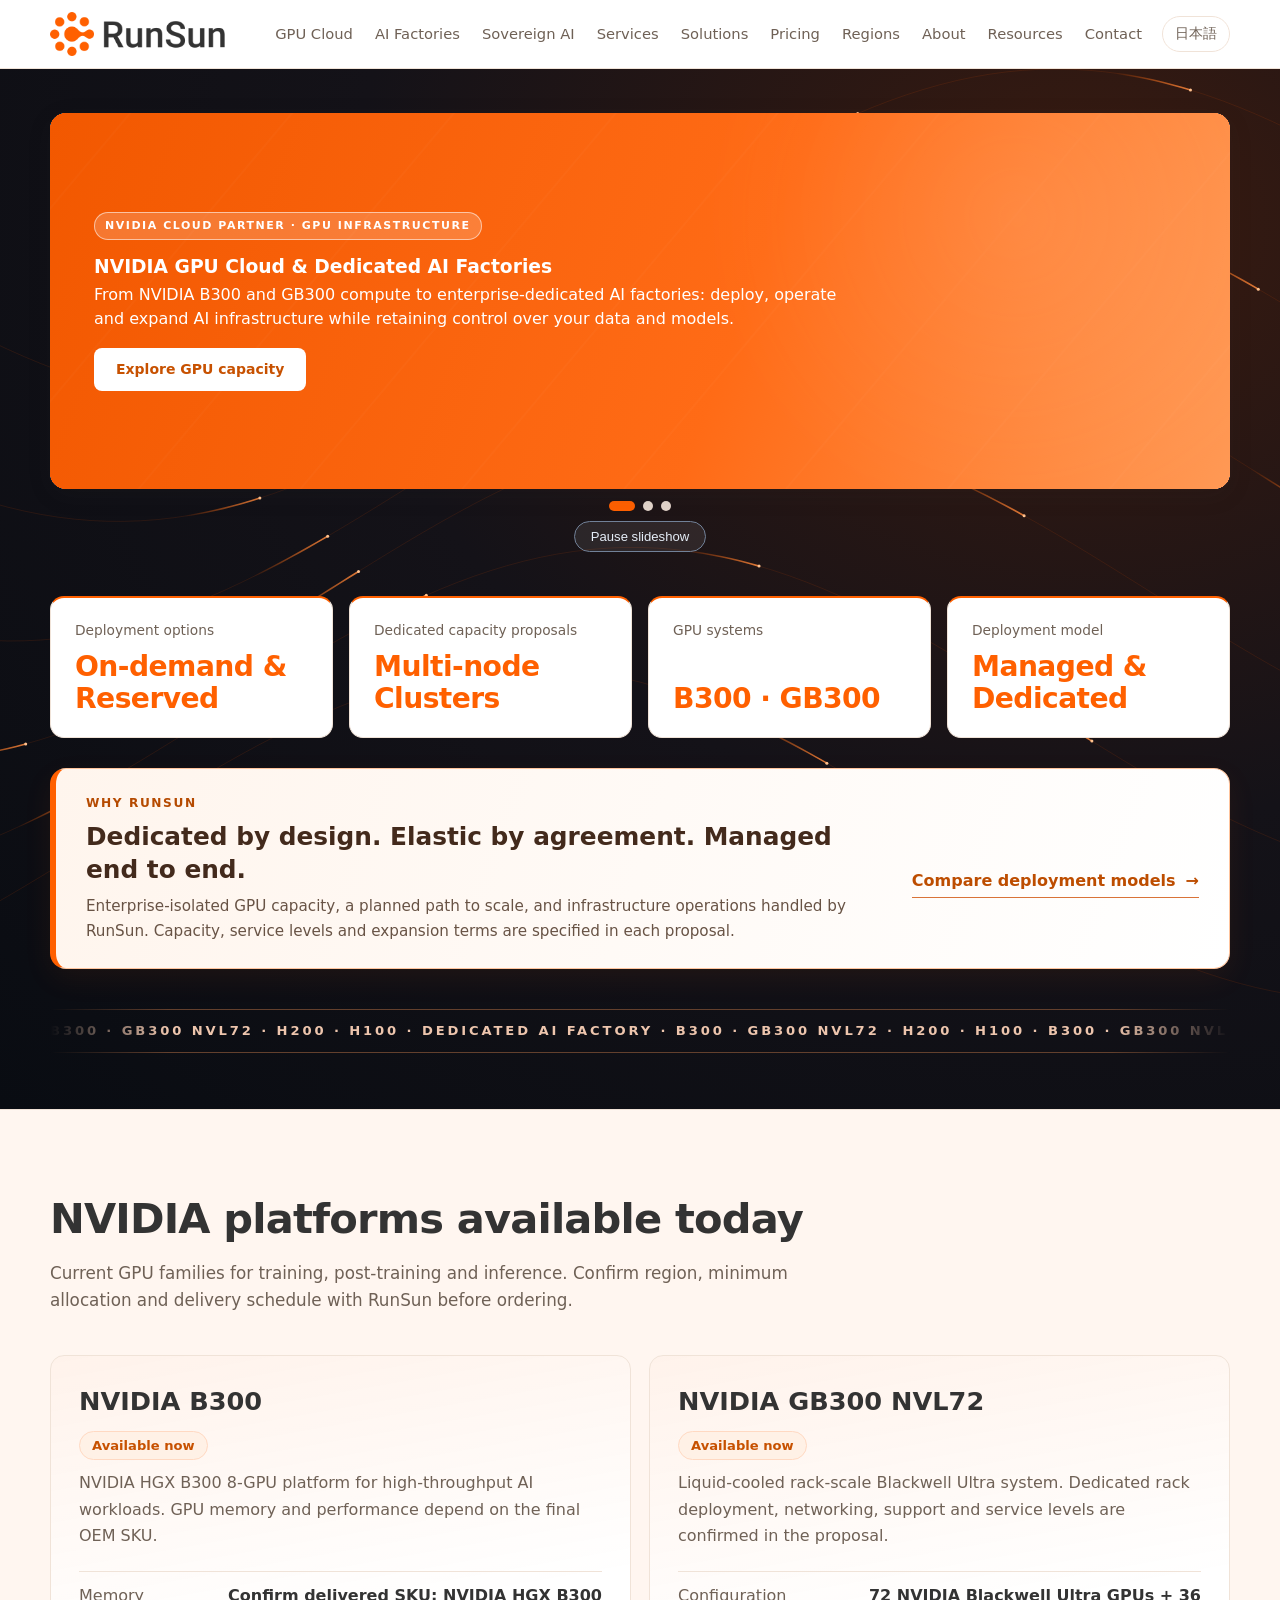
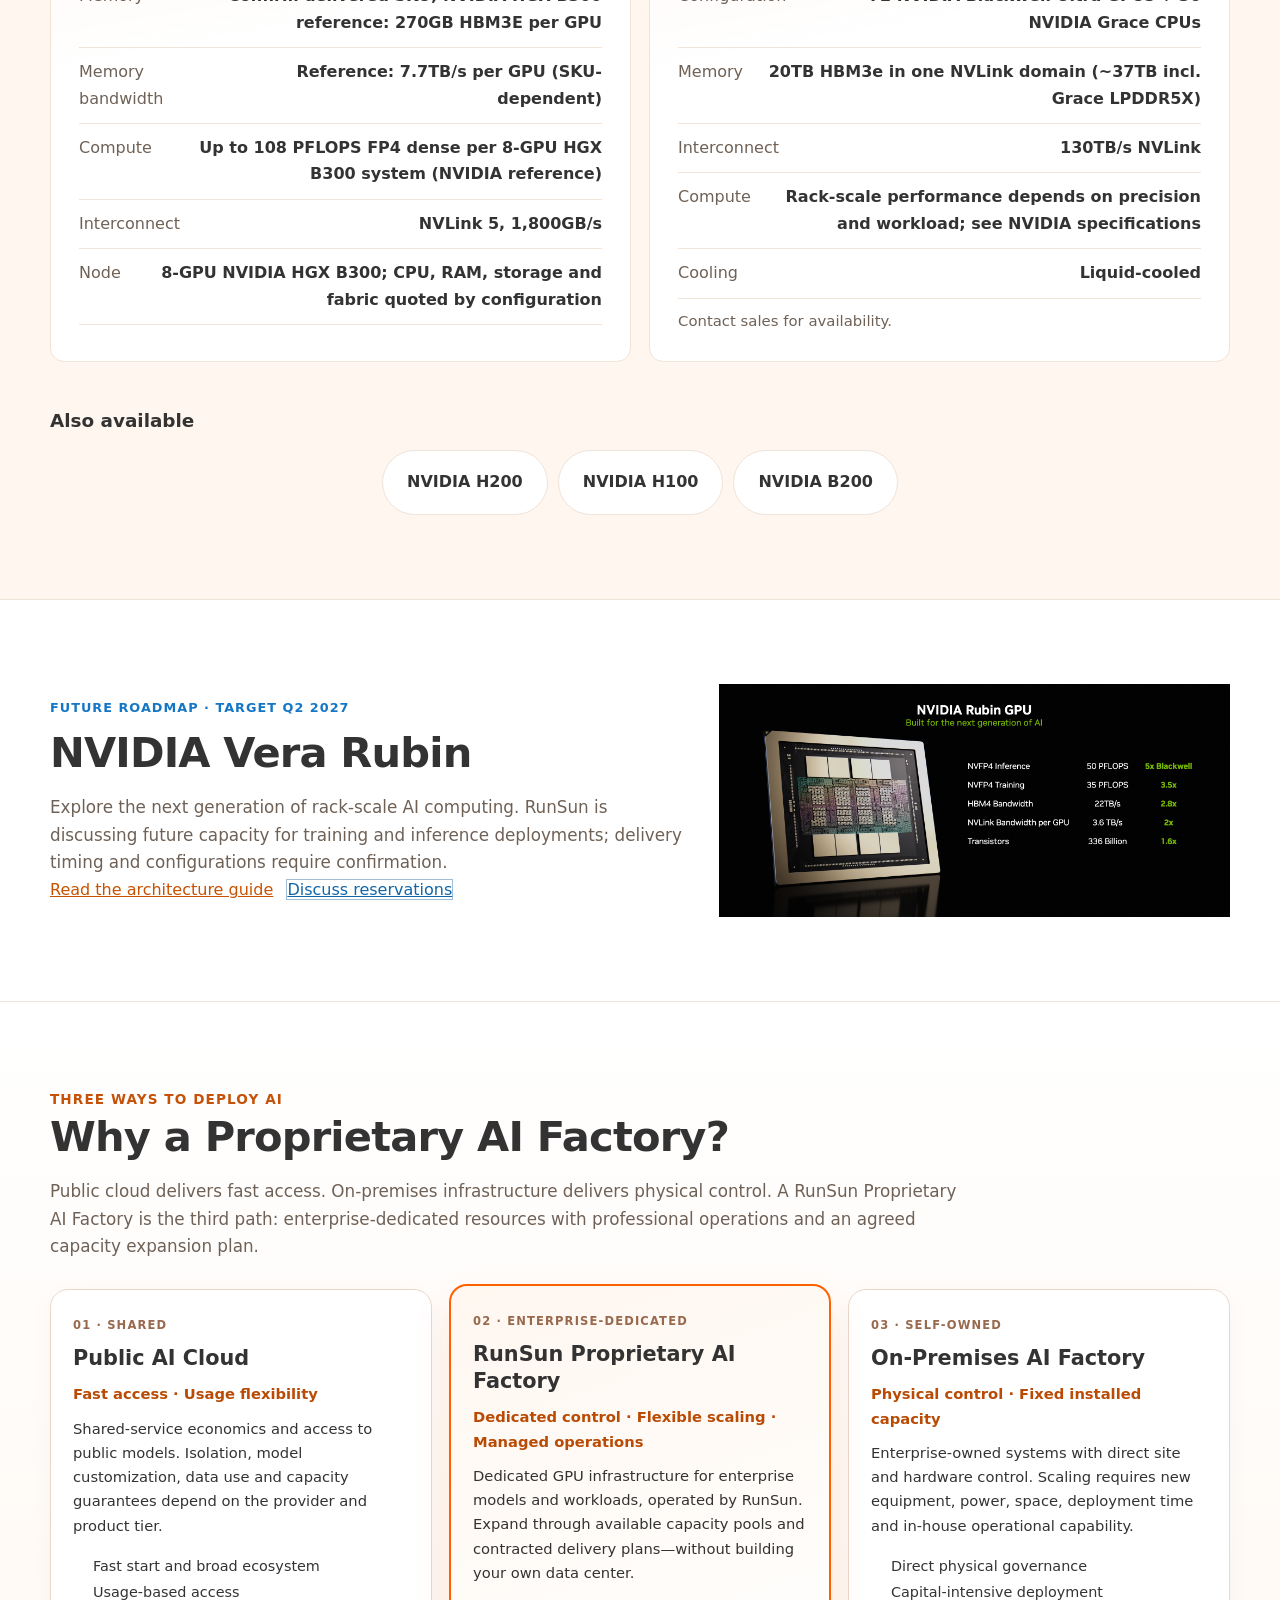
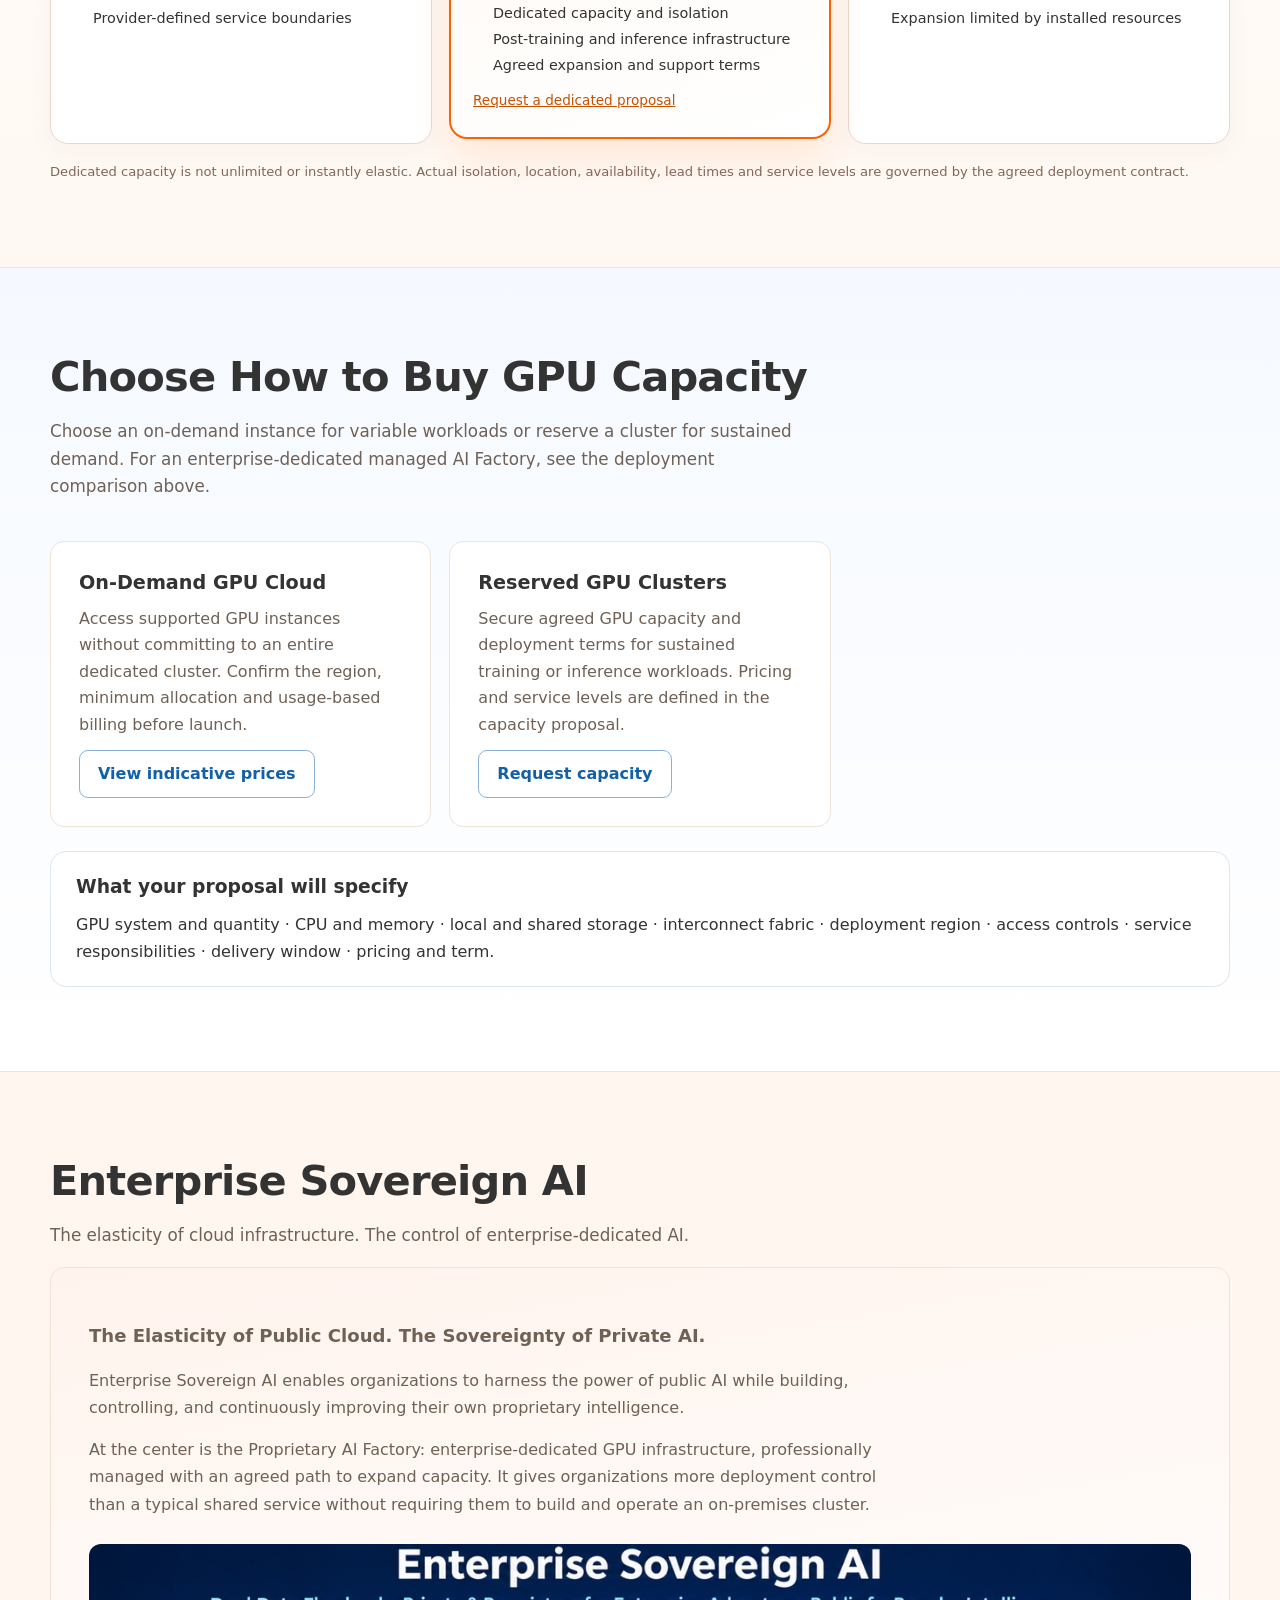
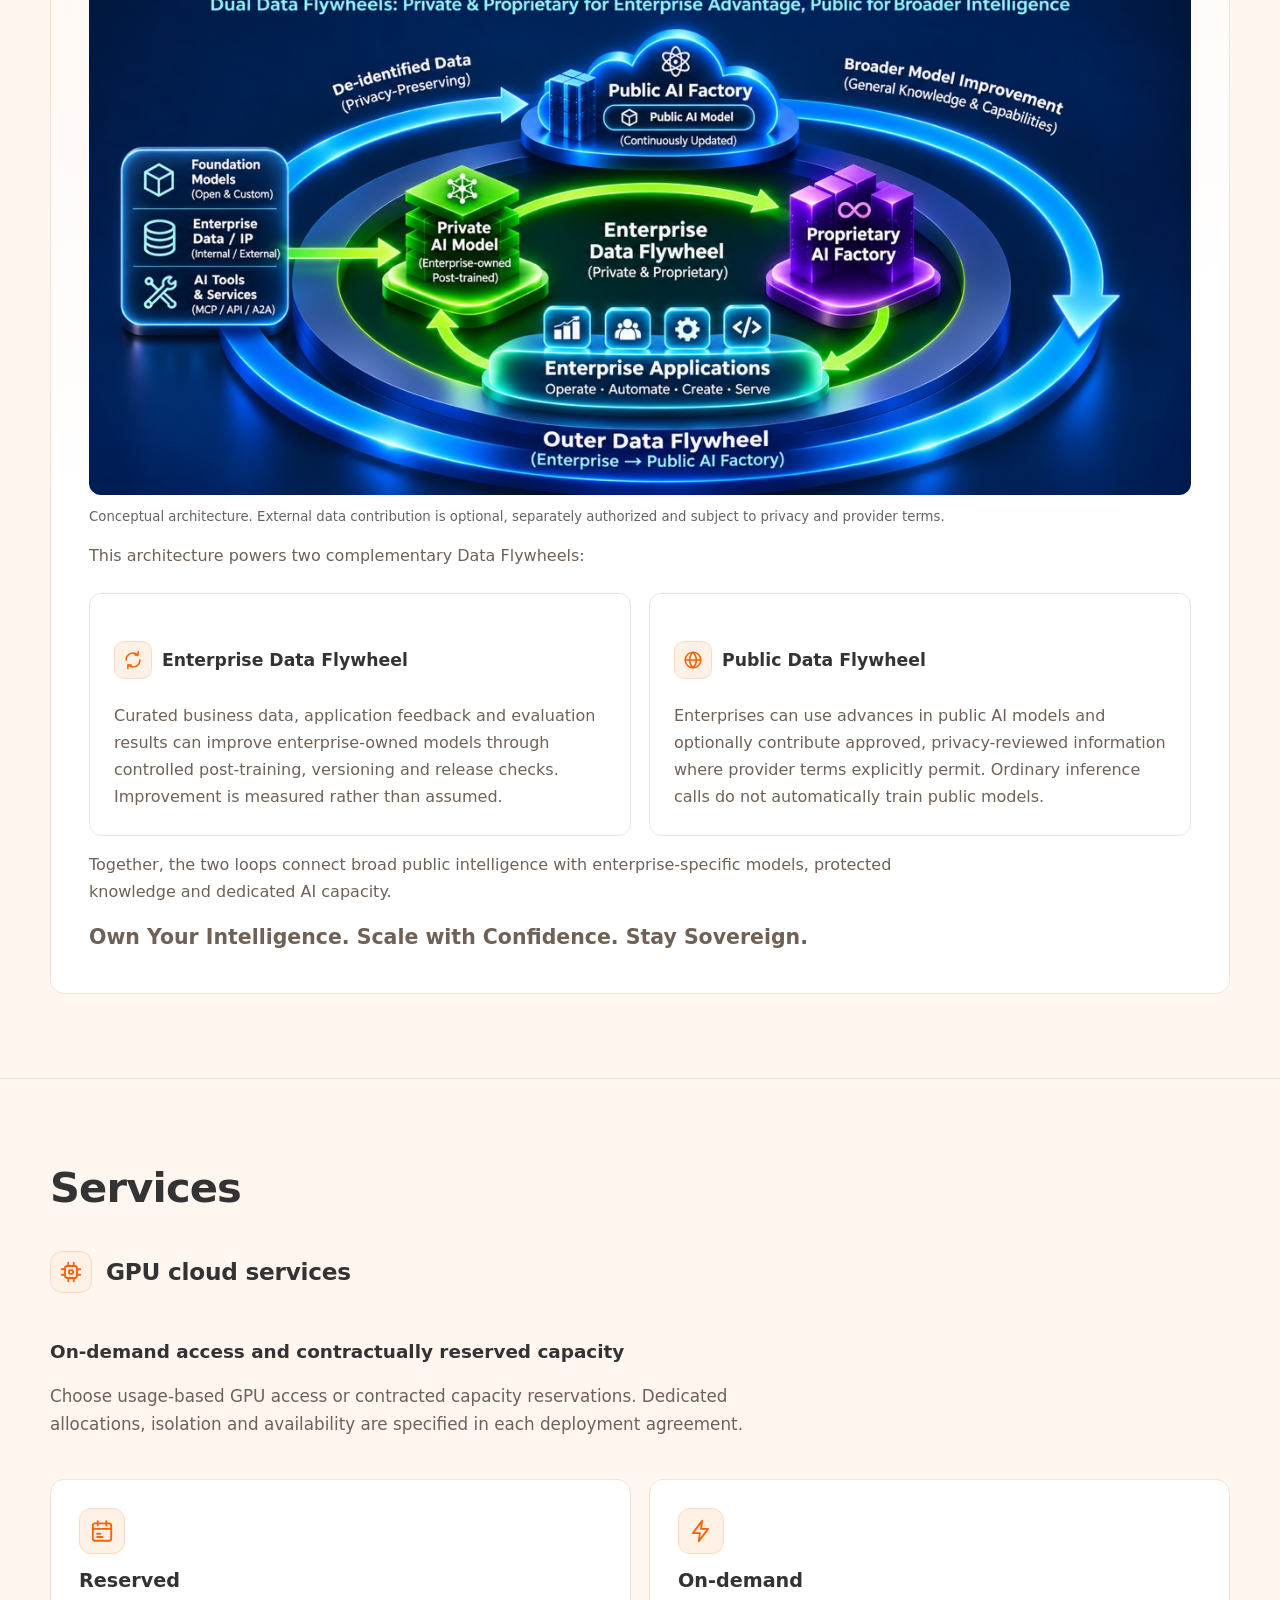
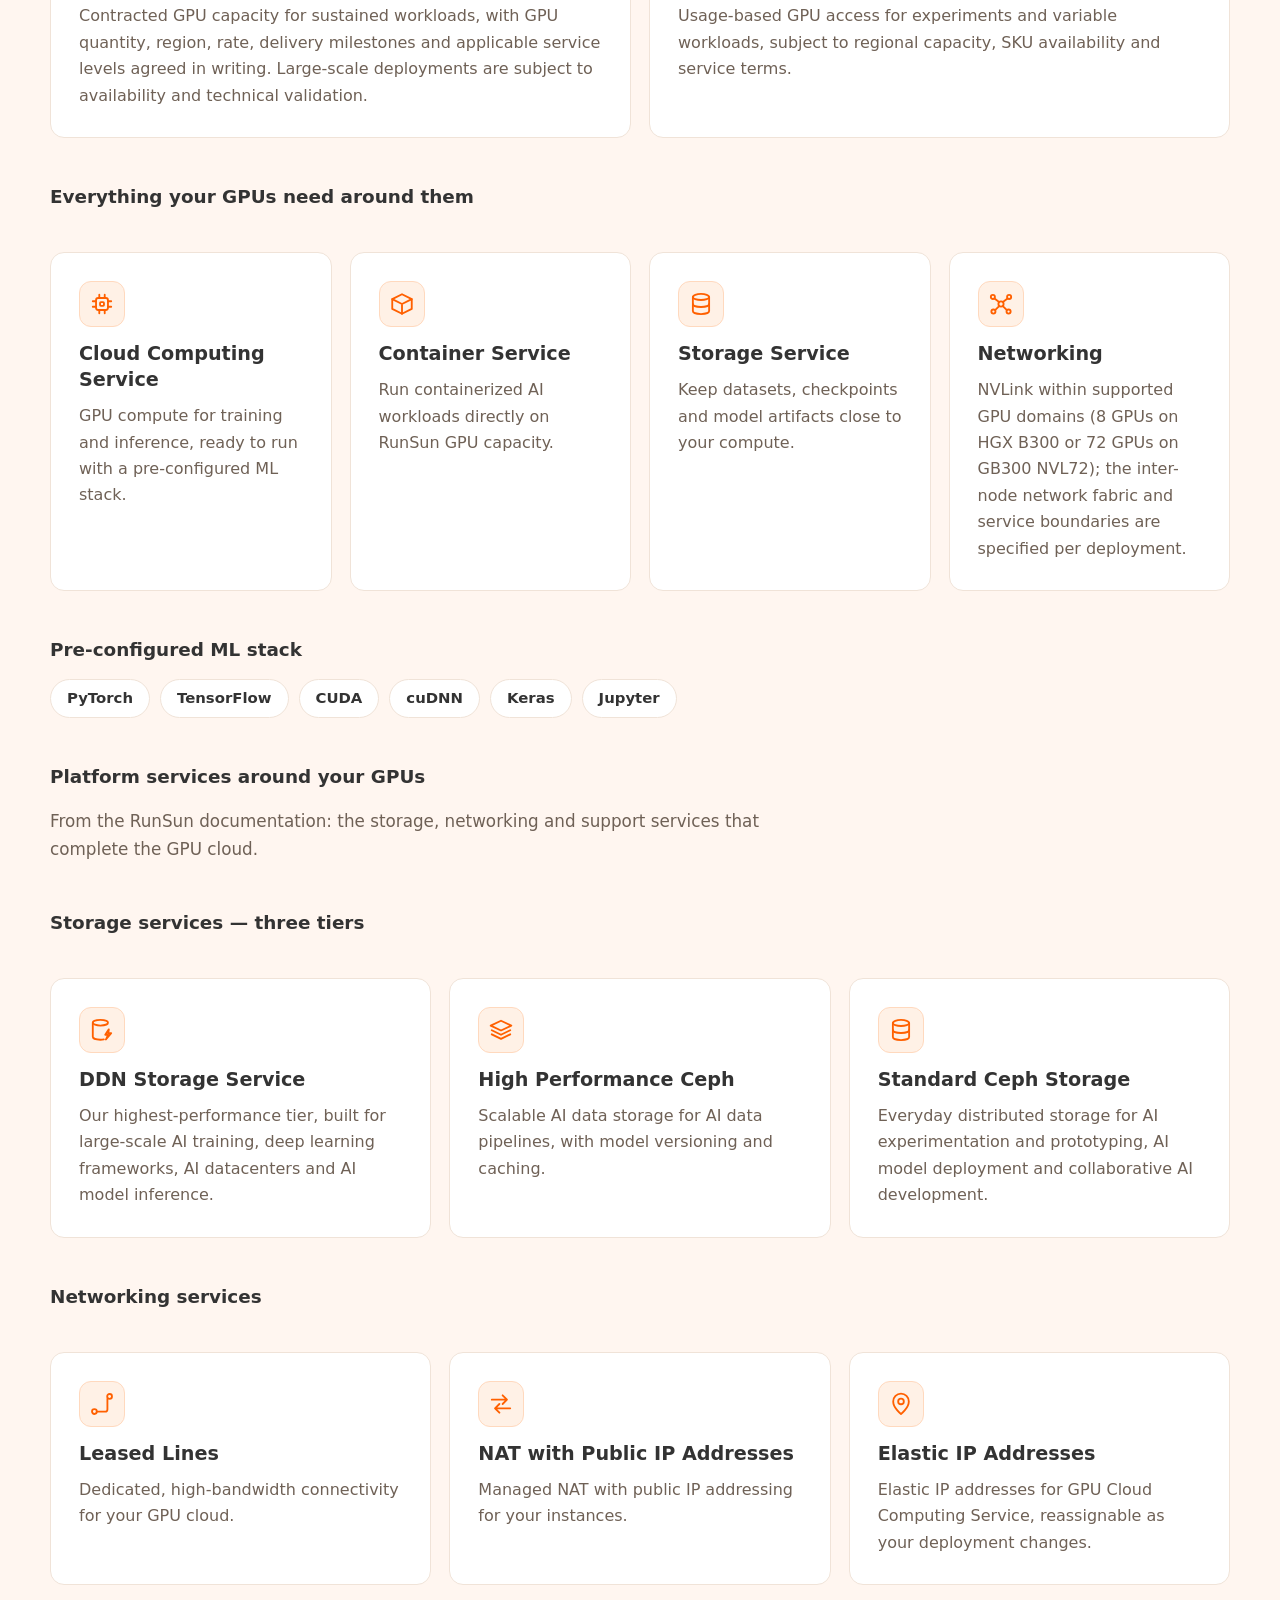
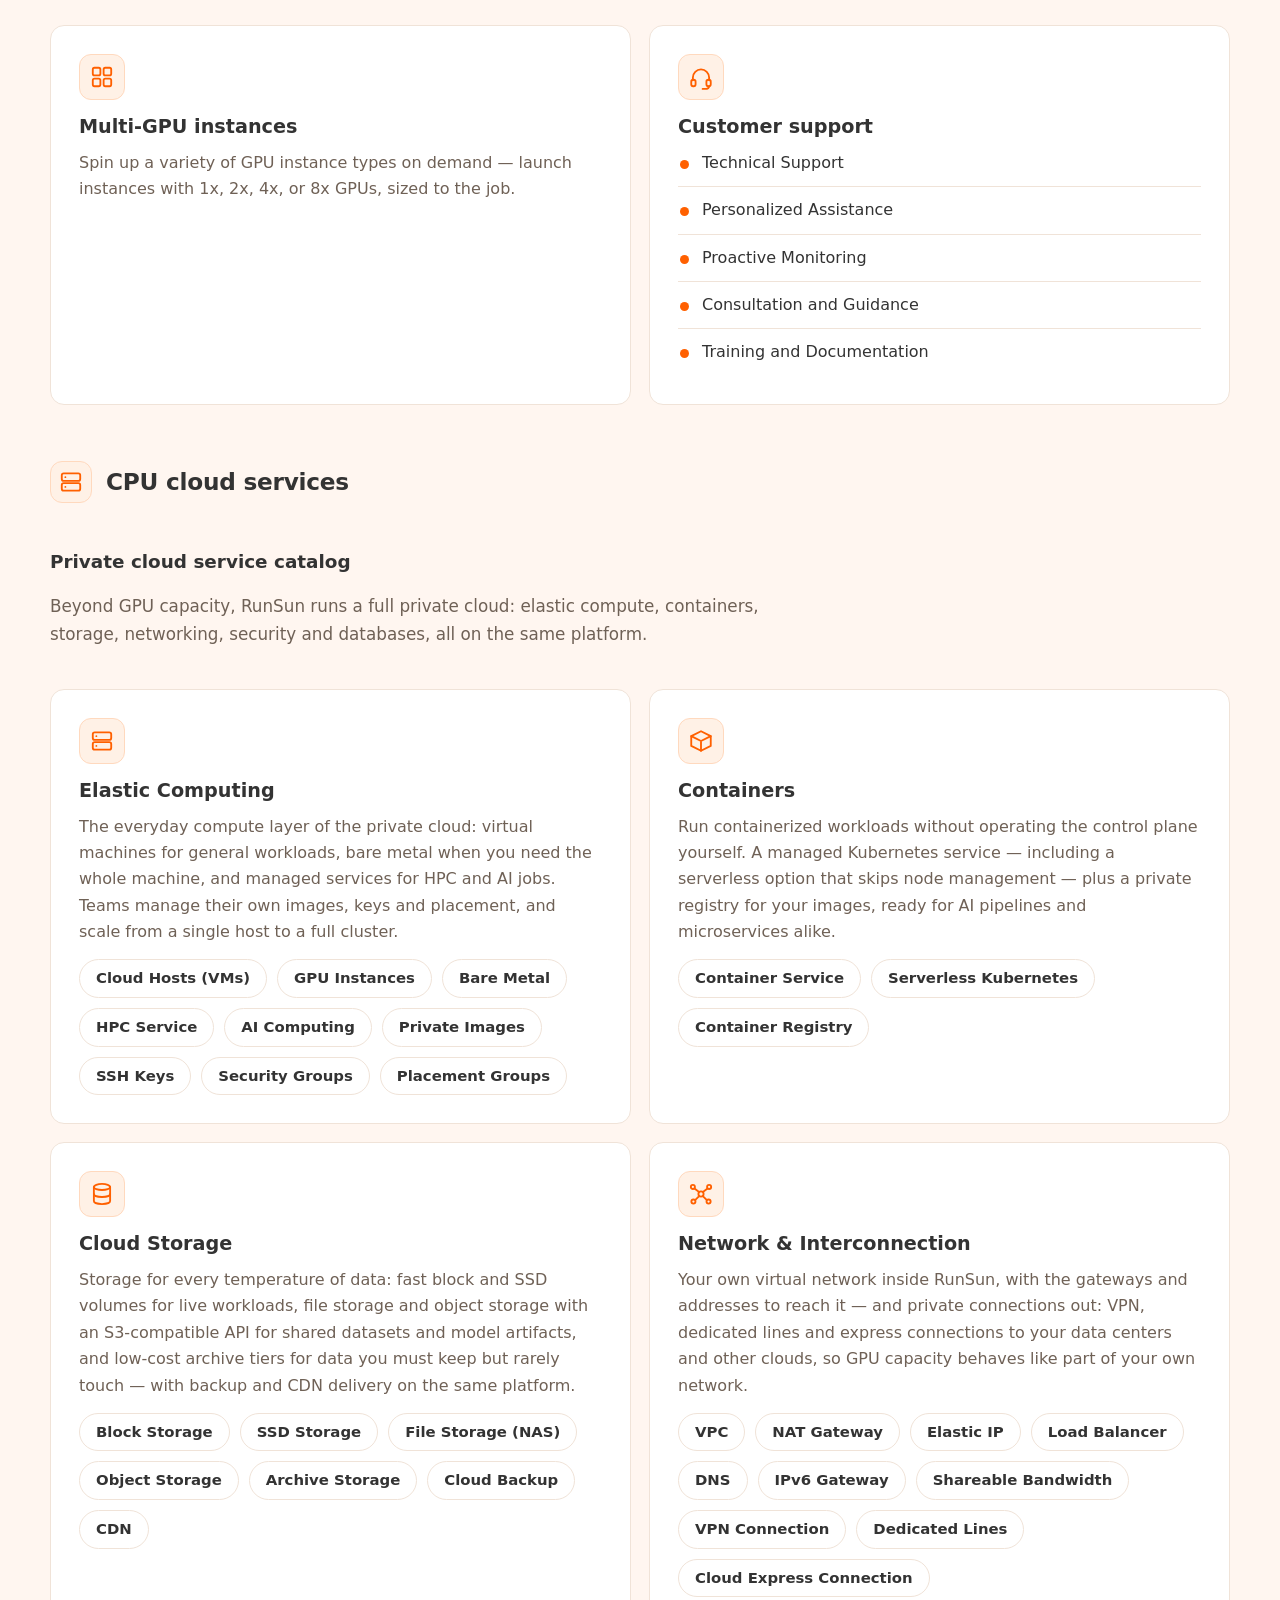
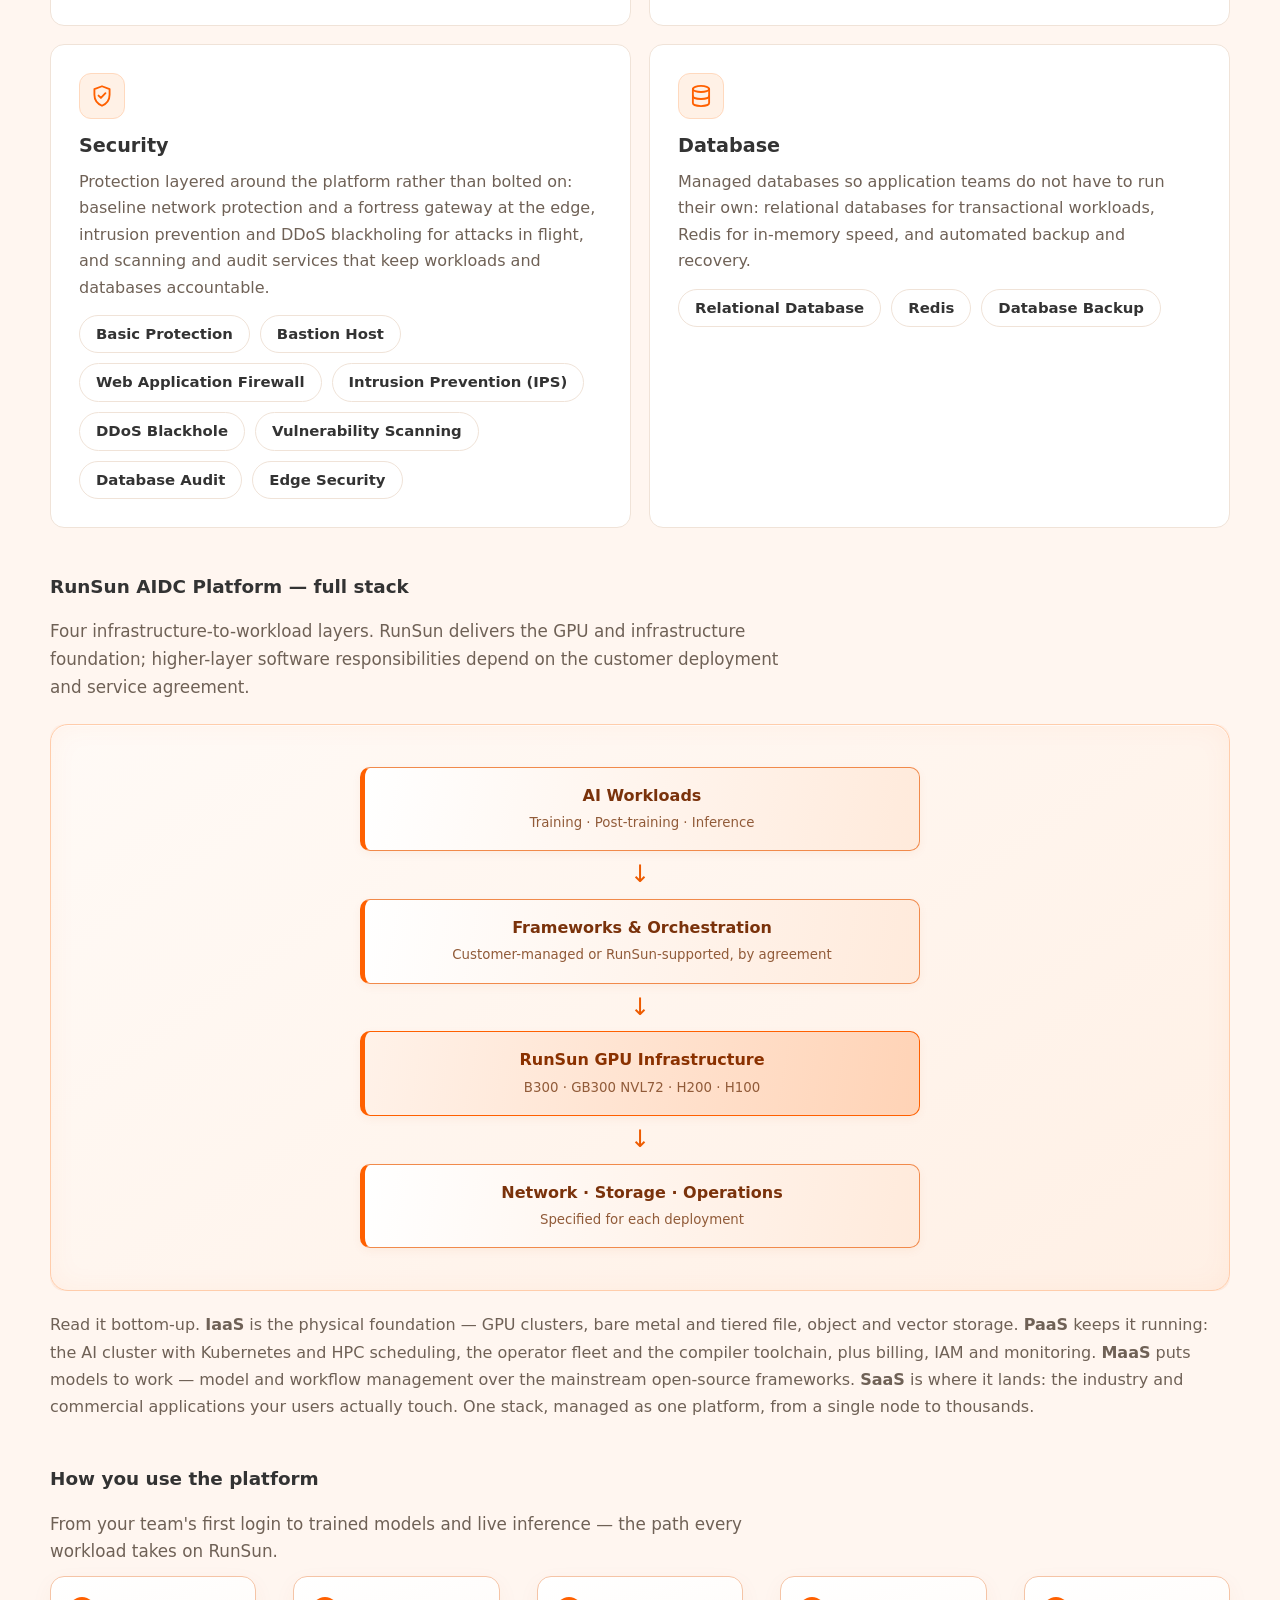
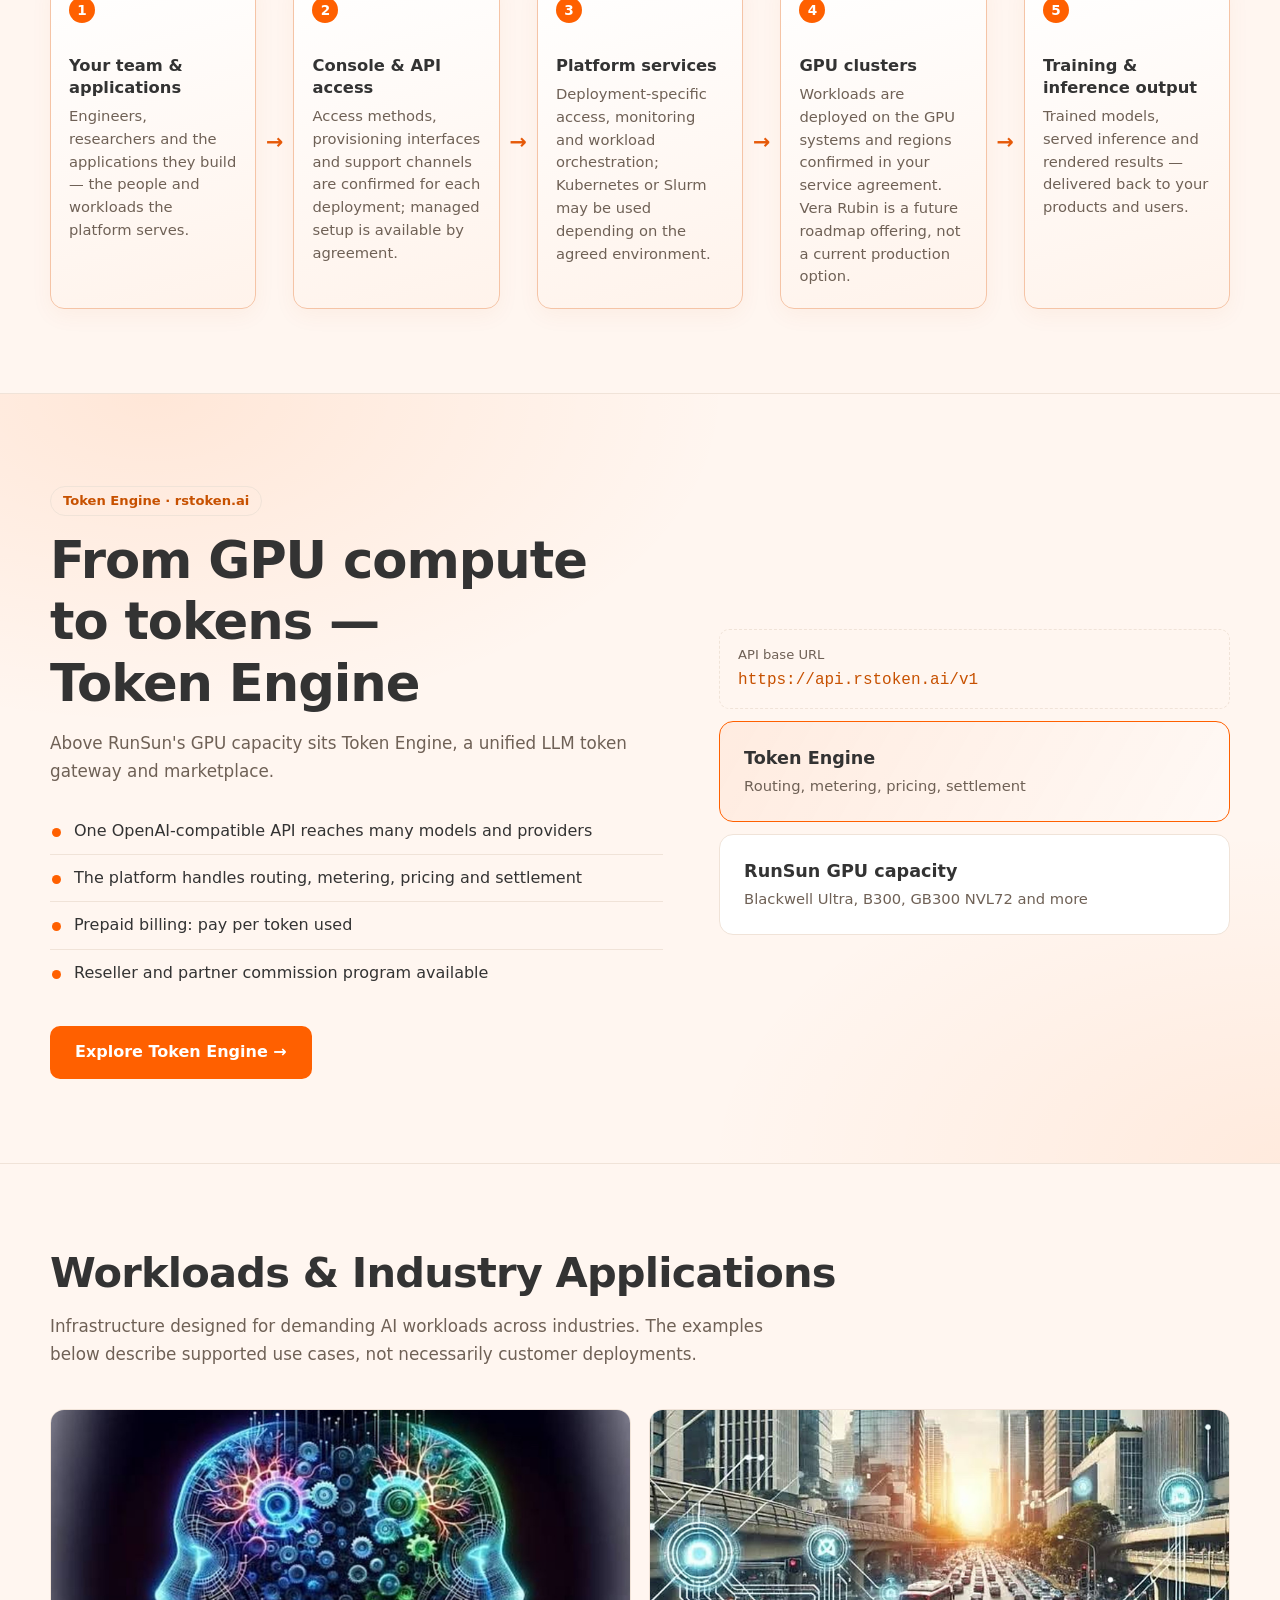
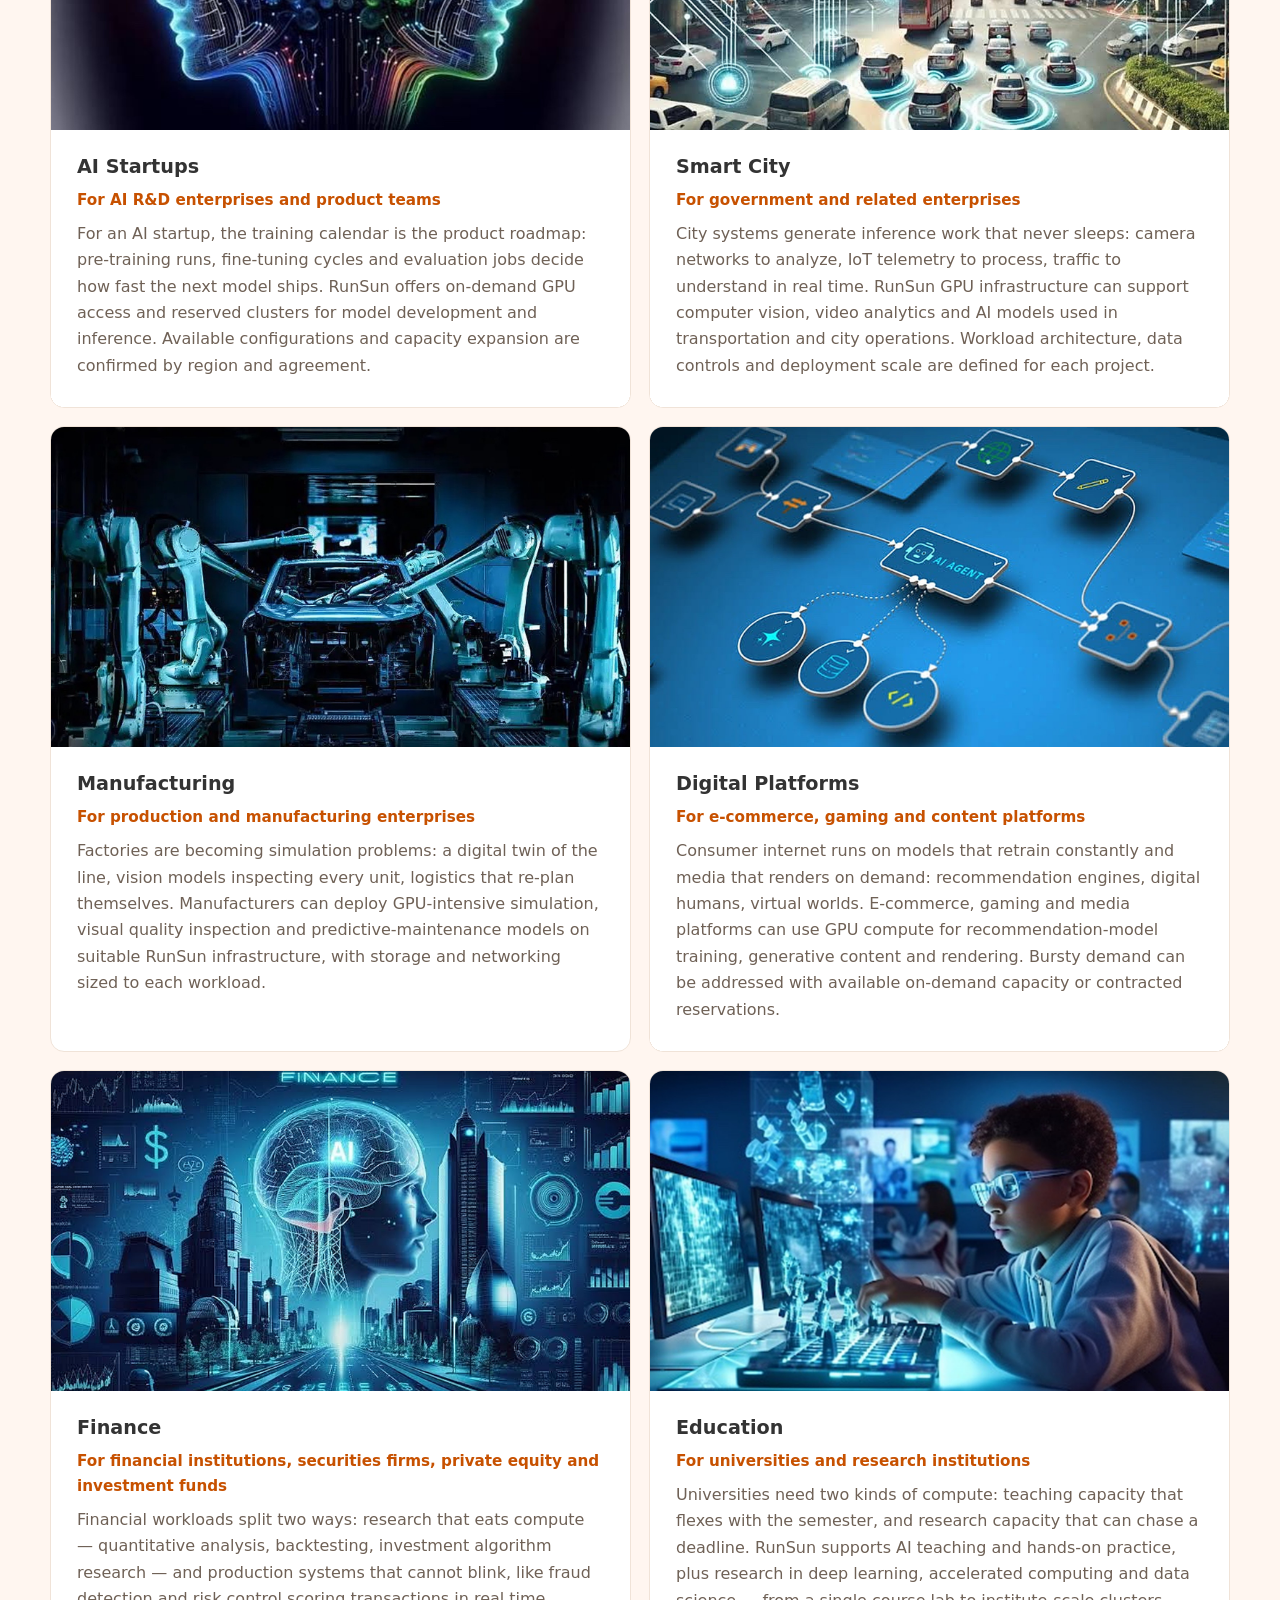
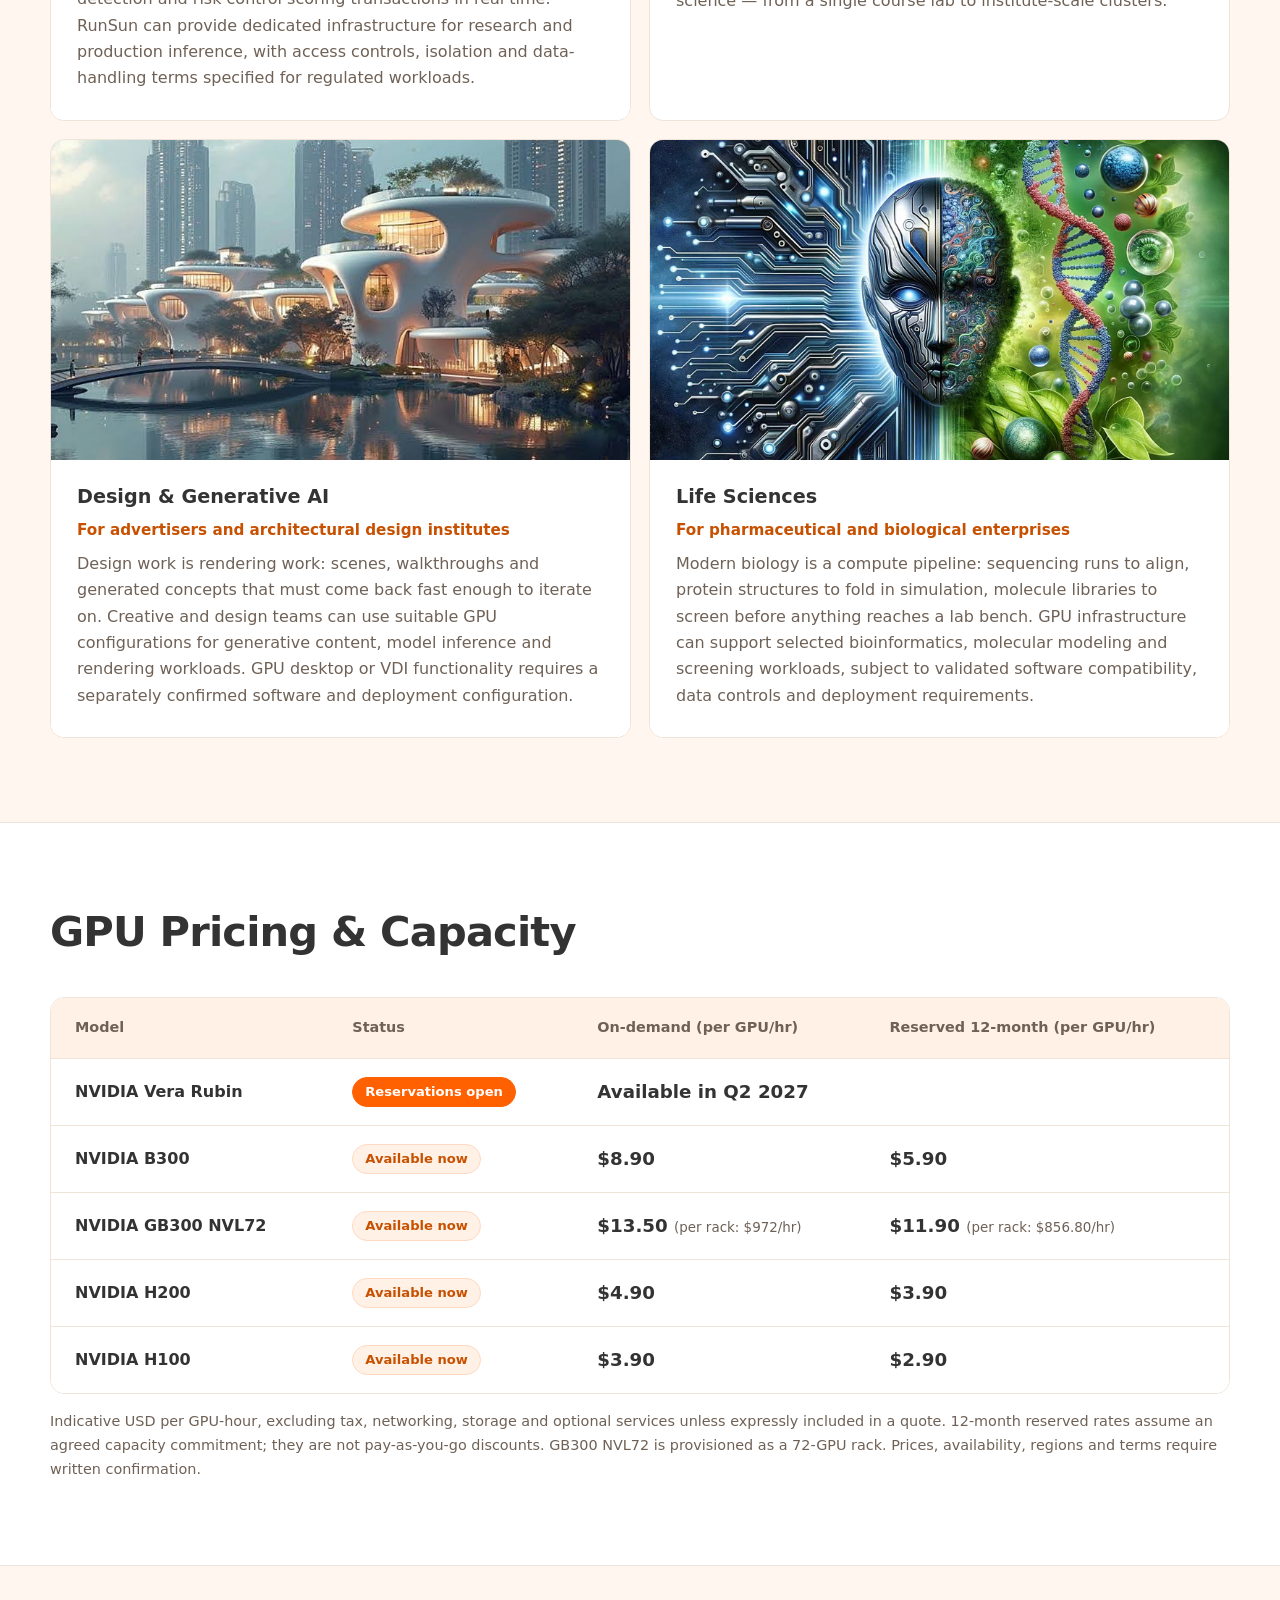
<file: site-en/index.html>
<!DOCTYPE html>

<html lang="en">
<head>
<meta charset="utf-8"/>
<meta content="width=device-width, initial-scale=1" name="viewport"/>
<title>RunSun Cloud | NVIDIA GPU Cloud. Dedicated AI Factories.</title>
<meta content="RunSun Cloud is a Singapore-headquartered NVIDIA Cloud Partner providing B300 and GB300 GPU cloud, reserved clusters and dedicated AI factories for training, post-training and inference." name="description"/>
<link href="style.css" rel="stylesheet"/>
<script>
    /* Enable the motion layer only when the visitor has not asked for
       reduced motion; script.js reveals the elements this class hides. */
    if (window.matchMedia && !window.matchMedia('(prefers-reduced-motion: reduce)').matches) {
      document.documentElement.classList.add('motion-ok');
    }
  </script>
<script defer="" src="script.js"></script>
<meta content="RunSun Cloud | NVIDIA GPU Cloud &amp; Dedicated AI Factories" property="og:title"/><meta content="Dedicated NVIDIA GPU infrastructure for training, post-training and inference." property="og:description"/><meta content="website" property="og:type"/><meta content="#081a37" name="theme-color"/></head>
<body><!-- Editorial redesign: November 2026. Commercial terms, partner marks and GPU configurations require internal validation before publication. -->
<a class="skip-link" href="#main">Skip to content</a>
<svg aria-hidden="true" focusable="false" height="0" style="position:absolute" width="0">
<defs>
<symbol id="ic-gpu" viewbox="0 0 24 24"><rect height="11" rx="2" width="11" x="6.5" y="6.5"></rect><rect height="3.6" rx="0.8" width="3.6" x="10.2" y="10.2"></rect><path d="M9.5 6.5V3.5M14.5 6.5V3.5M9.5 20.5v-3M14.5 20.5v-3M6.5 9.5H3.5M6.5 14.5H3.5M20.5 9.5h-3M20.5 14.5h-3"></path></symbol>
<symbol id="ic-calendar" viewbox="0 0 24 24"><rect height="16" rx="2" width="17" x="3.5" y="5"></rect><path d="M3.5 10h17M8 3v4M16 3v4M7.5 14.5h3M7.5 17.5h5"></path></symbol>
<symbol id="ic-bolt" viewbox="0 0 24 24"><path d="M13 2.5 4.5 14H11l-1 7.5L18.5 10H12z"></path></symbol>
<symbol id="ic-cloud" viewbox="0 0 24 24"><path d="M7 18.5h9.5a4.5 4.5 0 0 0 .9-8.85A6 6 0 0 0 5.7 11.1 3.8 3.8 0 0 0 7 18.5z"></path></symbol>
<symbol id="ic-box" viewbox="0 0 24 24"><path d="M12 3 21 7.5v9L12 21l-9-4.5v-9z"></path><path d="M3 7.5 12 12l9-4.5M12 12v9"></path></symbol>
<symbol id="ic-db" viewbox="0 0 24 24"><ellipse cx="12" cy="5.5" rx="7.5" ry="2.8"></ellipse><path d="M4.5 5.5v13c0 1.55 3.36 2.8 7.5 2.8s7.5-1.25 7.5-2.8v-13"></path><path d="M4.5 12c0 1.55 3.36 2.8 7.5 2.8s7.5-1.25 7.5-2.8"></path></symbol>
<symbol id="ic-db-fast" viewbox="0 0 24 24"><ellipse cx="10.5" cy="5.3" rx="7" ry="2.6"></ellipse><path d="M3.5 5.3v13c0 1.5 3.13 2.7 7 2.7 1.15 0 2.24-.1 3.2-.3"></path><path d="M18.3 11.4 15 16.4h2.6l-2 4.4 4.9-5.9h-2.7z"></path></symbol>
<symbol id="ic-layers" viewbox="0 0 24 24"><path d="M12 3.5 21.5 8 12 12.5 2.5 8z"></path><path d="M3.5 12.2 12 16.4l8.5-4.2"></path><path d="M3.5 16 12 20.2 20.5 16"></path></symbol>
<symbol id="ic-nodes" viewbox="0 0 24 24"><circle cx="12" cy="12" r="2.4"></circle><circle cx="4.5" cy="5.5" r="1.9"></circle><circle cx="19.5" cy="5.5" r="1.9"></circle><circle cx="5" cy="19" r="1.9"></circle><circle cx="19" cy="19" r="1.9"></circle><path d="M10.2 10.2 6 7M13.8 10.2 18 7M10.3 13.9l-3.5 3.5M13.7 13.9l3.5 3.5"></path></symbol>
<symbol id="ic-route" viewbox="0 0 24 24"><circle cx="5" cy="19" r="2.2"></circle><circle cx="19" cy="5" r="2.2"></circle><path d="M7.2 19H15a2 2 0 0 0 2-2V7.2"></path></symbol>
<symbol id="ic-swap" viewbox="0 0 24 24"><path d="M3.5 8h13M13.5 4l4 4-4 4"></path><path d="M20.5 16h-13M10.5 12l-4 4 4 4"></path></symbol>
<symbol id="ic-pin" viewbox="0 0 24 24"><path d="M12 21.2S4.8 15.6 4.8 9.6a7.2 7.2 0 1 1 14.4 0c0 6-7.2 11.6-7.2 11.6z"></path><circle cx="12" cy="9.6" r="2.6"></circle></symbol>
<symbol id="ic-grid" viewbox="0 0 24 24"><rect height="7" rx="1.5" width="7" x="3.5" y="3.5"></rect><rect height="7" rx="1.5" width="7" x="13.5" y="3.5"></rect><rect height="7" rx="1.5" width="7" x="3.5" y="13.5"></rect><rect height="7" rx="1.5" width="7" x="13.5" y="13.5"></rect></symbol>
<symbol id="ic-headset" viewbox="0 0 24 24"><path d="M4.5 15v-2.5a7.5 7.5 0 0 1 15 0V15"></path><rect height="6" rx="1.8" width="4" x="3" y="14.5"></rect><rect height="6" rx="1.8" width="4" x="17" y="14.5"></rect><path d="M19.5 20.5c0 1.7-1.8 2.5-4 2.5h-2"></path></symbol>
<symbol id="ic-server" viewbox="0 0 24 24"><rect height="7" rx="1.8" width="17" x="3.5" y="4"></rect><rect height="7" rx="1.8" width="17" x="3.5" y="13"></rect><path d="M6.8 7.5h.01M6.8 16.5h.01"></path></symbol>
<symbol id="ic-shield" viewbox="0 0 24 24"><path d="M12 3 5 5.6v5.2c0 4.6 3 8.4 7 10.2 4-1.8 7-5.6 7-10.2V5.6z"></path><path d="M8.8 11.6 11 13.8l4.2-4.4"></path></symbol>
<symbol id="ic-cycle" viewbox="0 0 24 24"><path d="M19.5 12a7.5 7.5 0 0 1-12.6 5.6M4.5 12a7.5 7.5 0 0 1 12.6-5.6"></path><path d="M17.6 2.8v3.6h-3.6M6.4 21.2v-3.6h3.6"></path></symbol>
<symbol id="ic-globe" viewbox="0 0 24 24"><circle cx="12" cy="12" r="8.5"></circle><path d="M3.5 12h17M12 3.5c2.5 2.4 3.7 5.2 3.7 8.5s-1.2 6.1-3.7 8.5c-2.5-2.4-3.7-5.2-3.7-8.5s1.2-6.1 3.7-8.5"></path></symbol>
<symbol id="ic-factory" viewbox="0 0 24 24"><path d="M3 21V10.5l6 4v-4l6 4V6.5h6V21"></path><path d="M2.5 21h19M6.8 17.8h.01M11 17.8h.01M15.2 17.8h.01"></path></symbol>
</defs>
</svg>
<header class="site-header">
<div class="wrap header-inner">
<a class="logo" href="#top"><img alt="RunSun" class="brand-logo" decoding="async" height="128" src="assets/runsun-logo.png" width="508"/></a>
<button aria-controls="site-nav" aria-expanded="false" class="menu-toggle" type="button">Menu</button>
<nav aria-label="Main" class="site-nav" id="site-nav">
<ul><li><a href="#flagship">GPU Cloud</a></li><li><a href="#factory-advantage">AI Factories</a></li><li><a href="#sovereign">Sovereign AI</a></li><li><a href="#services">Services</a></li><li><a href="#industries">Solutions</a></li><li><a href="#pricing">Pricing</a></li><li><a href="#regions">Regions</a></li><li><a href="#about">About</a></li><li><a href="rubin-guide.html">Resources</a></li><li><a href="#contact">Contact</a></li></ul>
</nav>
<a class="locale-link" href="../site-jp/" hreflang="ja" lang="ja">日本語</a>
</div>
</header>
<main id="main">
<!-- Hero: rotating banners -->
<section class="hero" id="top">
<div class="wrap">
<div class="carousel" id="hero-carousel">
<div class="stage">
<section class="slide s-en1 active">
<div class="inner">
<span class="badge">NVIDIA CLOUD PARTNER · GPU INFRASTRUCTURE</span>
<h1>NVIDIA GPU Cloud &amp; Dedicated AI Factories</h1>
<p>From NVIDIA B300 and GB300 compute to enterprise-dedicated AI factories: deploy, operate and expand AI infrastructure while retaining control over your data and models.</p>
<a class="cta" href="#flagship">Explore GPU capacity</a>
</div>
</section>
<section class="slide s-en2">
<div class="inner">
<span class="badge">AVAILABLE NOW</span>
<h2><span>B300</span> &amp; <span>GB300 NVL72</span> — Available Now</h2>
<p>Blackwell Ultra compute for training, post-training and inference. Choose on-demand access or request a dedicated capacity proposal.</p>
<div class="chips"><span>B300</span><span>GB300 NVL72</span><span>On-demand / Reserved</span></div>
<a class="cta" data-product="NVIDIA B300" href="#contact">Request a quote</a>
</div>
</section>
<section class="slide s-en3">
<div class="inner">
<span class="badge">REGIONS</span>
<h2>Global Presence — Singapore · United States · Thailand · Japan</h2>
<p>Four regional business and support hubs. GPU deployment locations, configurations and delivery schedules are confirmed in each proposal.</p>
<div class="regions">
<div><b>Singapore</b>Headquarters</div>
<div><b>United States</b>Regional presence</div>
<div><b>Thailand</b>Regional presence</div>
<div><b>Japan</b>Japanese-language support</div>
</div>
<a class="cta" href="#contact">Request a quote</a>
</div>
</section>
</div>
<div class="dots"></div><button aria-pressed="false" class="carousel-pause" id="carousel-pause" type="button">Pause slideshow</button>
</div>
<ul class="stats">
<li class="stat"><span class="stat-note">Deployment options</span><strong>On-demand &amp; Reserved</strong></li>
<li class="stat stat-fit"><span class="stat-note">Dedicated capacity proposals</span><strong>Multi-node Clusters</strong></li>
<li class="stat"><span class="stat-note">GPU systems</span><strong>B300 · GB300</strong></li>
<li class="stat"><span class="stat-note">Deployment model</span><strong>Managed &amp; Dedicated</strong></li>
</ul>
<div class="v3-factory-promise" aria-label="RunSun AI Factory value proposition"><span class="v3-promise-kicker">WHY RUNSUN</span><strong>Dedicated by design. Elastic by agreement. Managed end to end.</strong><p>Enterprise-isolated GPU capacity, a planned path to scale, and infrastructure operations handled by RunSun. Capacity, service levels and expansion terms are specified in each proposal.</p><a href="#factory-advantage">Compare deployment models <span aria-hidden="true">→</span></a></div>
<div aria-hidden="true" class="marquee reveal">
<div class="marquee-track">
<span>B300 · GB300 NVL72 · H200 · H100 · Dedicated AI Factory · B300 · GB300 NVL72 · H200 · H100 ·</span>
<span>B300 · GB300 NVL72 · H200 · H100 · Dedicated AI Factory · B300 · GB300 NVL72 · H200 · H100 ·</span>
</div>
</div>
</div>
</section>
<!-- About (formerly Why RunSun) -->
<section class="section section-alt" id="flagship">
<div class="wrap">
<h2>NVIDIA platforms available today</h2>
<p class="section-intro">Current GPU families for training, post-training and inference. Confirm region, minimum allocation and delivery schedule with RunSun before ordering.</p>
<div class="card-grid cols-2">
<article class="card card-flagship">
<h3>NVIDIA B300</h3>
<p class="status-line"><span class="status-tag status-available">Available now</span></p>
<p>NVIDIA HGX B300 8-GPU platform for high-throughput AI workloads. GPU memory and performance depend on the final OEM SKU.</p>
<dl class="specs">
<div><dt>Memory</dt><dd>Confirm delivered SKU; NVIDIA HGX B300 reference: 270GB HBM3E per GPU</dd></div>
<div><dt>Memory bandwidth</dt><dd>Reference: 7.7TB/s per GPU (SKU-dependent)</dd></div>
<div><dt>Compute</dt><dd>Up to 108 PFLOPS FP4 dense per 8-GPU HGX B300 system (NVIDIA reference)</dd></div>
<div><dt>Interconnect</dt><dd>NVLink 5, 1,800GB/s</dd></div>
<div><dt>Node</dt><dd>8-GPU NVIDIA HGX B300; CPU, RAM, storage and fabric quoted by configuration</dd></div>
</dl>
</article>
<article class="card card-flagship">
<h3>NVIDIA GB300 NVL72</h3>
<p class="status-line"><span class="status-tag status-available">Available now</span></p>
<p>Liquid-cooled rack-scale Blackwell Ultra system. Dedicated rack deployment, networking, support and service levels are confirmed in the proposal.</p>
<dl class="specs">
<div><dt>Configuration</dt><dd>72 NVIDIA Blackwell Ultra GPUs + 36 NVIDIA Grace CPUs</dd></div>
<div><dt>Memory</dt><dd>20TB HBM3e in one NVLink domain (~37TB incl. Grace LPDDR5X)</dd></div>
<div><dt>Interconnect</dt><dd>130TB/s NVLink</dd></div>
<div><dt>Compute</dt><dd>Rack-scale performance depends on precision and workload; see NVIDIA specifications</dd></div>
<div><dt>Cooling</dt><dd>Liquid-cooled</dd></div>
</dl>
<p class="note">Contact sales for availability.</p>
</article>
</div>
<h3 class="subhead">Also available</h3>
<ul class="chips">
<li>NVIDIA H200</li>
<li>NVIDIA H100</li>
<li>NVIDIA B200</li>
</ul>
</div>
</section>
<section class="section rubin-preview" id="gpus"><div class="wrap"><div class="roadmap-grid"><div><span class="eyebrow">FUTURE ROADMAP · TARGET Q2 2027</span><h2>NVIDIA Vera Rubin</h2><p class="section-intro">Explore the next generation of rack-scale AI computing. RunSun is discussing future capacity for training and inference deployments; delivery timing and configurations require confirmation.</p><a class="cta" href="rubin-guide.html">Read the architecture guide</a> <a class="cta cta-secondary" data-product="NVIDIA Vera Rubin (reservation)" href="#contact">Discuss reservations</a></div><img alt="NVIDIA Vera Rubin system concept image" decoding="async" height="856" loading="lazy" src="assets/rubin-gpu.png" width="1878"/></div></div></section>
<section class="section v3-advantage-section" id="factory-advantage"><div class="wrap"><span class="eyebrow">THREE WAYS TO DEPLOY AI</span><h2>Why a Proprietary AI Factory?</h2><p class="section-intro">Public cloud delivers fast access. On-premises infrastructure delivers physical control. A RunSun Proprietary AI Factory is the third path: enterprise-dedicated resources with professional operations and an agreed capacity expansion plan.</p><div class="v3-deployment-grid"><article class="v3-deployment-card"><span class="v3-card-type">01 · SHARED</span><h3>Public AI Cloud</h3><p class="v3-card-tag">Fast access · Usage flexibility</p><p>Shared-service economics and access to public models. Isolation, model customization, data use and capacity guarantees depend on the provider and product tier.</p><ul><li>Fast start and broad ecosystem</li><li>Usage-based access</li><li>Provider-defined service boundaries</li></ul></article><article class="v3-deployment-card v3-featured"><span class="v3-card-type">02 · ENTERPRISE-DEDICATED</span><h3>RunSun Proprietary AI Factory</h3><p class="v3-card-tag">Dedicated control · Flexible scaling · Managed operations</p><p>Dedicated GPU infrastructure for enterprise models and workloads, operated by RunSun. Expand through available capacity pools and contracted delivery plans—without building your own data center.</p><ul><li>Dedicated capacity and isolation</li><li>Post-training and inference infrastructure</li><li>Agreed expansion and support terms</li></ul><a class="cta" data-product="Proprietary AI Factory" href="#contact">Request a dedicated proposal</a></article><article class="v3-deployment-card"><span class="v3-card-type">03 · SELF-OWNED</span><h3>On-Premises AI Factory</h3><p class="v3-card-tag">Physical control · Fixed installed capacity</p><p>Enterprise-owned systems with direct site and hardware control. Scaling requires new equipment, power, space, deployment time and in-house operational capability.</p><ul><li>Direct physical governance</li><li>Capital-intensive deployment</li><li>Expansion limited by installed resources</li></ul></article></div><p class="v3-advantage-note">Dedicated capacity is not unlimited or instantly elastic. Actual isolation, location, availability, lead times and service levels are governed by the agreed deployment contract.</p></div></section>

<section class="section buying-section" id="deployment"><div class="wrap"><h2>Choose How to Buy GPU Capacity</h2><p class="section-intro">Choose an on-demand instance for variable workloads or reserve a cluster for sustained demand. For an enterprise-dedicated managed AI Factory, see the deployment comparison above.</p><div class="card-grid cols-3"><article class="card"><h3>On-Demand GPU Cloud</h3><p>Access supported GPU instances without committing to an entire dedicated cluster. Confirm the region, minimum allocation and usage-based billing before launch.</p><a class="cta cta-secondary" href="#pricing">View indicative prices</a></article><article class="card"><h3>Reserved GPU Clusters</h3><p>Secure agreed GPU capacity and deployment terms for sustained training or inference workloads. Pricing and service levels are defined in the capacity proposal.</p><a class="cta cta-secondary" data-product="Reserved GPU Cluster" href="#contact">Request capacity</a></article></div><div class="deployment-notes"><h3>What your proposal will specify</h3><p>GPU system and quantity · CPU and memory · local and shared storage · interconnect fabric · deployment region · access controls · service responsibilities · delivery window · pricing and term.</p></div></div></section>
<section class="section section-alt sovereign-section" id="sovereign"><div class="wrap"><h2>Enterprise Sovereign AI</h2><p class="section-intro">The elasticity of cloud infrastructure. The control of enterprise-dedicated AI.</p><div class="sovereign">
<p class="sovereign-tag">The Elasticity of Public Cloud. The Sovereignty of Private AI.</p>
<p>Enterprise Sovereign AI enables organizations to harness the power of public AI while building, controlling, and continuously improving their own proprietary intelligence.</p>
<p>At the center is the Proprietary AI Factory: enterprise-dedicated GPU infrastructure, professionally managed with an agreed path to expand capacity. It gives organizations more deployment control than a typical shared service without requiring them to build and operate an on-premises cluster.</p>
<figure class="sovereign-figure">
<img alt="Enterprise Sovereign AI diagram: two data flywheels — the Enterprise Data Flywheel (private and proprietary) and the outer Public Data Flywheel — turning around the Proprietary AI Factory" decoding="async" height="630" loading="lazy" src="assets/sovereign-ai-flywheels.jpg" width="1260"/>
<figcaption>Conceptual architecture. External data contribution is optional, separately authorized and subject to privacy and provider terms.</figcaption></figure><p>This architecture powers two complementary Data Flywheels:</p>
<div class="sovereign-grid">
<div class="sovereign-card">
<h4><span aria-hidden="true" class="card-icon"><svg viewbox="0 0 24 24"><use href="#ic-cycle"></use></svg></span> Enterprise Data Flywheel</h4>
<p>Curated business data, application feedback and evaluation results can improve enterprise-owned models through controlled post-training, versioning and release checks. Improvement is measured rather than assumed.</p>
</div>
<div class="sovereign-card">
<h4><span aria-hidden="true" class="card-icon"><svg viewbox="0 0 24 24"><use href="#ic-globe"></use></svg></span> Public Data Flywheel</h4>
<p>Enterprises can use advances in public AI models and optionally contribute approved, privacy-reviewed information where provider terms explicitly permit. Ordinary inference calls do not automatically train public models.</p>
</div>
</div>
<p>Together, the two loops connect broad public intelligence with enterprise-specific models, protected knowledge and dedicated AI capacity.</p>
<p class="sovereign-close">Own Your Intelligence. Scale with Confidence. Stay Sovereign.</p>
</div></div></section>
<section class="section section-alt" id="services">
<div class="wrap">
<h2>Services</h2>
<h3 class="services-part first"><span aria-hidden="true" class="card-icon"><svg viewbox="0 0 24 24"><use href="#ic-gpu"></use></svg></span>GPU cloud services</h3>
<h3 class="subhead">On-demand access and contractually reserved capacity</h3>
<p class="section-intro">Choose usage-based GPU access or contracted capacity reservations. Dedicated allocations, isolation and availability are specified in each deployment agreement.</p>
<div class="card-grid cols-2">
<article class="card">
<span aria-hidden="true" class="card-icon"><svg viewbox="0 0 24 24"><use href="#ic-calendar"></use></svg></span>
<h3>Reserved</h3>
<p>Contracted GPU capacity for sustained workloads, with GPU quantity, region, rate, delivery milestones and applicable service levels agreed in writing. Large-scale deployments are subject to availability and technical validation.</p>
</article>
<article class="card">
<span aria-hidden="true" class="card-icon"><svg viewbox="0 0 24 24"><use href="#ic-bolt"></use></svg></span>
<h3>On-demand</h3>
<p>Usage-based GPU access for experiments and variable workloads, subject to regional capacity, SKU availability and service terms.</p>
</article>
</div>
<h3 class="subhead">Everything your GPUs need around them</h3>
<div class="card-grid cols-4">
<article class="card">
<span aria-hidden="true" class="card-icon"><svg viewbox="0 0 24 24"><use href="#ic-gpu"></use></svg></span>
<h3>Cloud Computing Service</h3>
<p>GPU compute for training and inference, ready to run with a pre-configured ML stack.</p>
</article>
<article class="card">
<span aria-hidden="true" class="card-icon"><svg viewbox="0 0 24 24"><use href="#ic-box"></use></svg></span>
<h3>Container Service</h3>
<p>Run containerized AI workloads directly on RunSun GPU capacity.</p>
</article>
<article class="card">
<span aria-hidden="true" class="card-icon"><svg viewbox="0 0 24 24"><use href="#ic-db"></use></svg></span>
<h3>Storage Service</h3>
<p>Keep datasets, checkpoints and model artifacts close to your compute.</p>
</article>
<article class="card">
<span aria-hidden="true" class="card-icon"><svg viewbox="0 0 24 24"><use href="#ic-nodes"></use></svg></span>
<h3>Networking</h3>
<p>NVLink within supported GPU domains (8 GPUs on HGX B300 or 72 GPUs on GB300 NVL72); the inter-node network fabric and service boundaries are specified per deployment.</p>
</article>
</div>
<h3 class="subhead">Pre-configured ML stack</h3>
<ul class="chips">
<li>PyTorch</li>
<li>TensorFlow</li>
<li>CUDA</li>
<li>cuDNN</li>
<li>Keras</li>
<li>Jupyter</li>
</ul>
<h3 class="subhead">Platform services around your GPUs</h3>
<p class="section-intro">From the RunSun documentation: the storage, networking and support services that complete the GPU cloud.</p>
<h3 class="subhead">Storage services — three tiers</h3>
<div class="card-grid cols-3">
<article class="card">
<span aria-hidden="true" class="card-icon"><svg viewbox="0 0 24 24"><use href="#ic-db-fast"></use></svg></span>
<h3>DDN Storage Service</h3>
<p>Our highest-performance tier, built for large-scale AI training, deep learning frameworks, AI datacenters and AI model inference.</p>
</article>
<article class="card">
<span aria-hidden="true" class="card-icon"><svg viewbox="0 0 24 24"><use href="#ic-layers"></use></svg></span>
<h3>High Performance Ceph</h3>
<p>Scalable AI data storage for AI data pipelines, with model versioning and caching.</p>
</article>
<article class="card">
<span aria-hidden="true" class="card-icon"><svg viewbox="0 0 24 24"><use href="#ic-db"></use></svg></span>
<h3>Standard Ceph Storage</h3>
<p>Everyday distributed storage for AI experimentation and prototyping, AI model deployment and collaborative AI development.</p>
</article>
</div>
<h3 class="subhead">Networking services</h3>
<div class="card-grid cols-3">
<article class="card">
<span aria-hidden="true" class="card-icon"><svg viewbox="0 0 24 24"><use href="#ic-route"></use></svg></span>
<h3>Leased Lines</h3>
<p>Dedicated, high-bandwidth connectivity for your GPU cloud.</p>
</article>
<article class="card">
<span aria-hidden="true" class="card-icon"><svg viewbox="0 0 24 24"><use href="#ic-swap"></use></svg></span>
<h3>NAT with Public IP Addresses</h3>
<p>Managed NAT with public IP addressing for your instances.</p>
</article>
<article class="card">
<span aria-hidden="true" class="card-icon"><svg viewbox="0 0 24 24"><use href="#ic-pin"></use></svg></span>
<h3>Elastic IP Addresses</h3>
<p>Elastic IP addresses for GPU Cloud Computing Service, reassignable as your deployment changes.</p>
</article>
</div>
<div class="card-grid cols-2">
<article class="card">
<span aria-hidden="true" class="card-icon"><svg viewbox="0 0 24 24"><use href="#ic-grid"></use></svg></span>
<h3>Multi-GPU instances</h3>
<p>Spin up a variety of GPU instance types on demand — launch instances with 1x, 2x, 4x, or 8x GPUs, sized to the job.</p>
</article>
<article class="card">
<span aria-hidden="true" class="card-icon"><svg viewbox="0 0 24 24"><use href="#ic-headset"></use></svg></span>
<h3>Customer support</h3>
<ul class="tick-list">
<li>Technical Support</li>
<li>Personalized Assistance</li>
<li>Proactive Monitoring</li>
<li>Consultation and Guidance</li>
<li>Training and Documentation</li>
</ul>
</article>
</div>
<h3 class="services-part"><span aria-hidden="true" class="card-icon"><svg viewbox="0 0 24 24"><use href="#ic-server"></use></svg></span>CPU cloud services</h3><h3 class="subhead">Private cloud service catalog</h3>
<p class="section-intro">Beyond GPU capacity, RunSun runs a full private cloud: elastic compute, containers, storage, networking, security and databases, all on the same platform.</p>
<div class="card-grid cols-2">
<article class="card">
<span aria-hidden="true" class="card-icon"><svg viewbox="0 0 24 24"><use href="#ic-server"></use></svg></span>
<h3>Elastic Computing</h3>
<p>The everyday compute layer of the private cloud: virtual machines for general workloads, bare metal when you need the whole machine, and managed services for HPC and AI jobs. Teams manage their own images, keys and placement, and scale from a single host to a full cluster.</p>
<ul class="chips">
<li>Cloud Hosts (VMs)</li>
<li>GPU Instances</li>
<li>Bare Metal</li>
<li>HPC Service</li>
<li>AI Computing</li>
<li>Private Images</li>
<li>SSH Keys</li>
<li>Security Groups</li>
<li>Placement Groups</li>
</ul>
</article>
<article class="card">
<span aria-hidden="true" class="card-icon"><svg viewbox="0 0 24 24"><use href="#ic-box"></use></svg></span>
<h3>Containers</h3>
<p>Run containerized workloads without operating the control plane yourself. A managed Kubernetes service — including a serverless option that skips node management — plus a private registry for your images, ready for AI pipelines and microservices alike.</p>
<ul class="chips">
<li>Container Service</li>
<li>Serverless Kubernetes</li>
<li>Container Registry</li>
</ul>
</article>
<article class="card">
<span aria-hidden="true" class="card-icon"><svg viewbox="0 0 24 24"><use href="#ic-db"></use></svg></span>
<h3>Cloud Storage</h3>
<p>Storage for every temperature of data: fast block and SSD volumes for live workloads, file storage and object storage with an S3-compatible API for shared datasets and model artifacts, and low-cost archive tiers for data you must keep but rarely touch — with backup and CDN delivery on the same platform.</p>
<ul class="chips">
<li>Block Storage</li>
<li>SSD Storage</li>
<li>File Storage (NAS)</li>
<li>Object Storage</li>
<li>Archive Storage</li>
<li>Cloud Backup</li>
<li>CDN</li>
</ul>
</article>
<article class="card">
<span aria-hidden="true" class="card-icon"><svg viewbox="0 0 24 24"><use href="#ic-nodes"></use></svg></span>
<h3>Network &amp; Interconnection</h3>
<p>Your own virtual network inside RunSun, with the gateways and addresses to reach it — and private connections out: VPN, dedicated lines and express connections to your data centers and other clouds, so GPU capacity behaves like part of your own network.</p>
<ul class="chips">
<li>VPC</li>
<li>NAT Gateway</li>
<li>Elastic IP</li>
<li>Load Balancer</li>
<li>DNS</li>
<li>IPv6 Gateway</li>
<li>Shareable Bandwidth</li>
<li>VPN Connection</li>
<li>Dedicated Lines</li>
<li>Cloud Express Connection</li>
</ul>
</article>
<article class="card">
<span aria-hidden="true" class="card-icon"><svg viewbox="0 0 24 24"><use href="#ic-shield"></use></svg></span>
<h3>Security</h3>
<p>Protection layered around the platform rather than bolted on: baseline network protection and a fortress gateway at the edge, intrusion prevention and DDoS blackholing for attacks in flight, and scanning and audit services that keep workloads and databases accountable.</p>
<ul class="chips">
<li>Basic Protection</li>
<li>Bastion Host</li>
<li>Web Application Firewall</li>
<li>Intrusion Prevention (IPS)</li>
<li>DDoS Blackhole</li>
<li>Vulnerability Scanning</li>
<li>Database Audit</li>
<li>Edge Security</li>
</ul>
</article>
<article class="card">
<span aria-hidden="true" class="card-icon"><svg viewbox="0 0 24 24"><use href="#ic-db"></use></svg></span>
<h3>Database</h3>
<p>Managed databases so application teams do not have to run their own: relational databases for transactional workloads, Redis for in-memory speed, and automated backup and recovery.</p>
<ul class="chips">
<li>Relational Database</li>
<li>Redis</li>
<li>Database Backup</li>
</ul>
</article>
</div>
<h3 class="subhead">RunSun AIDC Platform — full stack</h3>
<p class="section-intro">Four infrastructure-to-workload layers. RunSun delivers the GPU and infrastructure foundation; higher-layer software responsibilities depend on the customer deployment and service agreement.</p>
<figure class="stack-figure">
<div aria-label="RunSun infrastructure: AI workloads and frameworks use managed GPU infrastructure, networking and storage, with deployment-specific service boundaries" class="architecture-diagram" role="img"><div>AI Workloads<br/><small>Training · Post-training · Inference</small></div><span>↓</span><div>Frameworks &amp; Orchestration<br/><small>Customer-managed or RunSun-supported, by agreement</small></div><span>↓</span><div>RunSun GPU Infrastructure<br/><small>B300 · GB300 NVL72 · H200 · H100</small></div><span>↓</span><div>Network · Storage · Operations<br/><small>Specified for each deployment</small></div></div>
</figure>
<p class="stack-guide">Read it bottom-up. <strong>IaaS</strong> is the physical foundation — GPU clusters, bare metal and tiered file, object and vector storage. <strong>PaaS</strong> keeps it running: the AI cluster with Kubernetes and HPC scheduling, the operator fleet and the compiler toolchain, plus billing, IAM and monitoring. <strong>MaaS</strong> puts models to work — model and workflow management over the mainstream open-source frameworks. <strong>SaaS</strong> is where it lands: the industry and commercial applications your users actually touch. One stack, managed as one platform, from a single node to thousands.</p>
<h3 class="subhead">How you use the platform</h3>
<p class="section-intro">From your team's first login to trained models and live inference — the path every workload takes on RunSun.</p>
<div class="flow-diagram">
<div class="flow-step">
<span class="flow-num">1</span>
<h4>Your team &amp; applications</h4>
<p>Engineers, researchers and the applications they build — the people and workloads the platform serves.</p>
</div>
<div aria-hidden="true" class="flow-arrow">→</div>
<div class="flow-step">
<span class="flow-num">2</span>
<h4>Console &amp; API access</h4>
<p>Access methods, provisioning interfaces and support channels are confirmed for each deployment; managed setup is available by agreement.</p>
</div>
<div aria-hidden="true" class="flow-arrow">→</div>
<div class="flow-step">
<span class="flow-num">3</span>
<h4>Platform services</h4>
<p>Deployment-specific access, monitoring and workload orchestration; Kubernetes or Slurm may be used depending on the agreed environment.</p>
</div>
<div aria-hidden="true" class="flow-arrow">→</div>
<div class="flow-step">
<span class="flow-num">4</span>
<h4>GPU clusters</h4>
<p>Workloads are deployed on the GPU systems and regions confirmed in your service agreement. Vera Rubin is a future roadmap offering, not a current production option.</p>
</div>
<div aria-hidden="true" class="flow-arrow">→</div>
<div class="flow-step">
<span class="flow-num">5</span>
<h4>Training &amp; inference output</h4>
<p>Trained models, served inference and rendered results — delivered back to your products and users.</p>
</div>
</div>
</div>
</section>
<!-- How it works -->

<section class="section token-section" id="token">
<div class="wrap">
<div class="token-grid">
<div>
<span class="badge">Token Engine · rstoken.ai</span>
<h2>From GPU compute to tokens — Token Engine</h2>
<p class="section-intro">Above RunSun's GPU capacity sits Token Engine, a unified LLM token gateway and marketplace.</p>
<ul class="tick-list">
<li>One OpenAI-compatible API reaches many models and providers</li>
<li>The platform handles routing, metering, pricing and settlement</li>
<li>Prepaid billing: pay per token used</li>
<li>Reseller and partner commission program available</li>
</ul>
<div class="btn-group">
<a class="btn btn-primary" href="https://www.rstoken.ai" rel="noopener" target="_blank">Explore Token Engine →</a>
</div>
</div>
<div class="layer-stack">
<div class="api-base"><span>API base URL</span><code>https://api.rstoken.ai/v1</code></div>
<div class="layer layer-token"><strong>Token Engine</strong><span>Routing, metering, pricing, settlement</span></div>
<div class="layer"><strong>RunSun GPU capacity</strong><span>Blackwell Ultra, B300, GB300 NVL72 and more</span></div>
</div>
</div>
</div>
</section>
<!-- Pricing -->

<section class="section section-alt" id="industries">
<div class="wrap">
<h2>Workloads &amp; Industry Applications</h2>
<p class="section-intro">Infrastructure designed for demanding AI workloads across industries. The examples below describe supported use cases, not necessarily customer deployments.</p>
<div class="card-grid cols-2">
<article class="card media-card">
<img alt="Two human head profiles filled with gears, circuits and glowing neural branches — artificial intelligence" decoding="async" height="1000" loading="lazy" src="assets/industry-ai-startups.jpg" width="1600"/>
<div class="card-body">
<h3>AI Startups</h3>
<p class="card-kicker">For AI R&amp;D enterprises and product teams</p>
<p>For an AI startup, the training calendar is the product roadmap: pre-training runs, fine-tuning cycles and evaluation jobs decide how fast the next model ships. RunSun offers on-demand GPU access and reserved clusters for model development and inference. Available configurations and capacity expansion are confirmed by region and agreement.</p>
</div>
</article>
<article class="card media-card">
<img alt="Smart city avenue at dusk with connected cars ringed by sensor halos and a data network overlay" decoding="async" height="1000" loading="lazy" src="assets/industry-smart-city.jpg" width="1600"/>
<div class="card-body">
<h3>Smart City</h3>
<p class="card-kicker">For government and related enterprises</p>
<p>City systems generate inference work that never sleeps: camera networks to analyze, IoT telemetry to process, traffic to understand in real time. RunSun GPU infrastructure can support computer vision, video analytics and AI models used in transportation and city operations. Workload architecture, data controls and deployment scale are defined for each project.</p>
</div>
</article>
<article class="card media-card">
<img alt="Robotic arms assembling a car body on an automotive factory line" decoding="async" height="1000" loading="lazy" src="assets/industry-manufacturing.jpg" width="1600"/>
<div class="card-body">
<h3>Manufacturing</h3>
<p class="card-kicker">For production and manufacturing enterprises</p>
<p>Factories are becoming simulation problems: a digital twin of the line, vision models inspecting every unit, logistics that re-plan themselves. Manufacturers can deploy GPU-intensive simulation, visual quality inspection and predictive-maintenance models on suitable RunSun infrastructure, with storage and networking sized to each workload.</p>
</div>
</article>
<article class="card media-card">
<img alt="AI agent workflow diagram connecting tool nodes for image generation, code and databases" decoding="async" height="1000" loading="lazy" src="assets/industry-internet.jpg" width="1600"/>
<div class="card-body">
<h3>Digital Platforms</h3>
<p class="card-kicker">For e-commerce, gaming and content platforms</p>
<p>Consumer internet runs on models that retrain constantly and media that renders on demand: recommendation engines, digital humans, virtual worlds. E-commerce, gaming and media platforms can use GPU compute for recommendation-model training, generative content and rendering. Bursty demand can be addressed with available on-demand capacity or contracted reservations.</p>
</div>
</article>
<article class="card media-card">
<img alt="AI brain over a financial district skyline with market charts and a dollar sign" decoding="async" height="1000" loading="lazy" src="assets/industry-finance.jpg" width="1600"/>
<div class="card-body">
<h3>Finance</h3>
<p class="card-kicker">For financial institutions, securities firms, private equity and investment funds</p>
<p>Financial workloads split two ways: research that eats compute — quantitative analysis, backtesting, investment algorithm research — and production systems that cannot blink, like fraud detection and risk control scoring transactions in real time. RunSun can provide dedicated infrastructure for research and production inference, with access controls, isolation and data-handling terms specified for regulated workloads.</p>
</div>
</article>
<article class="card media-card">
<img alt="Student wearing futuristic glasses at a computer, holographic robots rising from the keyboard in a high-tech classroom" decoding="async" height="1000" loading="lazy" src="assets/industry-education.jpg" width="1600"/>
<div class="card-body">
<h3>Education</h3>
<p class="card-kicker">For universities and research institutions</p>
<p>Universities need two kinds of compute: teaching capacity that flexes with the semester, and research capacity that can chase a deadline. RunSun supports AI teaching and hands-on practice, plus research in deep learning, accelerated computing and data science — from a single course lab to institute-scale clusters.</p>
</div>
</article>
<article class="card media-card">
<img alt="Futuristic organic architecture by a lake at dusk — parametric, AI-assisted design" decoding="async" height="1000" loading="lazy" src="assets/industry-design.jpg" width="1600"/>
<div class="card-body">
<h3>Design &amp; Generative AI</h3>
<p class="card-kicker">For advertisers and architectural design institutes</p>
<p>Design work is rendering work: scenes, walkthroughs and generated concepts that must come back fast enough to iterate on. Creative and design teams can use suitable GPU configurations for generative content, model inference and rendering workloads. GPU desktop or VDI functionality requires a separately confirmed software and deployment configuration.</p>
</div>
</article>
<article class="card media-card">
<img alt="A face half circuit board, half DNA double helix and living cells — AI meets biotechnology" decoding="async" height="1000" loading="lazy" src="assets/industry-biotech.jpg" width="1600"/>
<div class="card-body">
<h3>Life Sciences</h3>
<p class="card-kicker">For pharmaceutical and biological enterprises</p>
<p>Modern biology is a compute pipeline: sequencing runs to align, protein structures to fold in simulation, molecule libraries to screen before anything reaches a lab bench. GPU infrastructure can support selected bioinformatics, molecular modeling and screening workloads, subject to validated software compatibility, data controls and deployment requirements.</p>
</div>
</article>
</div>
</div>
</section>
<!-- Vera Rubin -->
<!-- Flagship GPUs -->
<!-- Platform comparison -->
<!-- Services (Service Models + Products + Platform, merged) -->

<section class="section" id="pricing">
<div class="wrap">
<h2>GPU Pricing &amp; Capacity</h2>
<div aria-label="GPU pricing" class="table-scroll" role="region" tabindex="0">
<table class="price-table">
<thead>
<tr>
<th scope="col">Model</th>
<th scope="col">Status</th>
<th scope="col">On-demand (per GPU/hr)</th>
<th scope="col">Reserved 12-month (per GPU/hr)</th>
</tr>
</thead>
<tbody>
<tr><th scope="row">NVIDIA Vera Rubin</th><td class="status-cell"><span class="status-tag status-reserve">Reservations open</span></td><td colspan="2">Available in Q2 2027</td></tr>
<tr><th scope="row">NVIDIA B300</th><td class="status-cell"><span class="status-tag status-available">Available now</span></td><td>$8.90</td><td>$5.90</td></tr>
<tr><th scope="row">NVIDIA GB300 NVL72</th><td class="status-cell"><span class="status-tag status-available">Available now</span></td><td>$13.50 <small>(per rack: $972/hr)</small></td><td>$11.90 <small>(per rack: $856.80/hr)</small></td></tr>
<tr><th scope="row">NVIDIA H200</th><td class="status-cell"><span class="status-tag status-available">Available now</span></td><td>$4.90</td><td>$3.90</td></tr>
<tr><th scope="row">NVIDIA H100</th><td class="status-cell"><span class="status-tag status-available">Available now</span></td><td>$3.90</td><td>$2.90</td></tr>
</tbody>
</table>
</div><div aria-label="Mobile GPU price summary" class="pricing-cards"><article><strong>NVIDIA B300</strong><span>On-demand $8.90 / GPU-hr</span><span>12-month reserved $5.90 / GPU-hr</span></article><article><strong>NVIDIA GB300 NVL72</strong><span>On-demand $972 / rack-hr</span><span>12-month reserved $856.80 / rack-hr</span><small>72 GPUs per rack; minimum allocation and term confirmed by quote</small></article><article><strong>NVIDIA H200</strong><span>On-demand $4.90 / GPU-hr</span><span>12-month reserved $3.90 / GPU-hr</span></article><article><strong>NVIDIA H100</strong><span>On-demand $3.90 / GPU-hr</span><span>12-month reserved $2.90 / GPU-hr</span></article></div>
<p class="footnote">Indicative USD per GPU-hour, excluding tax, networking, storage and optional services unless expressly included in a quote. 12-month reserved rates assume an agreed capacity commitment; they are not pay-as-you-go discounts. GB300 NVL72 is provisioned as a 72-GPU rack. Prices, availability, regions and terms require written confirmation.</p>
</div>
</section>
<!-- Regions -->

<section class="section section-alt" id="regions">
<div class="wrap">
<h2>Regional Presence &amp; Deployment Planning</h2>
<p class="section-intro">The locations below describe RunSun’s business presence and customer support—not four interchangeable data center sites. GPU deployment regions, inventory, data residency and delivery windows are confirmed separately in each capacity proposal.</p>
<div class="card-grid cols-2 region-presence-grid">
<article class="card has-map">
<span aria-hidden="true" class="region-map map-wide" style="background-image:url(assets/map-singapore.png)"></span>
<h3>Singapore <span class="status">Headquarters</span></h3>
<p>Our Southeast Asia hub and head office, serving customers across the region.</p>
<p class="addr">RUNSUN CLOUD PTE. LTD.<br/>6 Temasek Boulevard, #10-05, Suntec City Tower 4, Singapore 038986</p>
</article>
<article class="card has-map">
<span aria-hidden="true" class="region-map map-wide" style="background-image:url(assets/map-usa.png)"></span>
<h3>United States <span class="status">Business presence</span></h3>
<p>US business presence supporting capacity enquiries for the Americas. Specific data center locations and GPU availability are confirmed per proposal.</p>
<p class="addr">RUNSUN AI FACTORY INC.<br/>410 Commerce Boulevard, Carlstadt, NJ 07072<br/>Phone: +1 (425) 499-5830</p>
</article>
<article class="card has-map">
<span aria-hidden="true" class="region-map map-tall" style="background-image:url(assets/map-thailand.png)"></span>
<h3>Thailand <span class="status">Business presence</span></h3>
<p>Thailand business presence supporting AI Factory planning and regional customer engagement. Data center readiness and GPU availability are confirmed separately.</p>
<p class="addr">RUNSUN AI FACTORY (THAILAND) CO., LTD.<br/>Floor 1-3, No. 95, Soi Lat Phrao 1, Khwaeng Chomphon, Khet Chatuchak, Bangkok, Thailand</p>
</article>

<article class="card has-map">
<span aria-hidden="true" class="region-map map-tall invert" style="background-image:url(assets/map-japan.png)"></span>
<h3>Japan <span class="status">Sales &amp; support</span></h3>
<p>Japanese-language sales and support are available through our Japan website. Deployment location, GPU configuration and availability are confirmed per customer proposal.</p>
<p class="addr"><a href="https://www.runsuncloud.jp/">runsuncloud.jp →</a></p>
</article>
</div>
</div>
</section>
<!-- Contact -->

<section class="section" id="how-it-works">
<div class="wrap">
<h2>How it works</h2>
<p class="section-intro">From first enquiry to running workloads in three steps.</p>
<div class="card-grid cols-3 steps">
<article class="card">
<span class="step-no">1</span>
<h3>Tell us what you need</h3>
<p>Email our team with the GPU model, target scale, preferred region and a few lines about your workload.</p>
</article>
<article class="card">
<span class="step-no">2</span>
<h3>Confirm configuration &amp; quote</h3>
<p>We come back with a configuration and a quote matched to your workload — reserved for steady demand, on-demand for flexibility.</p>
</article>
<article class="card">
<span class="step-no">3</span>
<h3>Sign, deploy, go live</h3>
<p>Once the agreement is signed, your capacity is provisioned and deployed, and your workloads go live on RunSun.</p>
</article>
</div>
</div>
</section>
<!-- Token Engine -->

<section class="section" id="about">
<div class="wrap">
<h2>Why RunSun</h2>
<p class="section-intro">RunSun is a Singapore-headquartered NVIDIA Cloud Partner focused on GPU cloud and dedicated AI infrastructure. We help AI teams deploy training, post-training and inference workloads through managed GPU systems, networking, storage and deployment services.</p>
<!-- About row images (rows 1, 2, 4, 5): supplied by John / RunSun (client-provided material, swapped in 2026-11-10, processed to a uniform 1600x900). Row 3 is the redrawn full-stack diagram (also used in Services). -->
<div class="about-rows">
<article class="about-row">
<figure>
<img alt="Three rack-scale GPU systems — gold, silver and green — in a glass display case in a data center" decoding="async" height="900" loading="lazy" src="assets/about-latest-gpu.jpg" width="1600"/>
<figcaption>Three rack-scale GPU systems — gold, silver and green — in a glass display case.</figcaption>
</figure>
<div>
<h3>Latest GPU Models</h3>
<p>NVIDIA B300 and GB300 NVL72 anchor our current Blackwell Ultra offering, with H200 and H100 options for established workloads. Vera Rubin is part of our forward roadmap; RunSun targets Q2 2027 for customer delivery, subject to confirmation.</p>
</div>
</article>
<article class="about-row flip">
<figure>
<img alt="Split view: a close-up of NVIDIA rack networking hardware on the left, and a layered software stack — API Server, GPU Planner, Smart Router, Cache Manager, Communication Library — on the right" decoding="async" height="900" loading="lazy" src="assets/about-reference-arch.jpg" width="1600"/>
<figcaption>Rack networking hardware (left) and the layered platform stack — API Server, GPU Planner, Smart Router, Cache Manager, Communication Library (right).</figcaption>
</figure>
<div>
<h3>NVIDIA Reference Architecture</h3>
<p>Our GPU infrastructure combines compute, high-speed interconnects, storage and operations practices informed by NVIDIA platform guidance. The actual fabric, redundancy and service boundaries are defined for each deployment.</p>
</div>
</article>

<article class="about-row flip">
<figure>
<img alt="A golden padlock inside a digital vault ring, over binary code and a network of glowing nodes" decoding="async" height="900" loading="lazy" src="assets/about-proprietary-cloud.jpg" width="1600"/>
<figcaption>A golden padlock in a digital vault ring — security and sovereignty for proprietary AI.</figcaption>
</figure>
<div>
<h3>Dedicated AI Infrastructure</h3>
<p>Reserve an isolated GPU environment for your enterprise models and data, with managed operations and deployment-specific access controls. Dedicated capacity, data residency, networking and scaling commitments are specified in your proposal.</p>
</div>
</article>
<article class="about-row">
<figure>
<img alt="A finger tapping a customization hologram with gear icons and a row of service shortcuts" decoding="async" height="900" loading="lazy" src="assets/about-tailored-services.jpg" width="1600"/>
<figcaption>Customization — services fitted to the workload, down to the last setting.</figcaption>
</figure>
<div>
<h3>Tailored Services</h3>
<p>Select GPU configuration, network, storage, region and term to fit the workload. Our team scopes deployment, integration and operational responsibilities before the capacity is committed.</p>
</div>
</article>
</div>
<div class="partner-strip">
<div class="partner-panel">
<div class="partner-logo">
<img alt="NVIDIA Preferred Partner" decoding="async" height="240" loading="lazy" src="assets/nvidia-preferred-partner.png" width="598"/>
</div>
<div>
<h2>NVIDIA Cloud Partner</h2>
<p class="section-intro">RunSun works within the NVIDIA accelerated-computing ecosystem to deliver GPU cloud and dedicated AI infrastructure. Partner designations and product availability are subject to NVIDIA authorization and regional offerings.</p>
</div>
</div>
</div>
</div>
</section>
<!-- Industries -->
<!-- Industry photos: all eight images supplied by John / RunSun (client-provided material, swapped in 2026-11-10, processed to a uniform 1600x1000). Region map watermarks: Singapore — "Singapore map" by Marcuz Martillo (CC BY-SA 3.0); United States — "National-atlas-blank-state-outlines" (public domain, US National Atlas); Thailand — "BlankMap Thailand" by Ahoerstemeier (CC BY-SA 3.0); Japan — "JapanGrey borders" (public domain). -->

<section class="section" id="contact">
<div class="wrap">
<div class="contact-panel">
<h2>Talk to RunSun</h2>
<p class="section-intro">Tell us about your workload for reserved capacity, B300 and GB300 NVL72 availability, or reserving Vera Rubin.</p>
<form action="mailto:sales@runsuncloud.com" class="enquiry-form" data-subject="Website enquiry" data-to="sales@runsuncloud.com" enctype="text/plain" id="enquiry-form" method="post">
<div class="form-grid">
<label>Your name <span aria-hidden="true" class="req">*</span>
<input autocomplete="name" name="name" required="" type="text"/>
</label>
<label>Company
                <input autocomplete="organization" name="company" type="text"/>
</label>
<label>Email <span aria-hidden="true" class="req">*</span>
<input autocomplete="email" name="email" required="" type="email"/>
</label>
<label>Product of interest
                <select id="enquiry-product" name="product"><option disabled="disabled" selected="selected" value="Other / not sure yet">Select a product</option>
<option value="NVIDIA Vera Rubin (reservation)">NVIDIA Vera Rubin (reservation)</option>
<option value="NVIDIA B300">NVIDIA B300</option>
<option value="NVIDIA GB300 NVL72">NVIDIA GB300 NVL72</option>
<option value="NVIDIA H200">NVIDIA H200</option>
<option value="NVIDIA H100">NVIDIA H100</option>
<option value="Token Engine">Token Engine</option>
<option value="Other / not sure yet">Other / not sure yet</option>
</select>
</label>
<label>Estimated scale
                <input name="scale" placeholder="e.g. 64 GPUs, or one GB300 NVL72 rack" type="text"/>
</label>
<label class="form-wide">Your requirements
                <textarea name="message" placeholder="Workload, timeline, preferred region — anything that helps us size the configuration." rows="5"></textarea>
</label>
</div>
<button class="btn btn-primary" type="submit">Prepare email enquiry</button>
<p class="form-note">Submitting opens your email app with this enquiry pre-filled and addressed to sales@runsuncloud.com — nothing is sent until you press send there. You can also email us directly at <a href="mailto:sales@runsuncloud.com">sales@runsuncloud.com</a> or call <a href="tel:+6568718999">+65 6871 8999</a>.</p>
</form>
<p class="footnote">RUNSUN CLOUD PTE. LTD. · 6 Temasek Boulevard, #10-05, Suntec City Tower 4, Singapore 038986</p>
<article class="company-block card-grid">
<div>
<h3>RUNSUN CLOUD PTE. LTD.</h3>
<p class="company-label">COMPANY</p>
<table class="company-table">
<tbody>
<tr><th scope="row">Company</th><td>RUNSUN CLOUD PTE. LTD.</td></tr>
<tr><th scope="row">Head office</th><td>6 Temasek Boulevard, #10-05, Suntec City Tower 4, Singapore 038986</td></tr>
<tr><th scope="row">Phone</th><td>+65 6871 8999</td></tr>
<tr><th scope="row">Email</th><td><a href="mailto:sales@runsuncloud.com">sales@runsuncloud.com</a></td></tr>
</tbody>
</table>
</div>
</article>
</div>
</div>
</section>
</main>
<footer class="site-footer">
<div class="wrap">
<div class="footer-grid">
<div>
<a class="logo" href="#top"><img alt="RunSun" class="brand-logo" decoding="async" height="128" src="assets/runsun-logo.png" width="508"/></a>
<p class="footer-tag">NVIDIA GPU Cloud · Dedicated AI Factories · B300 &amp; GB300 · Future Vera Rubin Roadmap</p>
</div>
<nav aria-label="Footer" class="footer-nav">
<ul>
<li><a href="#about">About</a></li>
<li><a href="#industries">Industries</a></li>
<li><a href="#flagship">GPUs</a></li>
<li><a href="#services">Services</a></li>
<li><a href="#token">Token</a></li>
<li><a href="#pricing">Pricing</a></li>
<li><a href="#regions">Regions</a></li>
<li><a href="#contact">Contact</a></li>
<li><a href="rubin-guide.html">Rubin Architecture Guide</a></li></ul>
</nav>
<div class="footer-side">
<a class="btn btn-primary" href="https://www.rstoken.ai" rel="noopener" target="_blank">Explore Token Engine →</a>
<div class="social-row">
<a aria-label="RunSun Cloud on LinkedIn" class="social-link" href="https://www.linkedin.com/company/runsuncloud" rel="noopener" target="_blank">in</a>
<a class="locale-link" href="https://www.runsuncloud.jp/" hreflang="ja" lang="ja">日本語サイト</a>
</div>
</div>
<p class="footer-trust">For security controls, service levels, data-processing terms and regional availability, <a href="#contact">request the applicable service documentation</a>.</p></div>
<p class="footer-legal">© 2026 RunSun. RUNSUN CLOUD PTE. LTD.</p>
</div>
</footer>
</body>
</html>
</file>
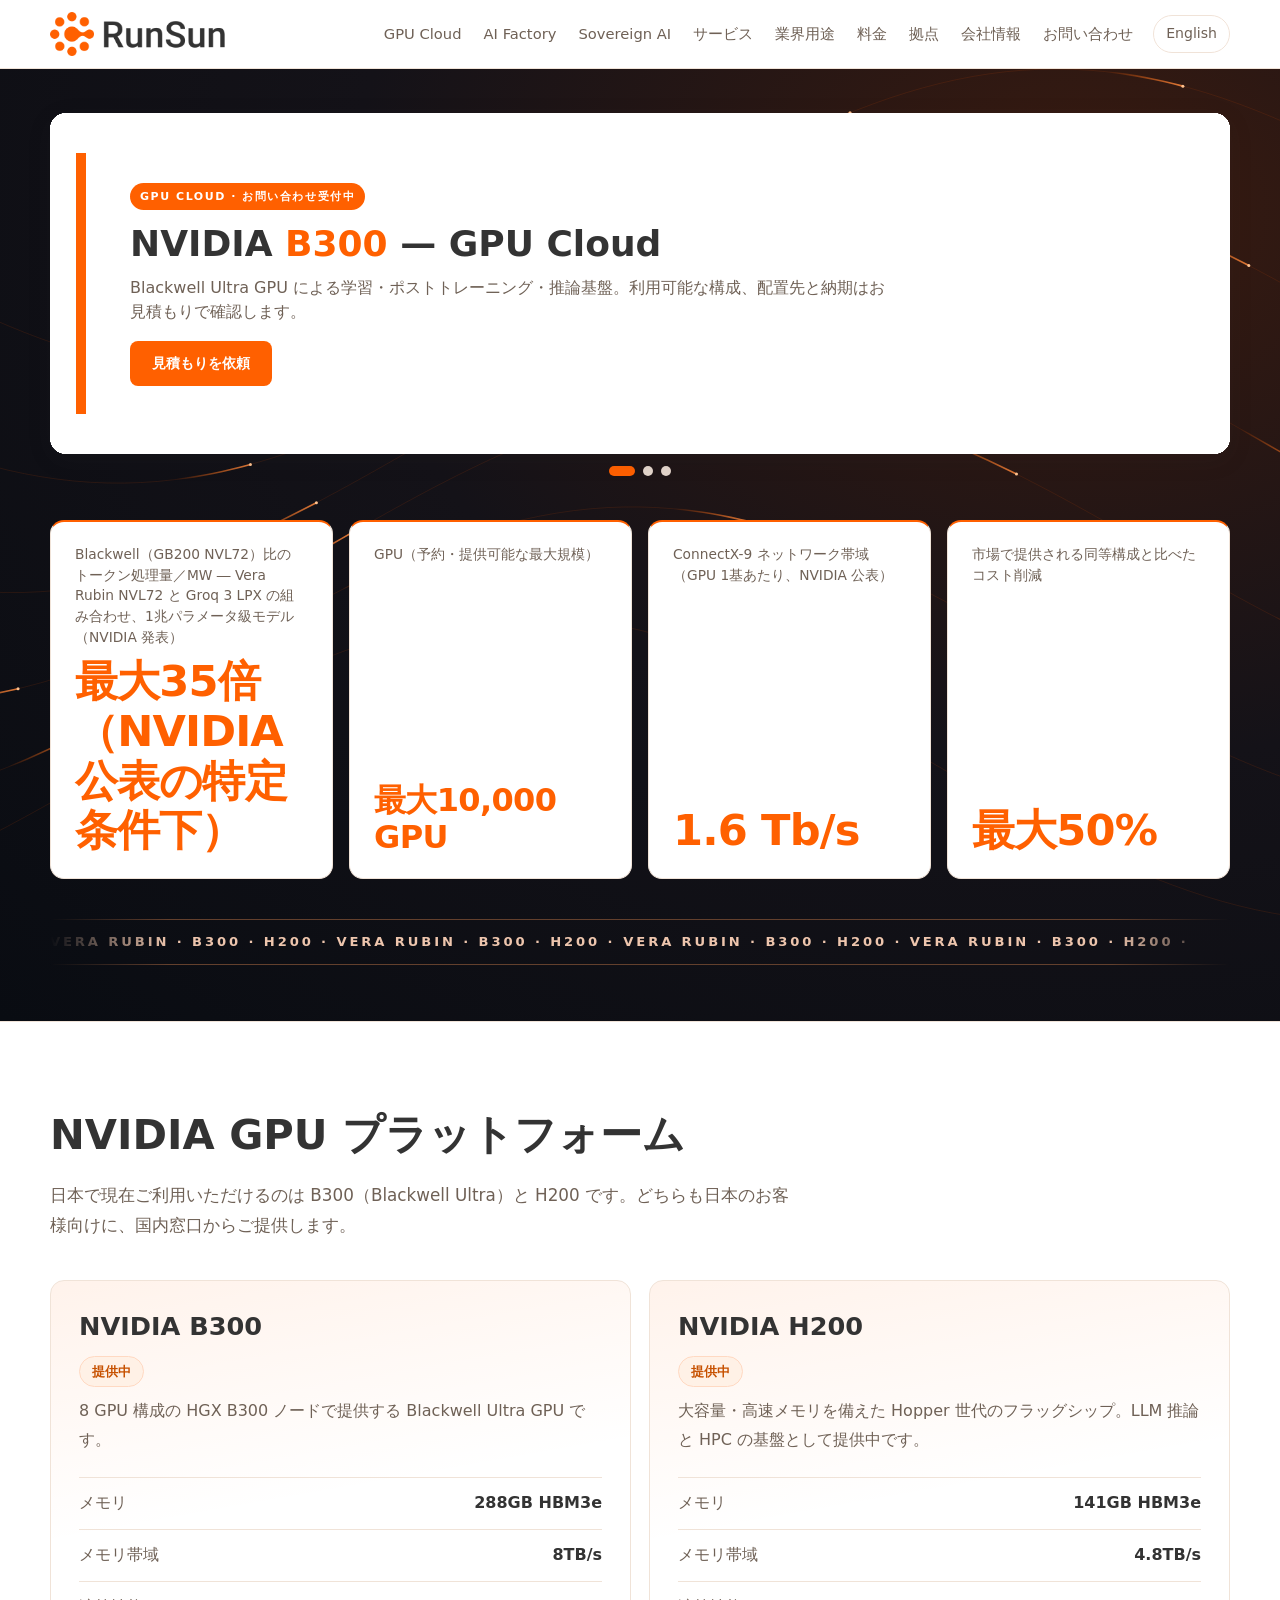
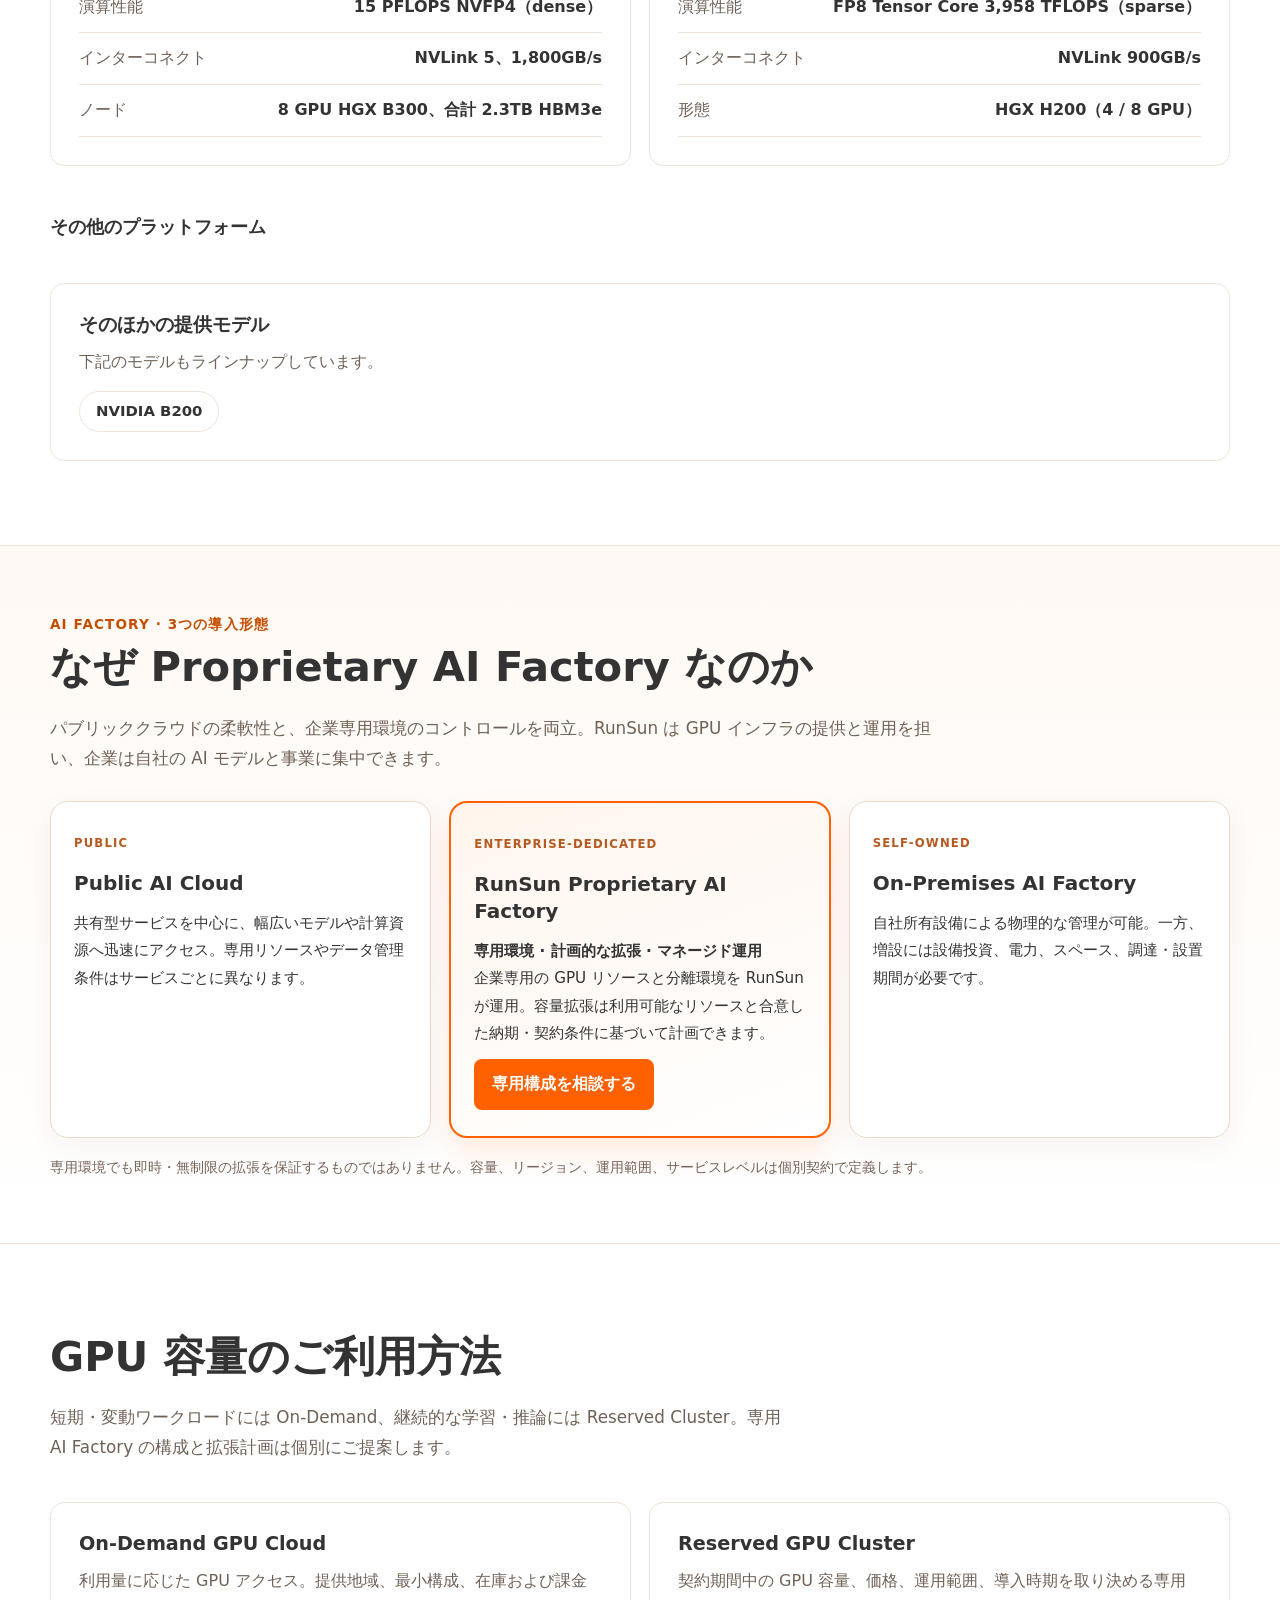
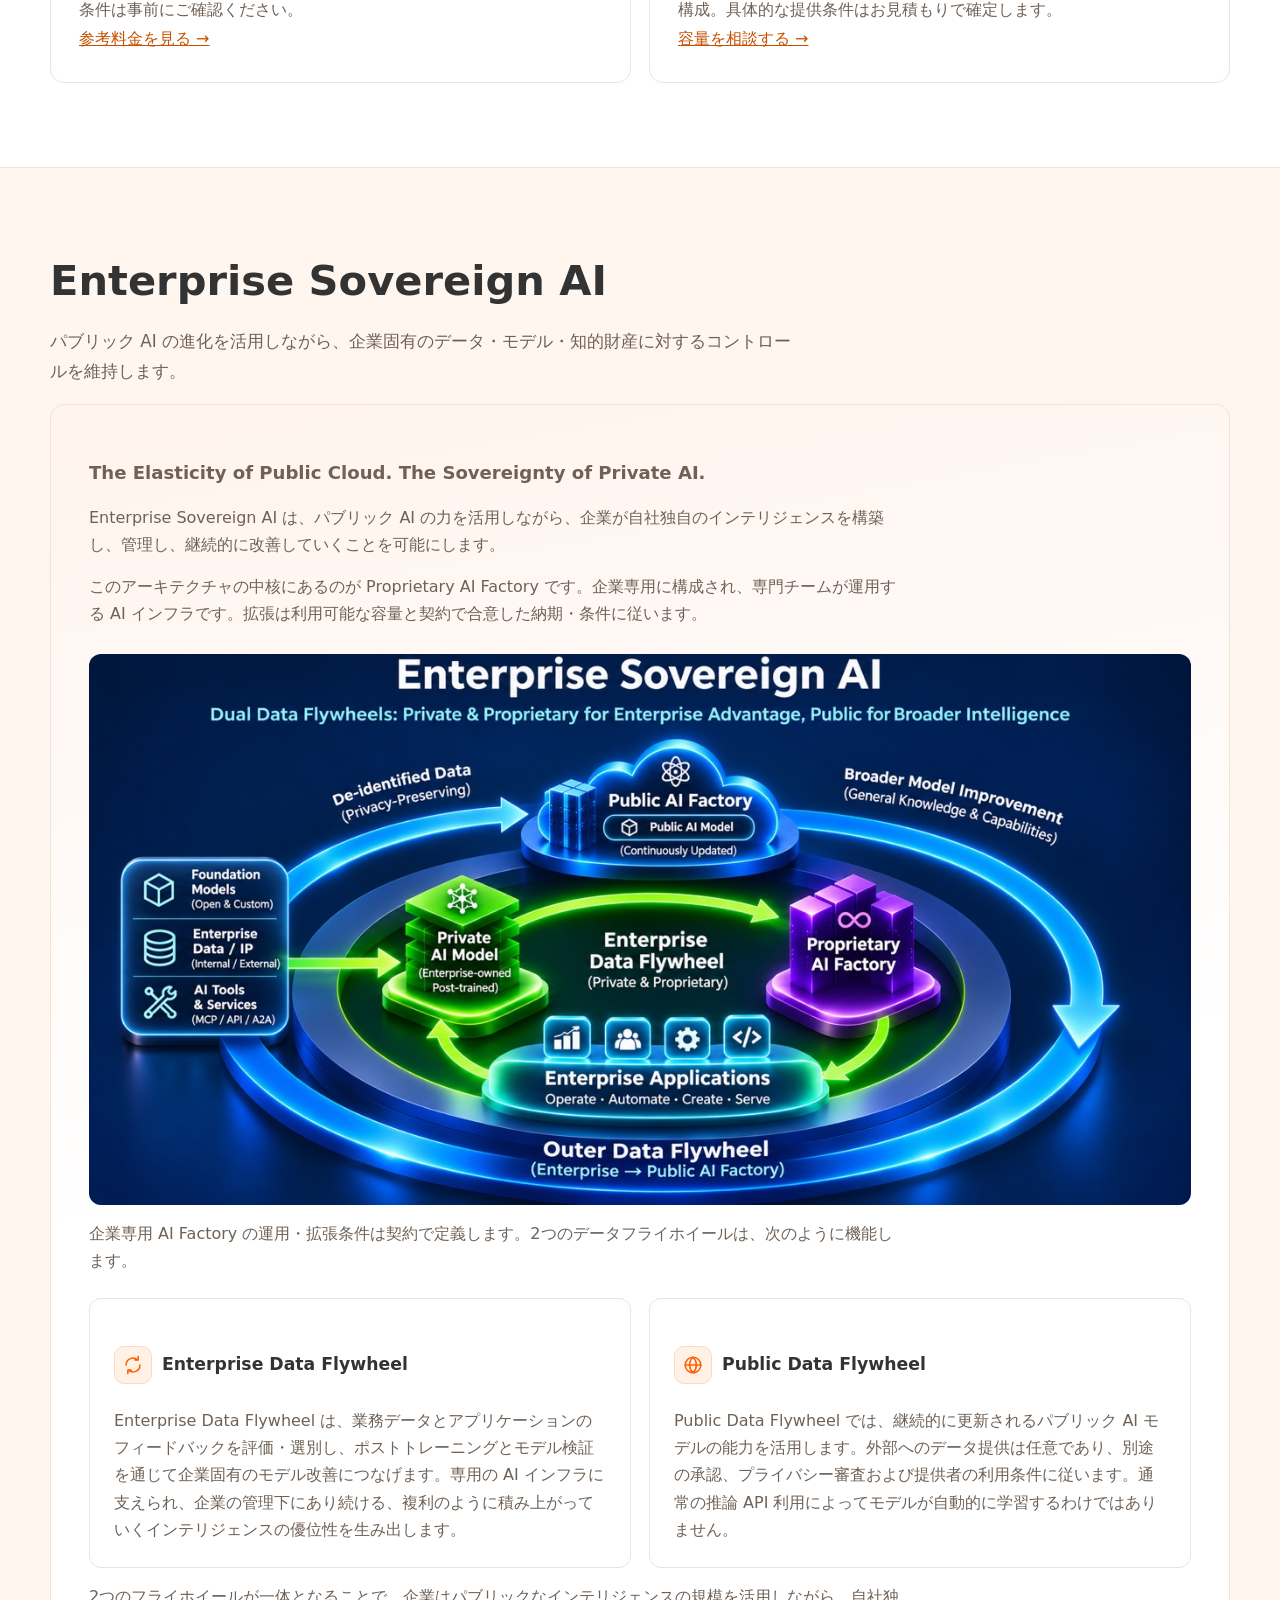
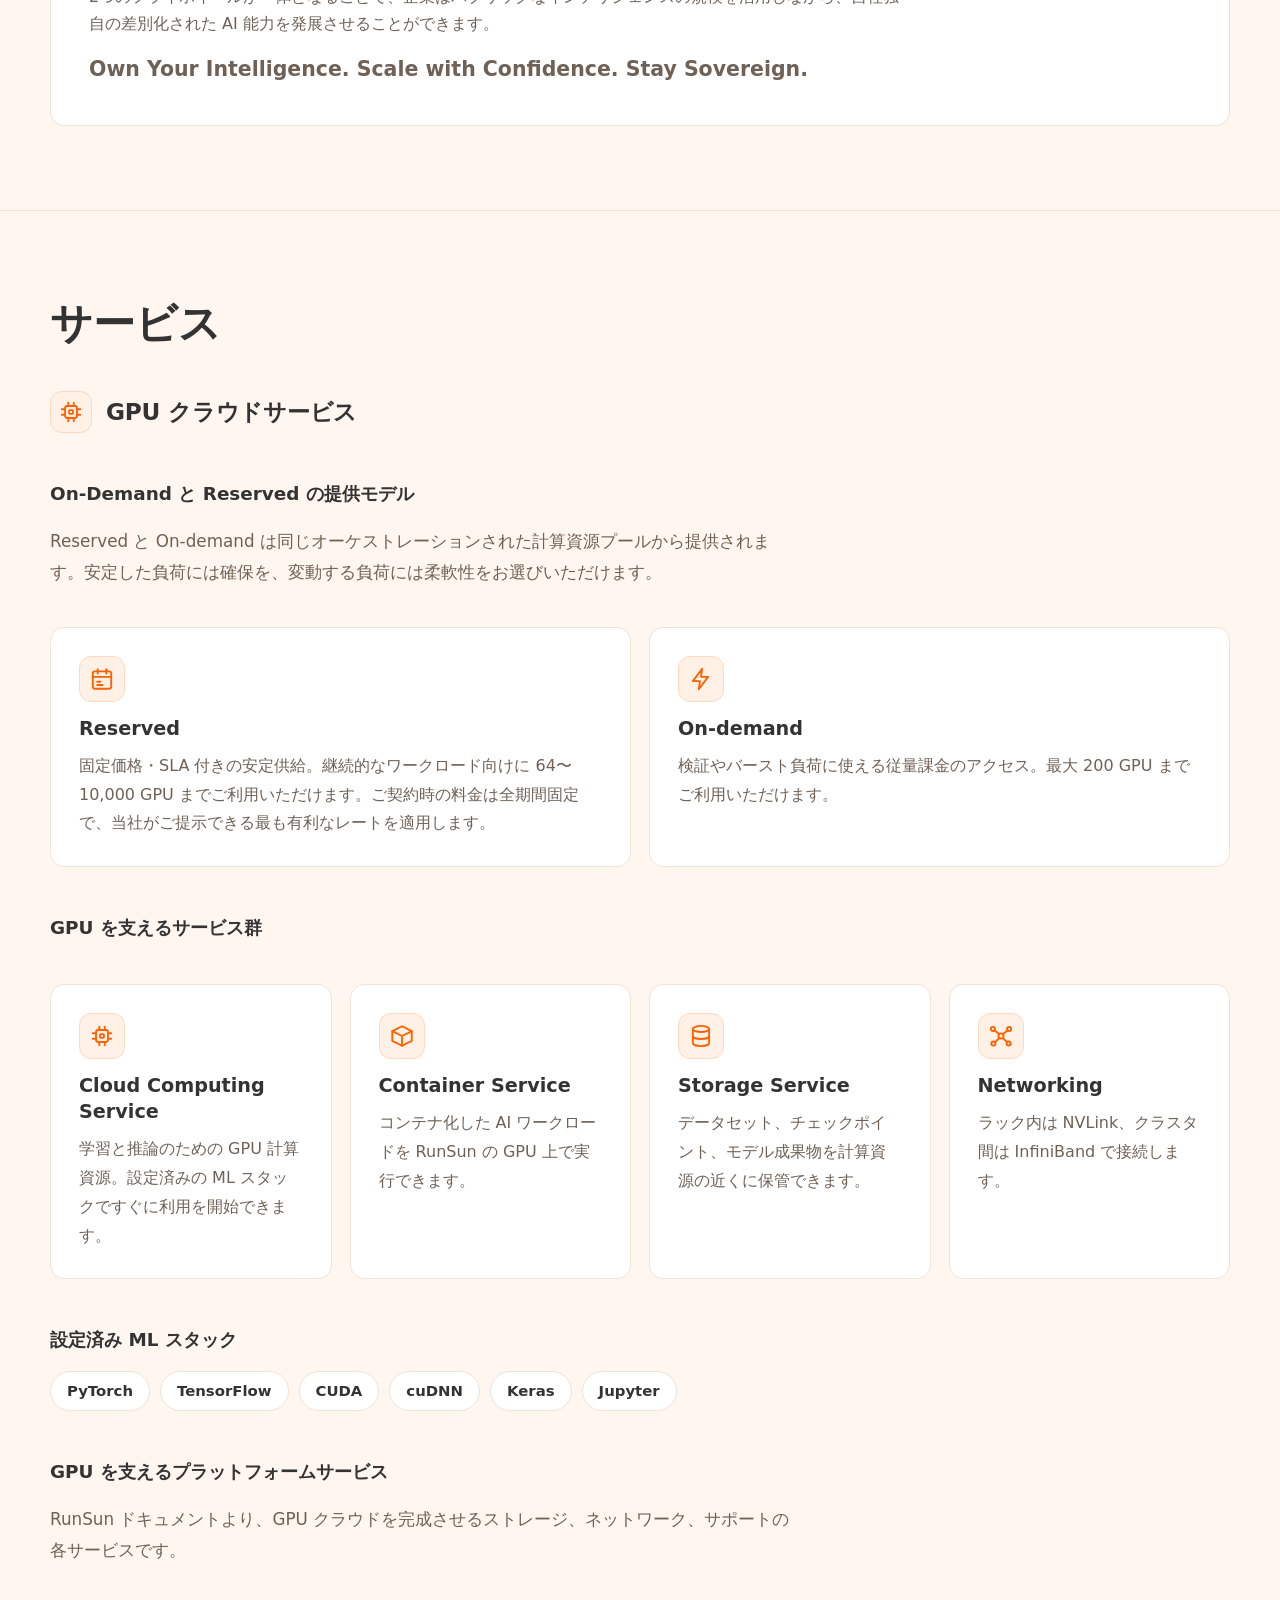
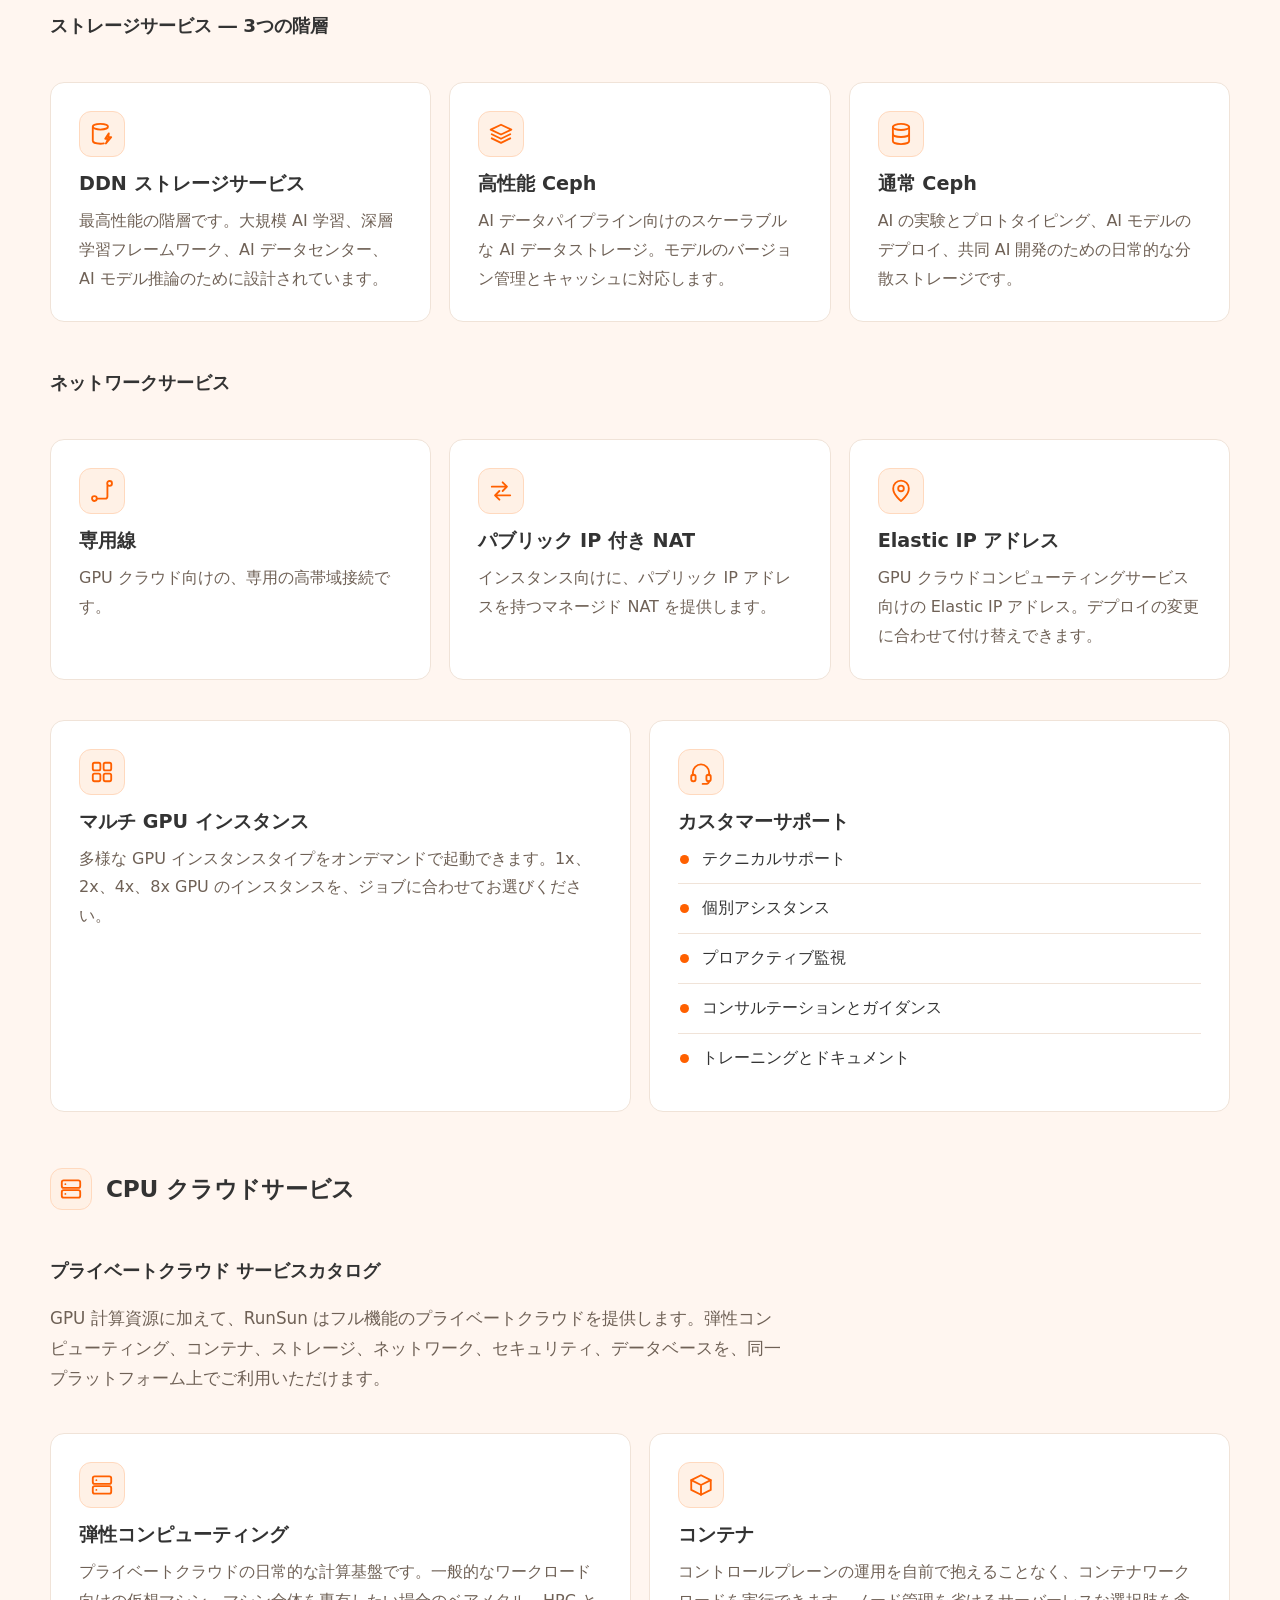
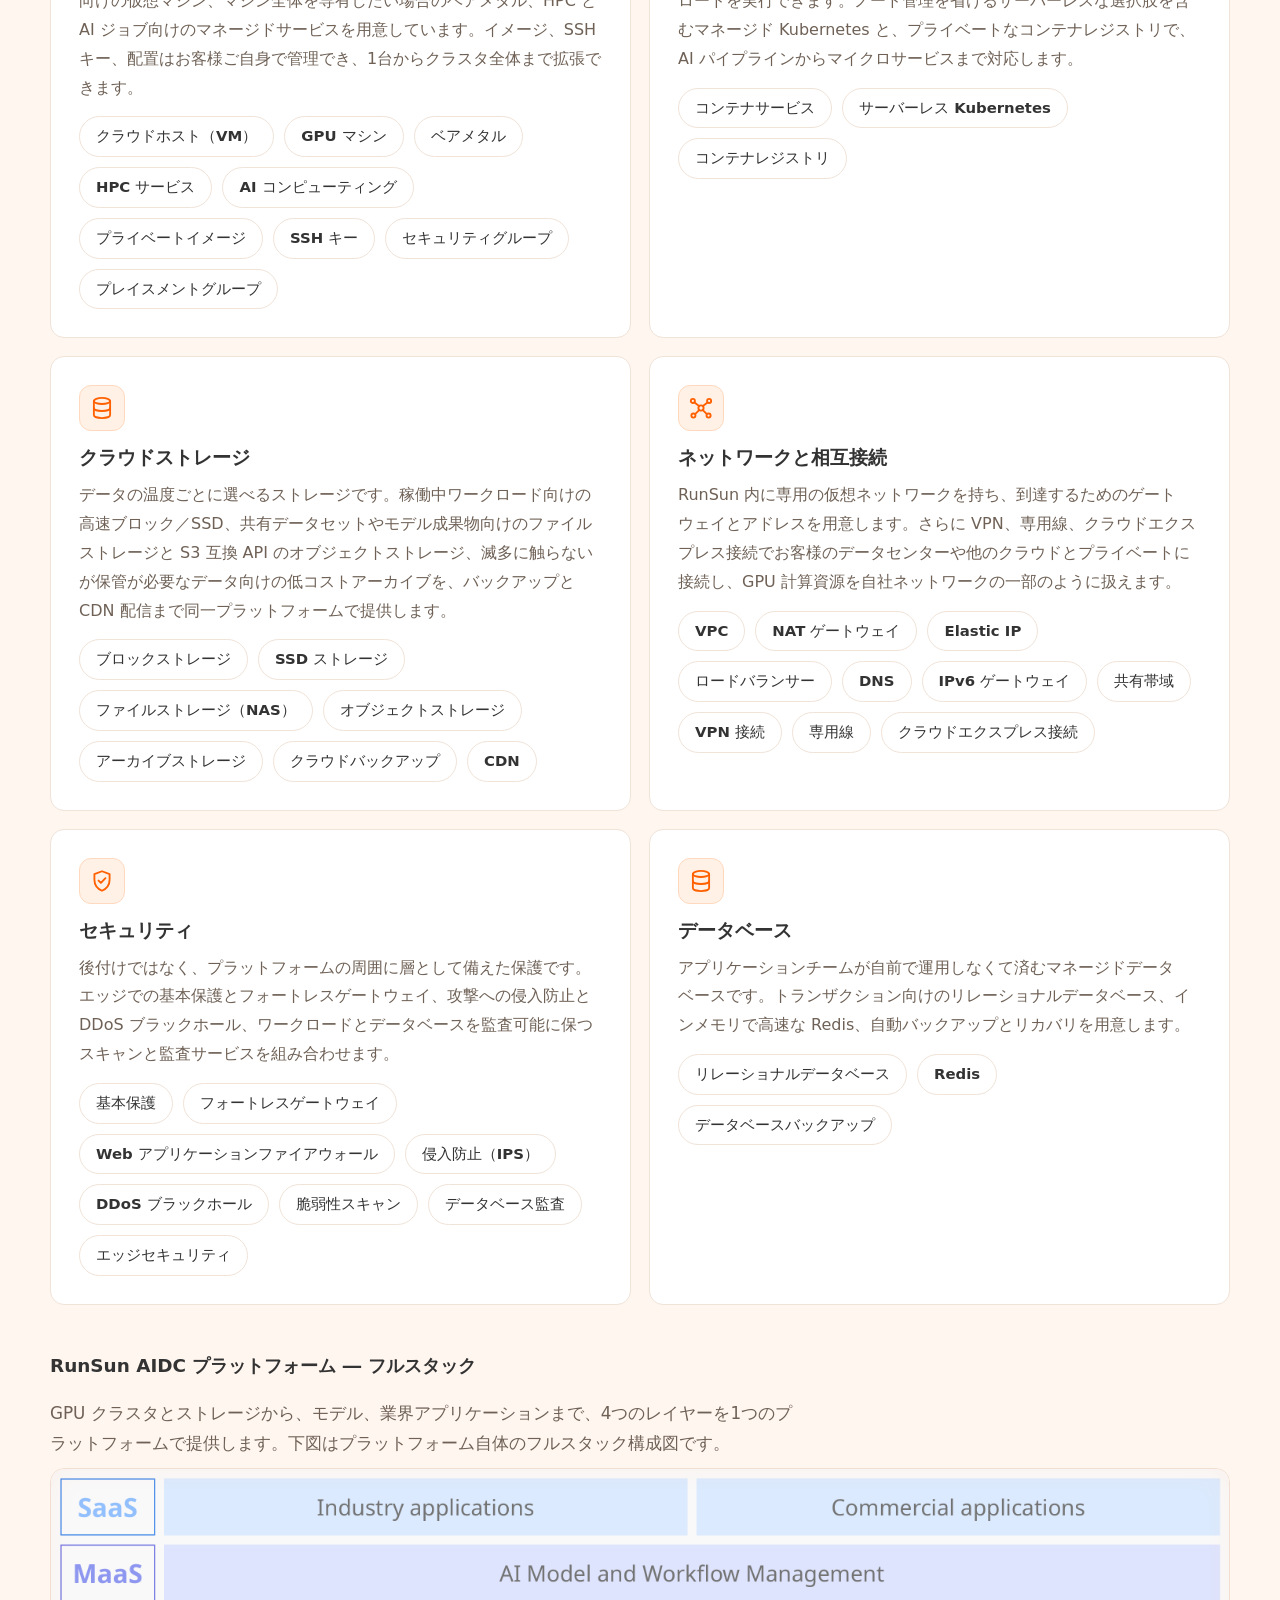
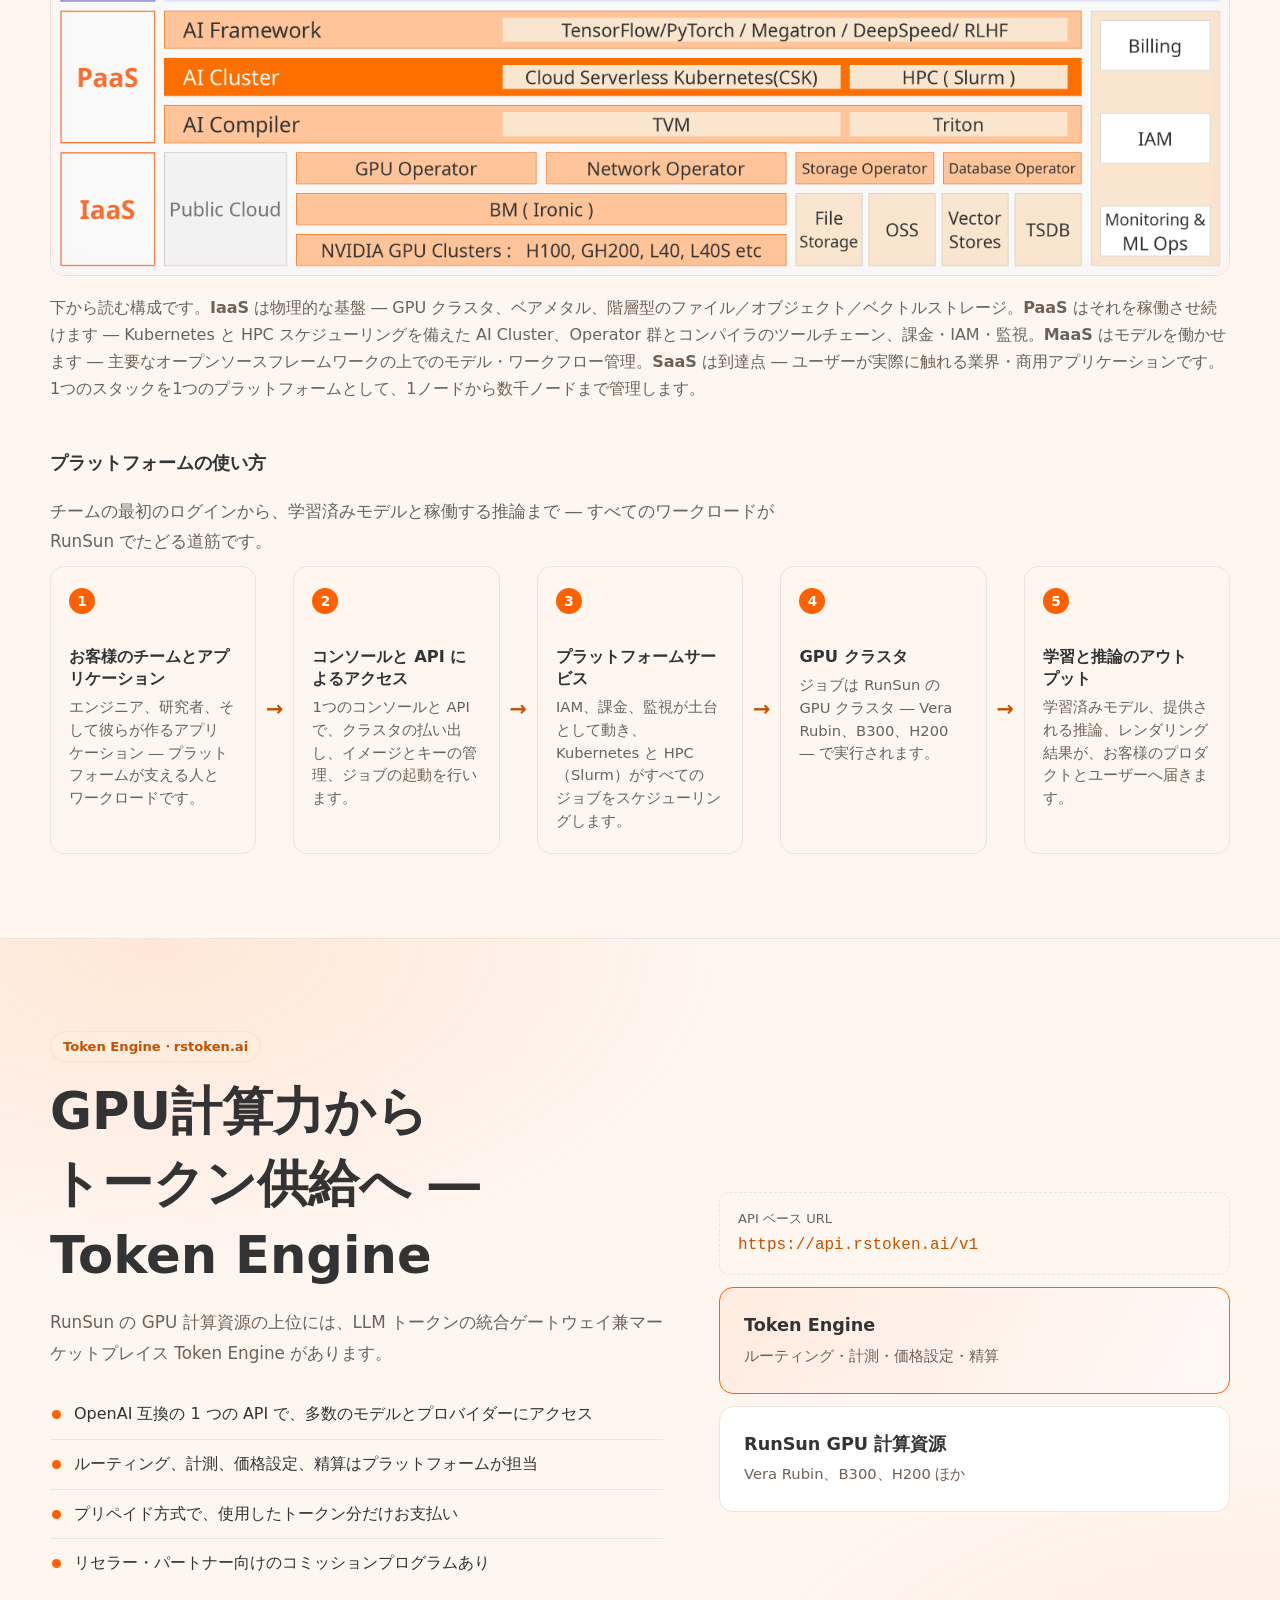
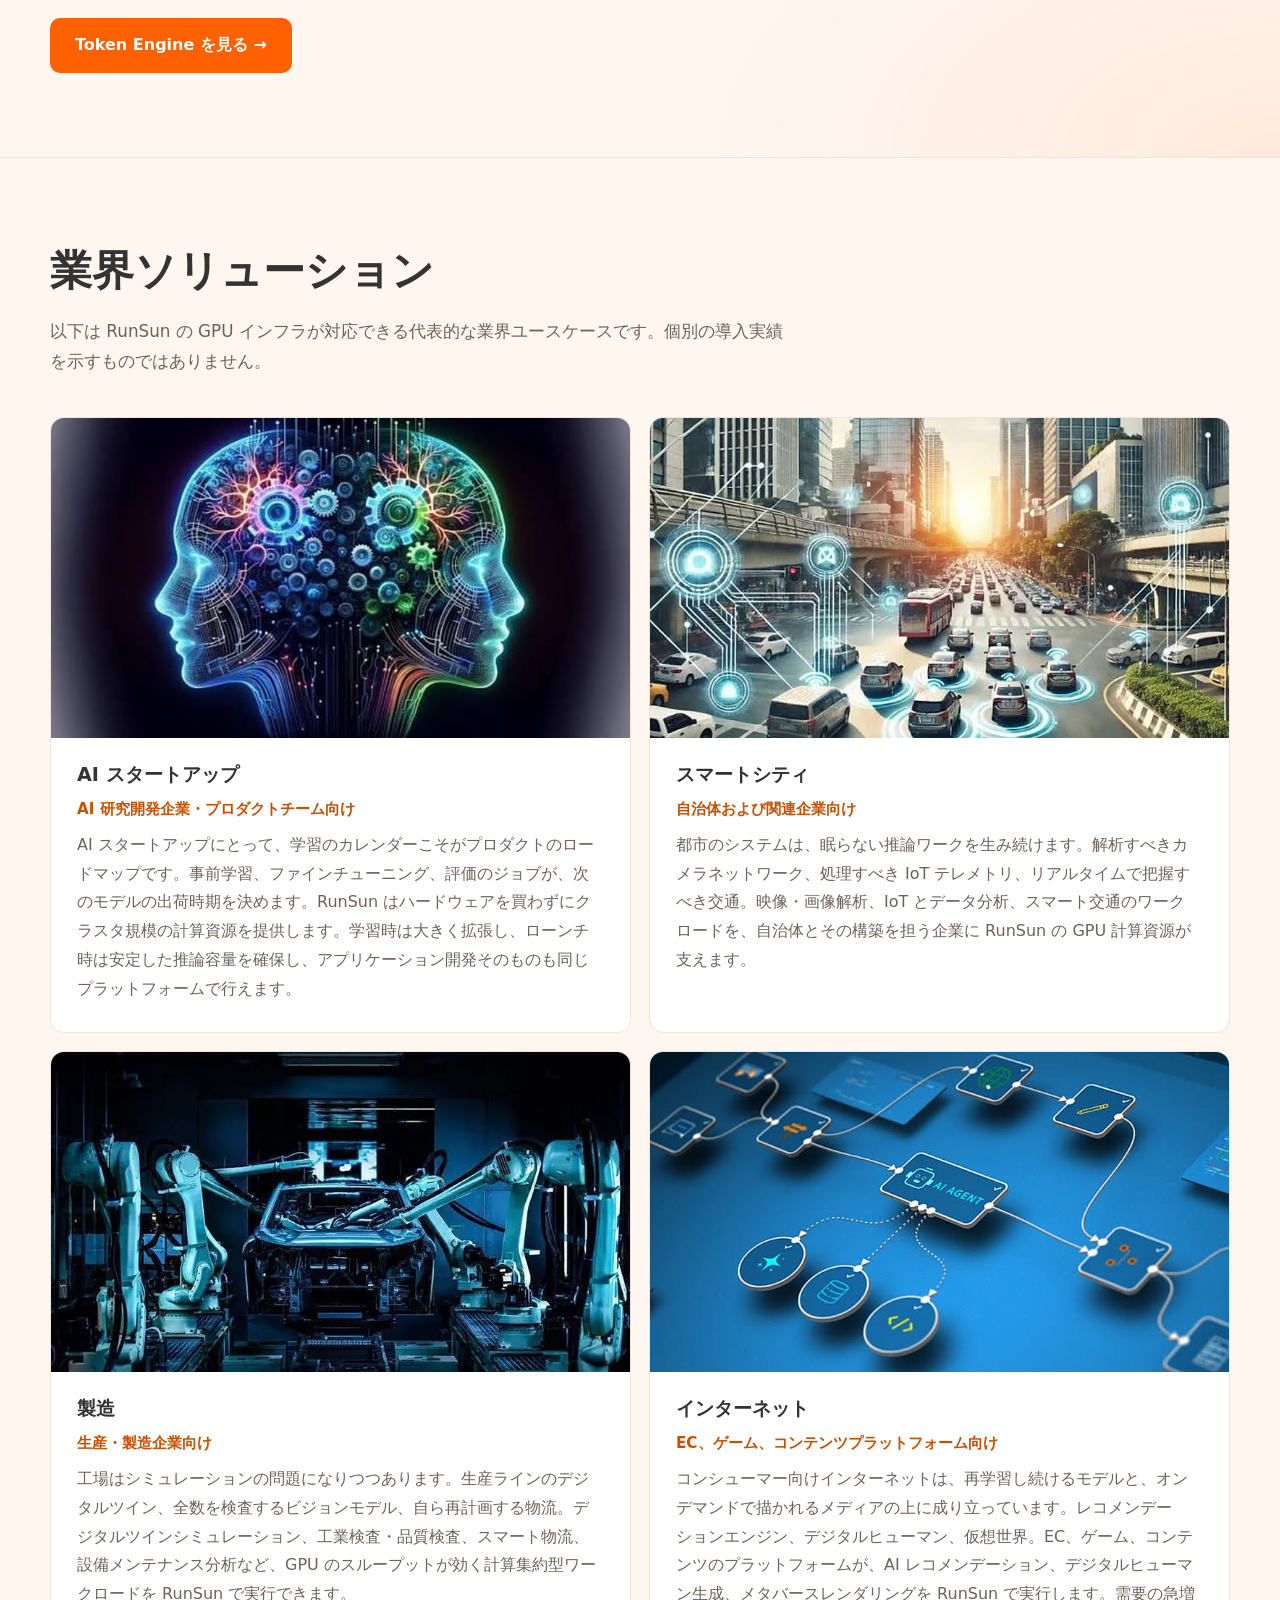
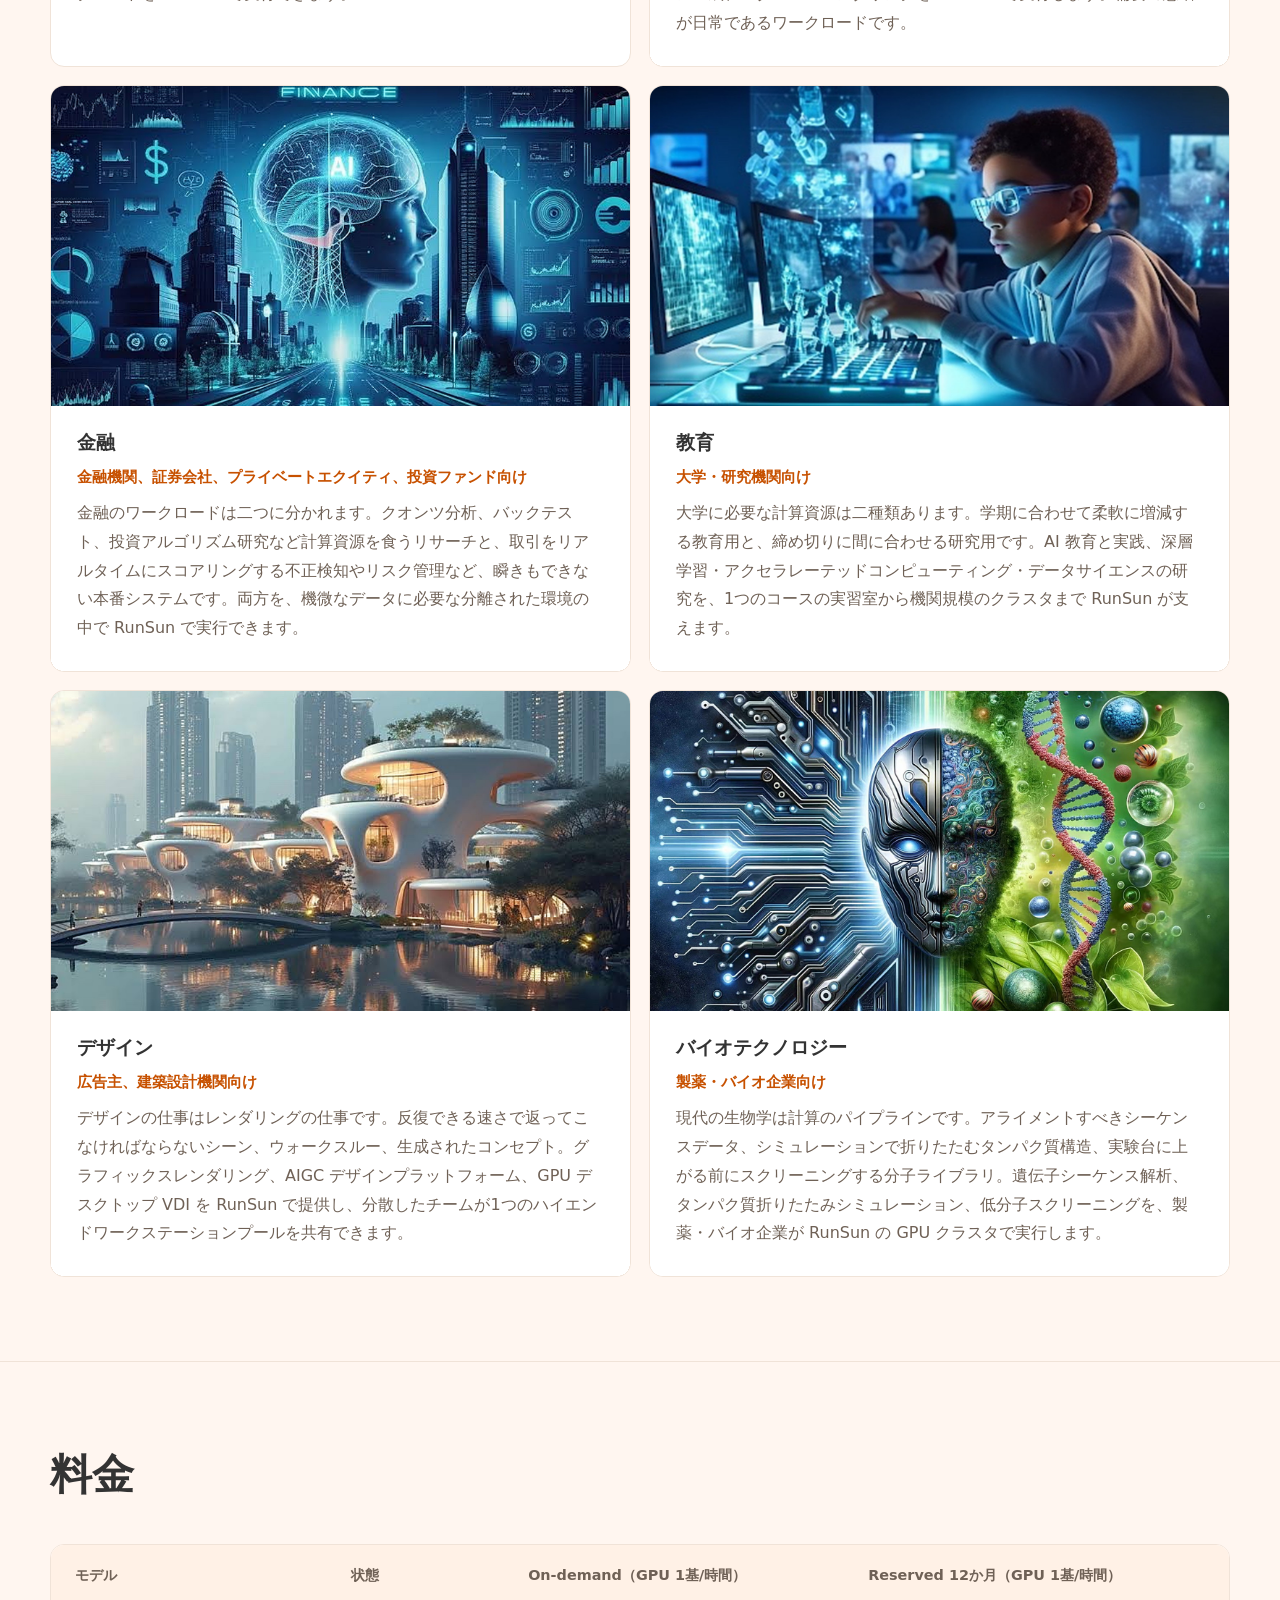
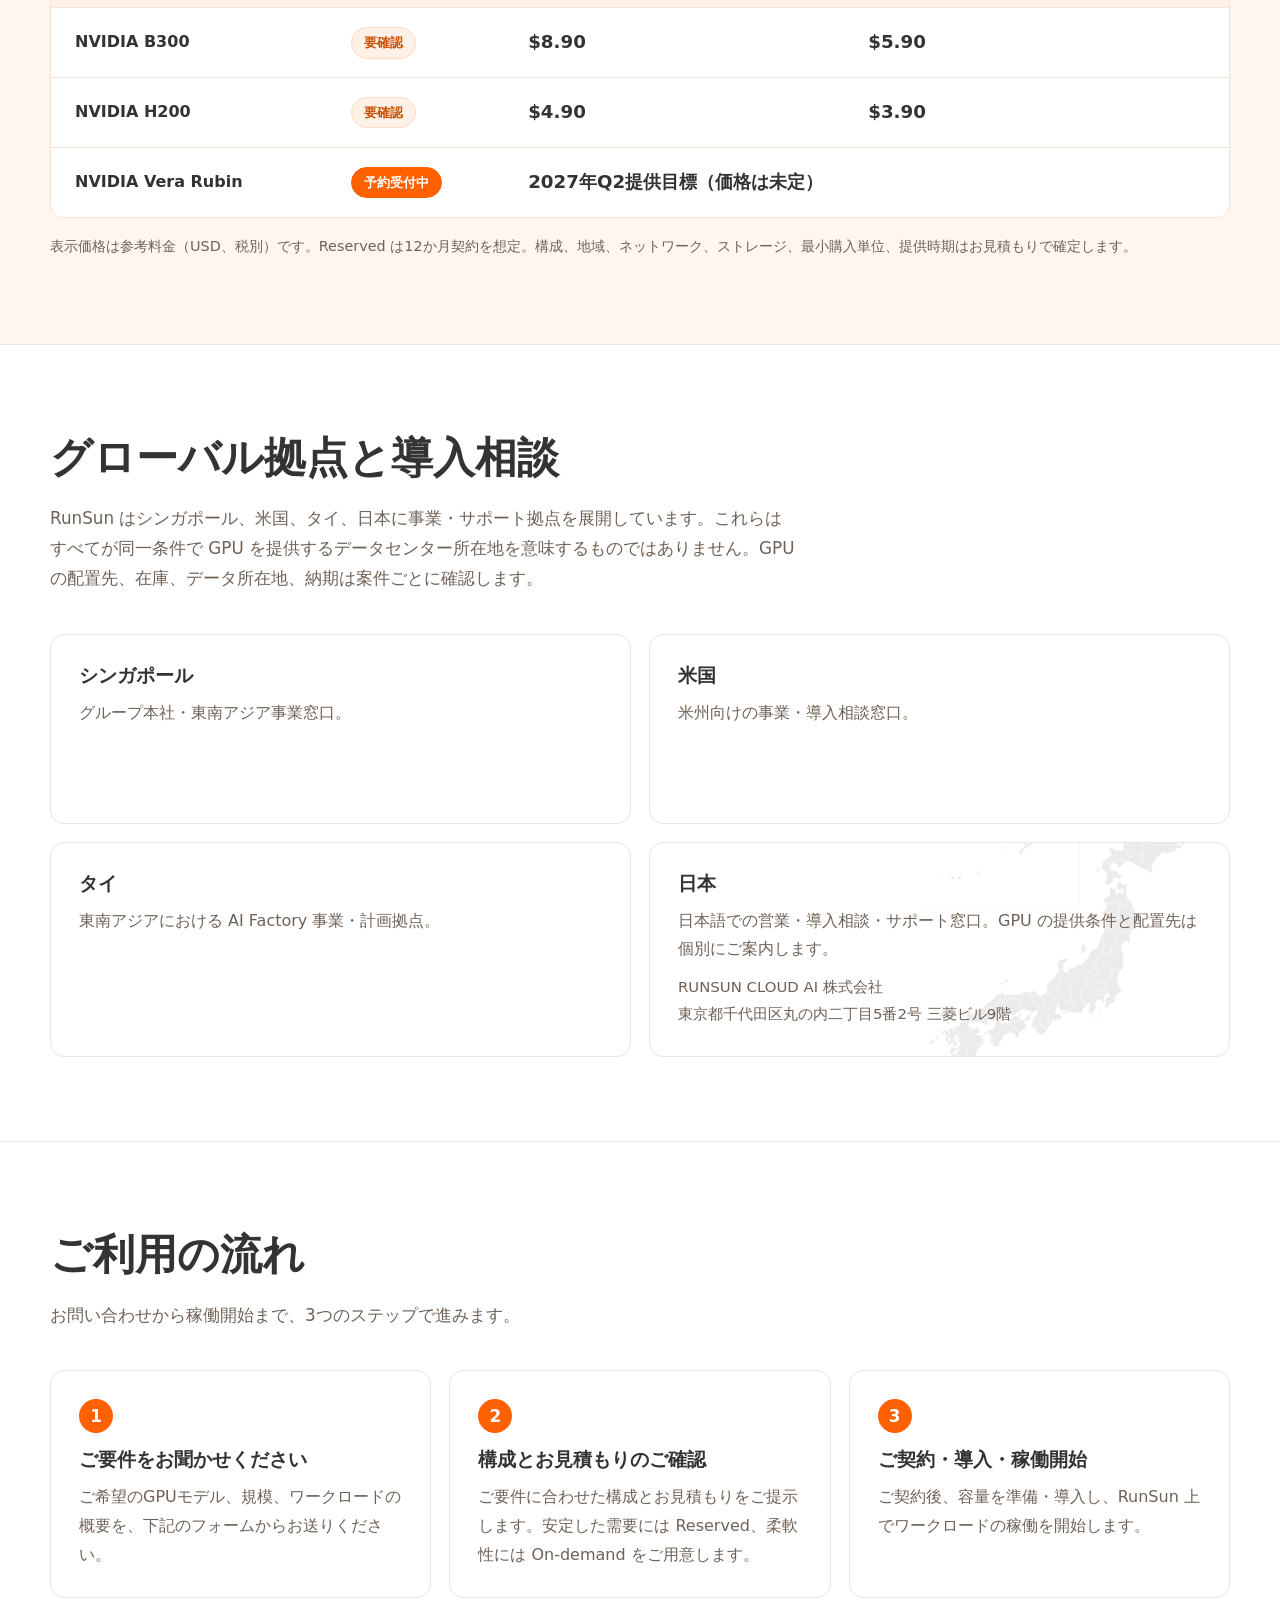
<file: site-jp/index.html>
<!DOCTYPE html>
<html lang="ja">
<head>
  <meta charset="utf-8">
  <meta name="viewport" content="width=device-width, initial-scale=1">
  <title>RunSun | NVIDIA GPU クラウド・企業専用 AI Factory</title>
  <meta name="description" content="RunSun は NVIDIA GPU Cloud、専用 GPU クラスタ、Proprietary AI Factory を提供。日本語での導入相談に対応し、B300・H200 等の構成と提供地域を個別にご案内します。">
  <link rel="stylesheet" href="style.css">
  <script>
    /* Enable the motion layer only when the visitor has not asked for
       reduced motion; script.js reveals the elements this class hides. */
    if (window.matchMedia && !window.matchMedia('(prefers-reduced-motion: reduce)').matches) {
      document.documentElement.classList.add('motion-ok');
    }
  </script>
  <script src="script.js" defer></script>
</head>
<body>
  <a class="skip-link" href="#main">本文へ移動</a>

  <svg width="0" height="0" style="position:absolute" aria-hidden="true" focusable="false">
    <defs>
      <symbol id="ic-gpu" viewBox="0 0 24 24"><rect x="6.5" y="6.5" width="11" height="11" rx="2"/><rect x="10.2" y="10.2" width="3.6" height="3.6" rx="0.8"/><path d="M9.5 6.5V3.5M14.5 6.5V3.5M9.5 20.5v-3M14.5 20.5v-3M6.5 9.5H3.5M6.5 14.5H3.5M20.5 9.5h-3M20.5 14.5h-3"/></symbol>
      <symbol id="ic-calendar" viewBox="0 0 24 24"><rect x="3.5" y="5" width="17" height="16" rx="2"/><path d="M3.5 10h17M8 3v4M16 3v4M7.5 14.5h3M7.5 17.5h5"/></symbol>
      <symbol id="ic-bolt" viewBox="0 0 24 24"><path d="M13 2.5 4.5 14H11l-1 7.5L18.5 10H12z"/></symbol>
      <symbol id="ic-cloud" viewBox="0 0 24 24"><path d="M7 18.5h9.5a4.5 4.5 0 0 0 .9-8.85A6 6 0 0 0 5.7 11.1 3.8 3.8 0 0 0 7 18.5z"/></symbol>
      <symbol id="ic-box" viewBox="0 0 24 24"><path d="M12 3 21 7.5v9L12 21l-9-4.5v-9z"/><path d="M3 7.5 12 12l9-4.5M12 12v9"/></symbol>
      <symbol id="ic-db" viewBox="0 0 24 24"><ellipse cx="12" cy="5.5" rx="7.5" ry="2.8"/><path d="M4.5 5.5v13c0 1.55 3.36 2.8 7.5 2.8s7.5-1.25 7.5-2.8v-13"/><path d="M4.5 12c0 1.55 3.36 2.8 7.5 2.8s7.5-1.25 7.5-2.8"/></symbol>
      <symbol id="ic-db-fast" viewBox="0 0 24 24"><ellipse cx="10.5" cy="5.3" rx="7" ry="2.6"/><path d="M3.5 5.3v13c0 1.5 3.13 2.7 7 2.7 1.15 0 2.24-.1 3.2-.3"/><path d="M18.3 11.4 15 16.4h2.6l-2 4.4 4.9-5.9h-2.7z"/></symbol>
      <symbol id="ic-layers" viewBox="0 0 24 24"><path d="M12 3.5 21.5 8 12 12.5 2.5 8z"/><path d="M3.5 12.2 12 16.4l8.5-4.2"/><path d="M3.5 16 12 20.2 20.5 16"/></symbol>
      <symbol id="ic-nodes" viewBox="0 0 24 24"><circle cx="12" cy="12" r="2.4"/><circle cx="4.5" cy="5.5" r="1.9"/><circle cx="19.5" cy="5.5" r="1.9"/><circle cx="5" cy="19" r="1.9"/><circle cx="19" cy="19" r="1.9"/><path d="M10.2 10.2 6 7M13.8 10.2 18 7M10.3 13.9l-3.5 3.5M13.7 13.9l3.5 3.5"/></symbol>
      <symbol id="ic-route" viewBox="0 0 24 24"><circle cx="5" cy="19" r="2.2"/><circle cx="19" cy="5" r="2.2"/><path d="M7.2 19H15a2 2 0 0 0 2-2V7.2"/></symbol>
      <symbol id="ic-swap" viewBox="0 0 24 24"><path d="M3.5 8h13M13.5 4l4 4-4 4"/><path d="M20.5 16h-13M10.5 12l-4 4 4 4"/></symbol>
      <symbol id="ic-pin" viewBox="0 0 24 24"><path d="M12 21.2S4.8 15.6 4.8 9.6a7.2 7.2 0 1 1 14.4 0c0 6-7.2 11.6-7.2 11.6z"/><circle cx="12" cy="9.6" r="2.6"/></symbol>
      <symbol id="ic-grid" viewBox="0 0 24 24"><rect x="3.5" y="3.5" width="7" height="7" rx="1.5"/><rect x="13.5" y="3.5" width="7" height="7" rx="1.5"/><rect x="3.5" y="13.5" width="7" height="7" rx="1.5"/><rect x="13.5" y="13.5" width="7" height="7" rx="1.5"/></symbol>
      <symbol id="ic-headset" viewBox="0 0 24 24"><path d="M4.5 15v-2.5a7.5 7.5 0 0 1 15 0V15"/><rect x="3" y="14.5" width="4" height="6" rx="1.8"/><rect x="17" y="14.5" width="4" height="6" rx="1.8"/><path d="M19.5 20.5c0 1.7-1.8 2.5-4 2.5h-2"/></symbol>
      <symbol id="ic-server" viewBox="0 0 24 24"><rect x="3.5" y="4" width="17" height="7" rx="1.8"/><rect x="3.5" y="13" width="17" height="7" rx="1.8"/><path d="M6.8 7.5h.01M6.8 16.5h.01"/></symbol>
      <symbol id="ic-shield" viewBox="0 0 24 24"><path d="M12 3 5 5.6v5.2c0 4.6 3 8.4 7 10.2 4-1.8 7-5.6 7-10.2V5.6z"/><path d="M8.8 11.6 11 13.8l4.2-4.4"/></symbol>
      <symbol id="ic-cycle" viewBox="0 0 24 24"><path d="M19.5 12a7.5 7.5 0 0 1-12.6 5.6M4.5 12a7.5 7.5 0 0 1 12.6-5.6"/><path d="M17.6 2.8v3.6h-3.6M6.4 21.2v-3.6h3.6"/></symbol>
      <symbol id="ic-globe" viewBox="0 0 24 24"><circle cx="12" cy="12" r="8.5"/><path d="M3.5 12h17M12 3.5c2.5 2.4 3.7 5.2 3.7 8.5s-1.2 6.1-3.7 8.5c-2.5-2.4-3.7-5.2-3.7-8.5s1.2-6.1 3.7-8.5"/></symbol>
      <symbol id="ic-factory" viewBox="0 0 24 24"><path d="M3 21V10.5l6 4v-4l6 4V6.5h6V21"/><path d="M2.5 21h19M6.8 17.8h.01M11 17.8h.01M15.2 17.8h.01"/></symbol>
    </defs>
  </svg>

  <header class="site-header">
    <div class="wrap header-inner">
      <a class="logo" href="#top"><img class="brand-logo" src="assets/runsun-logo.png" alt="RunSun"></a>

      <button class="menu-toggle" type="button" aria-expanded="false" aria-controls="site-nav">メニュー</button>

      <nav class="site-nav" id="site-nav" aria-label="Main"><ul><li><a href="#gpus">GPU Cloud</a></li><li><a href="#factory-advantage">AI Factory</a></li><li><a href="#sovereign">Sovereign AI</a></li><li><a href="#services">サービス</a></li><li><a href="#industries">業界用途</a></li><li><a href="#pricing">料金</a></li><li><a href="#regions">拠点</a></li><li><a href="#about">会社情報</a></li><li><a href="#contact">お問い合わせ</a></li></ul></nav>

      <a class="locale-link" href="../site-en/" lang="en" hreflang="en">English</a>
    </div>
  </header>

  <main id="main">
    <!-- Hero: rotating banners -->
    <section class="hero" id="top">
      <div class="wrap">
        <div class="carousel" id="hero-carousel">
          <div class="stage">
            <section class="slide s-jp1 active">
              <div class="inner">
                <span class="badge">GPU CLOUD · お問い合わせ受付中</span>
                <h2>NVIDIA <span>B300</span> — GPU Cloud</h2>
                <p>Blackwell Ultra GPU による学習・ポストトレーニング・推論基盤。利用可能な構成、配置先と納期はお見積もりで確認します。</p>
                <a class="cta" href="#contact" data-product="NVIDIA B300">見積もりを依頼</a>
              </div>
            </section>
            <section class="slide s-jp2">
              <div class="inner">
                <span class="badge">日本で提供中 · イチオシ</span>
                <h2>NVIDIA <span>H200</span> — GPU Cloud</h2>
                <p>大容量 HBM を備える Hopper 世代の GPU。推論や学習用途に応じて構成・リージョン・提供時期をご案内します。</p>
                <a class="cta" href="#contact" data-product="NVIDIA H200">見積もりを依頼</a>
              </div>
            </section>
            <section class="slide s-jp3">
              <div class="inner">
                <span class="badge">国内サポート</span>
                <h2>日本語サポートとグローバル AI インフラ</h2>
                <p>日本を含む4地域の事業・サポート拠点から、GPU 構成と導入計画をご案内します。提供リージョンと納期は個別に確認します。</p>
                <div class="firms">
                  <div><b>RUNSUN CLOUD AI 株式会社</b>東京・丸の内（三菱ビル）</div>
                </div>
                <a class="cta" href="#contact">お問い合わせ</a>
              </div>
            </section>
          </div>
          <div class="dots"></div>
        </div>

        <ul class="stats">
          <li class="stat"><span class="stat-note">Blackwell（GB200 NVL72）比のトークン処理量／MW ― Vera Rubin NVL72 と Groq 3 LPX の組み合わせ、1兆パラメータ級モデル（NVIDIA 発表）</span> <strong>最大35倍（NVIDIA公表の特定条件下）</strong></li>
          <li class="stat stat-fit"><span class="stat-note">GPU（予約・提供可能な最大規模）</span> <strong>最大10,000 GPU</strong></li>
          <li class="stat"><span class="stat-note">ConnectX-9 ネットワーク帯域（GPU 1基あたり、NVIDIA 公表）</span> <strong>1.6 Tb/s</strong></li>
          <li class="stat"><span class="stat-note">市場で提供される同等構成と比べたコスト削減</span> <strong>最大50%</strong></li>
        </ul>

        <div class="marquee reveal" aria-hidden="true">
          <div class="marquee-track">
            <span>Vera Rubin &middot; B300 &middot; H200 &middot; Vera Rubin &middot; B300 &middot; H200 &middot;</span>
            <span>Vera Rubin &middot; B300 &middot; H200 &middot; Vera Rubin &middot; B300 &middot; H200 &middot;</span>
          </div>
        </div>
      </div>
    </section>

        <!-- About (formerly Why RunSun) -->
    
<section class="section" id="gpus">
      <div class="wrap">
        <h2>NVIDIA GPU プラットフォーム</h2>
        <p class="section-intro">日本で現在ご利用いただけるのは B300（Blackwell Ultra）と H200 です。どちらも日本のお客様向けに、国内窓口からご提供します。</p>
        <div class="card-grid cols-2">
          <article class="card card-flagship">
            <h3>NVIDIA B300</h3>
            <p class="status-line"><span class="status-tag status-available">提供中</span></p>
            <p>8 GPU 構成の HGX B300 ノードで提供する Blackwell Ultra GPU です。</p>
            <dl class="specs">
              <div><dt>メモリ</dt><dd>288GB HBM3e</dd></div>
              <div><dt>メモリ帯域</dt><dd>8TB/s</dd></div>
              <div><dt>演算性能</dt><dd>15 PFLOPS NVFP4（dense）</dd></div>
              <div><dt>インターコネクト</dt><dd>NVLink 5、1,800GB/s</dd></div>
              <div><dt>ノード</dt><dd>8 GPU HGX B300、合計 2.3TB HBM3e</dd></div>
            </dl>
          </article>
          <article class="card card-flagship">
            <h3>NVIDIA H200</h3>
            <p class="status-line"><span class="status-tag status-available">提供中</span></p>
            <p>大容量・高速メモリを備えた Hopper 世代のフラッグシップ。LLM 推論と HPC の基盤として提供中です。</p>
            <dl class="specs">
              <div><dt>メモリ</dt><dd>141GB HBM3e</dd></div>
              <div><dt>メモリ帯域</dt><dd>4.8TB/s</dd></div>
              <div><dt>演算性能</dt><dd>FP8 Tensor Core 3,958 TFLOPS（sparse）</dd></div>
              <div><dt>インターコネクト</dt><dd>NVLink 900GB/s</dd></div>
              <div><dt>形態</dt><dd>HGX H200（4 / 8 GPU）</dd></div>
            </dl>
          </article>
        </div>
        <h3 class="subhead">その他のプラットフォーム</h3>
        <div class="card-grid cols-1">
          <article class="card">
            <h3>そのほかの提供モデル</h3>
            <p>下記のモデルもラインナップしています。</p>
            <ul class="chips">
              <li>NVIDIA B200</li>
            </ul>
          </article>
        </div>
      </div>
    </section>

    <!-- Vera Rubin -->
    
<section class="section v3jp-factory" id="factory-advantage"><div class="wrap"><span class="eyebrow">AI FACTORY · 3つの導入形態</span><h2>なぜ Proprietary AI Factory なのか</h2><p class="section-intro">パブリッククラウドの柔軟性と、企業専用環境のコントロールを両立。RunSun は GPU インフラの提供と運用を担い、企業は自社の AI モデルと事業に集中できます。</p><div class="v3jp-grid"><article class="v3jp-card"><span>PUBLIC</span><h3>Public AI Cloud</h3><p>共有型サービスを中心に、幅広いモデルや計算資源へ迅速にアクセス。専用リソースやデータ管理条件はサービスごとに異なります。</p></article><article class="v3jp-card v3jp-featured"><span>ENTERPRISE-DEDICATED</span><h3>RunSun Proprietary AI Factory</h3><p><strong>専用環境 · 計画的な拡張 · マネージド運用</strong></p><p>企業専用の GPU リソースと分離環境を RunSun が運用。容量拡張は利用可能なリソースと合意した納期・契約条件に基づいて計画できます。</p><a class="cta" href="#contact">専用構成を相談する</a></article><article class="v3jp-card"><span>SELF-OWNED</span><h3>On-Premises AI Factory</h3><p>自社所有設備による物理的な管理が可能。一方、増設には設備投資、電力、スペース、調達・設置期間が必要です。</p></article></div><p class="v3jp-note">専用環境でも即時・無制限の拡張を保証するものではありません。容量、リージョン、運用範囲、サービスレベルは個別契約で定義します。</p></div></section>
<section class="section" id="deployment"><div class="wrap"><h2>GPU 容量のご利用方法</h2><p class="section-intro">短期・変動ワークロードには On-Demand、継続的な学習・推論には Reserved Cluster。専用 AI Factory の構成と拡張計画は個別にご提案します。</p><div class="card-grid cols-2"><article class="card"><h3>On-Demand GPU Cloud</h3><p>利用量に応じた GPU アクセス。提供地域、最小構成、在庫および課金条件は事前にご確認ください。</p><a href="#pricing">参考料金を見る →</a></article><article class="card"><h3>Reserved GPU Cluster</h3><p>契約期間中の GPU 容量、価格、運用範囲、導入時期を取り決める専用構成。具体的な提供条件はお見積もりで確定します。</p><a href="#contact">容量を相談する →</a></article></div></div></section>
<section class="section section-alt" id="sovereign"><div class="wrap"><h2>Enterprise Sovereign AI</h2><p class="section-intro">パブリック AI の進化を活用しながら、企業固有のデータ・モデル・知的財産に対するコントロールを維持します。</p><div class="sovereign">
          
          <p class="sovereign-tag">The Elasticity of Public Cloud. The Sovereignty of Private AI.</p>
          <p>Enterprise Sovereign AI は、パブリック AI の力を活用しながら、企業が自社独自のインテリジェンスを構築し、管理し、継続的に改善していくことを可能にします。</p>
          <p>このアーキテクチャの中核にあるのが Proprietary AI Factory です。企業専用に構成され、専門チームが運用する AI インフラです。拡張は利用可能な容量と契約で合意した納期・条件に従います。</p>
          <figure class="sovereign-figure">
            <img src="assets/sovereign-ai-flywheels.jpg" alt="Enterprise Sovereign AI の概念図：Proprietary AI Factory を中心に、Enterprise Data Flywheel（プライベートかつ独自）と外側の Public Data Flywheel という2つのデータフライホイールが循環する" loading="lazy">
          </figure>
          <p>企業専用 AI Factory の運用・拡張条件は契約で定義します。2つのデータフライホイールは、次のように機能します。</p>
          <div class="sovereign-grid">
            <div class="sovereign-card">
              <h4><span class="card-icon" aria-hidden="true"><svg viewBox="0 0 24 24"><use href="#ic-cycle"/></svg></span> Enterprise Data Flywheel</h4>
              <p>Enterprise Data Flywheel は、業務データとアプリケーションのフィードバックを評価・選別し、ポストトレーニングとモデル検証を通じて企業固有のモデル改善につなげます。専用の AI インフラに支えられ、企業の管理下にあり続ける、複利のように積み上がっていくインテリジェンスの優位性を生み出します。</p>
            </div>
            <div class="sovereign-card">
              <h4><span class="card-icon" aria-hidden="true"><svg viewBox="0 0 24 24"><use href="#ic-globe"/></svg></span> Public Data Flywheel</h4>
              <p>Public Data Flywheel では、継続的に更新されるパブリック AI モデルの能力を活用します。外部へのデータ提供は任意であり、別途の承認、プライバシー審査および提供者の利用条件に従います。通常の推論 API 利用によってモデルが自動的に学習するわけではありません。</p>
            </div>
          </div>
          <p>2つのフライホイールが一体となることで、企業はパブリックなインテリジェンスの規模を活用しながら、自社独自の差別化された AI 能力を発展させることができます。</p>
          <p class="sovereign-close">Own Your Intelligence. Scale with Confidence. Stay Sovereign.</p>
        </div>
        </div></section>
<section class="section section-alt" id="services">
      <div class="wrap">
        <h2>サービス</h2>
        <h3 class="services-part first"><span class="card-icon" aria-hidden="true"><svg viewBox="0 0 24 24"><use href="#ic-gpu"/></svg></span>GPU クラウドサービス</h3>
        <h3 class="subhead">On-Demand と Reserved の提供モデル</h3>
        <p class="section-intro">Reserved と On-demand は同じオーケストレーションされた計算資源プールから提供されます。安定した負荷には確保を、変動する負荷には柔軟性をお選びいただけます。</p>
        <div class="card-grid cols-2">
          <article class="card">
                        <span class="card-icon" aria-hidden="true"><svg viewBox="0 0 24 24"><use href="#ic-calendar"/></svg></span>
            <h3>Reserved</h3>
            <p>固定価格・SLA 付きの安定供給。継続的なワークロード向けに 64〜10,000 GPU までご利用いただけます。ご契約時の料金は全期間固定で、当社がご提示できる最も有利なレートを適用します。</p>
          </article>
          <article class="card">
                        <span class="card-icon" aria-hidden="true"><svg viewBox="0 0 24 24"><use href="#ic-bolt"/></svg></span>
            <h3>On-demand</h3>
            <p>検証やバースト負荷に使える従量課金のアクセス。最大 200 GPU までご利用いただけます。</p>
          </article>
        </div>
      
        <h3 class="subhead">GPU を支えるサービス群</h3>
        <div class="card-grid cols-4">
          <article class="card">
                        <span class="card-icon" aria-hidden="true"><svg viewBox="0 0 24 24"><use href="#ic-gpu"/></svg></span>
            <h3>Cloud Computing Service</h3>
            <p>学習と推論のための GPU 計算資源。設定済みの ML スタックですぐに利用を開始できます。</p>
          </article>
          <article class="card">
                        <span class="card-icon" aria-hidden="true"><svg viewBox="0 0 24 24"><use href="#ic-box"/></svg></span>
            <h3>Container Service</h3>
            <p>コンテナ化した AI ワークロードを RunSun の GPU 上で実行できます。</p>
          </article>
          <article class="card">
                        <span class="card-icon" aria-hidden="true"><svg viewBox="0 0 24 24"><use href="#ic-db"/></svg></span>
            <h3>Storage Service</h3>
            <p>データセット、チェックポイント、モデル成果物を計算資源の近くに保管できます。</p>
          </article>
          <article class="card">
                        <span class="card-icon" aria-hidden="true"><svg viewBox="0 0 24 24"><use href="#ic-nodes"/></svg></span>
            <h3>Networking</h3>
            <p>ラック内は NVLink、クラスタ間は InfiniBand で接続します。</p>
          </article>
        </div>
        <h3 class="subhead">設定済み ML スタック</h3>
        <ul class="chips">
          <li>PyTorch</li>
          <li>TensorFlow</li>
          <li>CUDA</li>
          <li>cuDNN</li>
          <li>Keras</li>
          <li>Jupyter</li>
        </ul>
      
        <h3 class="subhead">GPU を支えるプラットフォームサービス</h3>
        <p class="section-intro">RunSun ドキュメントより、GPU クラウドを完成させるストレージ、ネットワーク、サポートの各サービスです。</p>

        <h3 class="subhead">ストレージサービス ― 3つの階層</h3>
        <div class="card-grid cols-3">
          <article class="card">
                        <span class="card-icon" aria-hidden="true"><svg viewBox="0 0 24 24"><use href="#ic-db-fast"/></svg></span>
            <h3>DDN ストレージサービス</h3>
            <p>最高性能の階層です。大規模 AI 学習、深層学習フレームワーク、AI データセンター、AI モデル推論のために設計されています。</p>
          </article>
          <article class="card">
                        <span class="card-icon" aria-hidden="true"><svg viewBox="0 0 24 24"><use href="#ic-layers"/></svg></span>
            <h3>高性能 Ceph</h3>
            <p>AI データパイプライン向けのスケーラブルな AI データストレージ。モデルのバージョン管理とキャッシュに対応します。</p>
          </article>
          <article class="card">
                        <span class="card-icon" aria-hidden="true"><svg viewBox="0 0 24 24"><use href="#ic-db"/></svg></span>
            <h3>通常 Ceph</h3>
            <p>AI の実験とプロトタイピング、AI モデルのデプロイ、共同 AI 開発のための日常的な分散ストレージです。</p>
          </article>
        </div>

        <h3 class="subhead">ネットワークサービス</h3>
        <div class="card-grid cols-3">
          <article class="card">
                        <span class="card-icon" aria-hidden="true"><svg viewBox="0 0 24 24"><use href="#ic-route"/></svg></span>
            <h3>専用線</h3>
            <p>GPU クラウド向けの、専用の高帯域接続です。</p>
          </article>
          <article class="card">
                        <span class="card-icon" aria-hidden="true"><svg viewBox="0 0 24 24"><use href="#ic-swap"/></svg></span>
            <h3>パブリック IP 付き NAT</h3>
            <p>インスタンス向けに、パブリック IP アドレスを持つマネージド NAT を提供します。</p>
          </article>
          <article class="card">
                        <span class="card-icon" aria-hidden="true"><svg viewBox="0 0 24 24"><use href="#ic-pin"/></svg></span>
            <h3>Elastic IP アドレス</h3>
            <p>GPU クラウドコンピューティングサービス向けの Elastic IP アドレス。デプロイの変更に合わせて付け替えできます。</p>
          </article>
        </div>

        <div class="card-grid cols-2">
          <article class="card">
                        <span class="card-icon" aria-hidden="true"><svg viewBox="0 0 24 24"><use href="#ic-grid"/></svg></span>
            <h3>マルチ GPU インスタンス</h3>
            <p>多様な GPU インスタンスタイプをオンデマンドで起動できます。1x、2x、4x、8x GPU のインスタンスを、ジョブに合わせてお選びください。</p>
          </article>
          <article class="card">
                        <span class="card-icon" aria-hidden="true"><svg viewBox="0 0 24 24"><use href="#ic-headset"/></svg></span>
            <h3>カスタマーサポート</h3>
            <ul class="tick-list">
              <li>テクニカルサポート</li>
              <li>個別アシスタンス</li>
              <li>プロアクティブ監視</li>
              <li>コンサルテーションとガイダンス</li>
              <li>トレーニングとドキュメント</li>
            </ul>
          </article>
        </div>

                <h3 class="services-part"><span class="card-icon" aria-hidden="true"><svg viewBox="0 0 24 24"><use href="#ic-server"/></svg></span>CPU クラウドサービス</h3><h3 class="subhead">プライベートクラウド サービスカタログ</h3>
        <p class="section-intro">GPU 計算資源に加えて、RunSun はフル機能のプライベートクラウドを提供します。弾性コンピューティング、コンテナ、ストレージ、ネットワーク、セキュリティ、データベースを、同一プラットフォーム上でご利用いただけます。</p>
        <div class="card-grid cols-2">
          <article class="card">
                        <span class="card-icon" aria-hidden="true"><svg viewBox="0 0 24 24"><use href="#ic-server"/></svg></span>
            <h3>弾性コンピューティング</h3>
            <p>プライベートクラウドの日常的な計算基盤です。一般的なワークロード向けの仮想マシン、マシン全体を専有したい場合のベアメタル、HPC と AI ジョブ向けのマネージドサービスを用意しています。イメージ、SSH キー、配置はお客様ご自身で管理でき、1台からクラスタ全体まで拡張できます。</p>
            <ul class="chips">
              <li>クラウドホスト（VM）</li>
              <li>GPU マシン</li>
              <li>ベアメタル</li>
              <li>HPC サービス</li>
              <li>AI コンピューティング</li>
              <li>プライベートイメージ</li>
              <li>SSH キー</li>
              <li>セキュリティグループ</li>
              <li>プレイスメントグループ</li>
            </ul>
          </article>
          <article class="card">
                        <span class="card-icon" aria-hidden="true"><svg viewBox="0 0 24 24"><use href="#ic-box"/></svg></span>
            <h3>コンテナ</h3>
            <p>コントロールプレーンの運用を自前で抱えることなく、コンテナワークロードを実行できます。ノード管理を省けるサーバーレスな選択肢を含むマネージド Kubernetes と、プライベートなコンテナレジストリで、AI パイプラインからマイクロサービスまで対応します。</p>
            <ul class="chips">
              <li>コンテナサービス</li>
              <li>サーバーレス Kubernetes</li>
              <li>コンテナレジストリ</li>
            </ul>
          </article>
          <article class="card">
                        <span class="card-icon" aria-hidden="true"><svg viewBox="0 0 24 24"><use href="#ic-db"/></svg></span>
            <h3>クラウドストレージ</h3>
            <p>データの温度ごとに選べるストレージです。稼働中ワークロード向けの高速ブロック／SSD、共有データセットやモデル成果物向けのファイルストレージと S3 互換 API のオブジェクトストレージ、滅多に触らないが保管が必要なデータ向けの低コストアーカイブを、バックアップと CDN 配信まで同一プラットフォームで提供します。</p>
            <ul class="chips">
              <li>ブロックストレージ</li>
              <li>SSD ストレージ</li>
              <li>ファイルストレージ（NAS）</li>
              <li>オブジェクトストレージ</li>
              <li>アーカイブストレージ</li>
              <li>クラウドバックアップ</li>
              <li>CDN</li>
            </ul>
          </article>
          <article class="card">
                        <span class="card-icon" aria-hidden="true"><svg viewBox="0 0 24 24"><use href="#ic-nodes"/></svg></span>
            <h3>ネットワークと相互接続</h3>
            <p>RunSun 内に専用の仮想ネットワークを持ち、到達するためのゲートウェイとアドレスを用意します。さらに VPN、専用線、クラウドエクスプレス接続でお客様のデータセンターや他のクラウドとプライベートに接続し、GPU 計算資源を自社ネットワークの一部のように扱えます。</p>
            <ul class="chips">
              <li>VPC</li>
              <li>NAT ゲートウェイ</li>
              <li>Elastic IP</li>
              <li>ロードバランサー</li>
              <li>DNS</li>
              <li>IPv6 ゲートウェイ</li>
              <li>共有帯域</li>
              <li>VPN 接続</li>
              <li>専用線</li>
              <li>クラウドエクスプレス接続</li>
            </ul>
          </article>
          <article class="card">
                        <span class="card-icon" aria-hidden="true"><svg viewBox="0 0 24 24"><use href="#ic-shield"/></svg></span>
            <h3>セキュリティ</h3>
            <p>後付けではなく、プラットフォームの周囲に層として備えた保護です。エッジでの基本保護とフォートレスゲートウェイ、攻撃への侵入防止と DDoS ブラックホール、ワークロードとデータベースを監査可能に保つスキャンと監査サービスを組み合わせます。</p>
            <ul class="chips">
              <li>基本保護</li>
              <li>フォートレスゲートウェイ</li>
              <li>Web アプリケーションファイアウォール</li>
              <li>侵入防止（IPS）</li>
              <li>DDoS ブラックホール</li>
              <li>脆弱性スキャン</li>
              <li>データベース監査</li>
              <li>エッジセキュリティ</li>
            </ul>
          </article>
          <article class="card">
                        <span class="card-icon" aria-hidden="true"><svg viewBox="0 0 24 24"><use href="#ic-db"/></svg></span>
            <h3>データベース</h3>
            <p>アプリケーションチームが自前で運用しなくて済むマネージドデータベースです。トランザクション向けのリレーショナルデータベース、インメモリで高速な Redis、自動バックアップとリカバリを用意します。</p>
            <ul class="chips">
              <li>リレーショナルデータベース</li>
              <li>Redis</li>
              <li>データベースバックアップ</li>
            </ul>
          </article>
        </div>

                <h3 class="subhead">RunSun AIDC プラットフォーム ― フルスタック</h3>
        <p class="section-intro">GPU クラスタとストレージから、モデル、業界アプリケーションまで、4つのレイヤーを1つのプラットフォームで提供します。下図はプラットフォーム自体のフルスタック構成図です。</p>
        <figure class="stack-figure">
          <img src="assets/fullstack-diagram.png" alt="RunSun AIDC プラットフォームのフルスタック構成図：SaaS（業界・商用アプリケーション）、MaaS（AI モデル・ワークフロー管理）、PaaS（AI フレームワーク、AI Cluster、AI コンパイラ、課金・IAM・監視）、IaaS（GPU クラスタ、ベアメタル、階層型ストレージ）" loading="lazy">
        </figure>
        <p class="stack-guide">下から読む構成です。<strong>IaaS</strong> は物理的な基盤 ― GPU クラスタ、ベアメタル、階層型のファイル／オブジェクト／ベクトルストレージ。<strong>PaaS</strong> はそれを稼働させ続けます ― Kubernetes と HPC スケジューリングを備えた AI Cluster、Operator 群とコンパイラのツールチェーン、課金・IAM・監視。<strong>MaaS</strong> はモデルを働かせます ― 主要なオープンソースフレームワークの上でのモデル・ワークフロー管理。<strong>SaaS</strong> は到達点 ― ユーザーが実際に触れる業界・商用アプリケーションです。1つのスタックを1つのプラットフォームとして、1ノードから数千ノードまで管理します。</p>

        <h3 class="subhead">プラットフォームの使い方</h3>
        <p class="section-intro">チームの最初のログインから、学習済みモデルと稼働する推論まで ― すべてのワークロードが RunSun でたどる道筋です。</p>
        <div class="flow-diagram">
          <div class="flow-step">
            <span class="flow-num">1</span>
            <h4>お客様のチームとアプリケーション</h4>
            <p>エンジニア、研究者、そして彼らが作るアプリケーション ― プラットフォームが支える人とワークロードです。</p>
          </div>
          <div class="flow-arrow" aria-hidden="true">&rarr;</div>
          <div class="flow-step">
            <span class="flow-num">2</span>
            <h4>コンソールと API によるアクセス</h4>
            <p>1つのコンソールと API で、クラスタの払い出し、イメージとキーの管理、ジョブの起動を行います。</p>
          </div>
          <div class="flow-arrow" aria-hidden="true">&rarr;</div>
          <div class="flow-step">
            <span class="flow-num">3</span>
            <h4>プラットフォームサービス</h4>
            <p>IAM、課金、監視が土台として動き、Kubernetes と HPC（Slurm）がすべてのジョブをスケジューリングします。</p>
          </div>
          <div class="flow-arrow" aria-hidden="true">&rarr;</div>
          <div class="flow-step">
            <span class="flow-num">4</span>
            <h4>GPU クラスタ</h4>
            <p>ジョブは RunSun の GPU クラスタ ― Vera Rubin、B300、H200 ― で実行されます。</p>
          </div>
          <div class="flow-arrow" aria-hidden="true">&rarr;</div>
          <div class="flow-step">
            <span class="flow-num">5</span>
            <h4>学習と推論のアウトプット</h4>
            <p>学習済みモデル、提供される推論、レンダリング結果が、お客様のプロダクトとユーザーへ届きます。</p>
          </div>
        </div>
            </div>
    </section>

<!-- How it works -->
    
<section class="section token-section" id="token">
      <div class="wrap">
        <div class="token-grid">
          <div>
            <span class="badge">Token Engine・rstoken.ai</span>
            <h2>GPU計算力からトークン供給へ ― Token Engine</h2>
            <p class="section-intro">RunSun の GPU 計算資源の上位には、LLM トークンの統合ゲートウェイ兼マーケットプレイス Token Engine があります。</p>
            <ul class="tick-list">
              <li>OpenAI 互換の 1 つの API で、多数のモデルとプロバイダーにアクセス</li>
              <li>ルーティング、計測、価格設定、精算はプラットフォームが担当</li>
              <li>プリペイド方式で、使用したトークン分だけお支払い</li>
              <li>リセラー・パートナー向けのコミッションプログラムあり</li>
            </ul>
            <div class="btn-group">
              <a class="btn btn-primary" href="https://www.rstoken.ai" target="_blank" rel="noopener">Token Engine を見る →</a>
            </div>
          </div>
          <div class="layer-stack">
            <div class="api-base"><span>API ベース URL</span><code>https://api.rstoken.ai/v1</code></div>
            <div class="layer layer-token"><strong>Token Engine</strong><span>ルーティング・計測・価格設定・精算</span></div>
            <div class="layer"><strong>RunSun GPU 計算資源</strong><span>Vera Rubin、B300、H200 ほか</span></div>
          </div>
        </div>
      </div>
    </section>

    <!-- Pricing -->
    
<section class="section section-alt" id="industries">
      <div class="wrap">
        <h2>業界ソリューション</h2>
        <p class="section-intro">以下は RunSun の GPU インフラが対応できる代表的な業界ユースケースです。個別の導入実績を示すものではありません。</p>
        <div class="card-grid cols-2">
          <article class="card media-card">
            <img src="assets/industry-ai-startups.jpg" alt="歯車と回路、発光する神経の枝で満たされた二つの頭部シルエット——人工知能" loading="lazy">
            <div class="card-body">
              <h3>AI スタートアップ</h3>
              <p class="card-kicker">AI 研究開発企業・プロダクトチーム向け</p>
              <p>AI スタートアップにとって、学習のカレンダーこそがプロダクトのロードマップです。事前学習、ファインチューニング、評価のジョブが、次のモデルの出荷時期を決めます。RunSun はハードウェアを買わずにクラスタ規模の計算資源を提供します。学習時は大きく拡張し、ローンチ時は安定した推論容量を確保し、アプリケーション開発そのものも同じプラットフォームで行えます。</p>
            </div>
          </article>
          <article class="card media-card">
            <img src="assets/industry-smart-city.jpg" alt="夕暮れの都市の大通り、センサーの光環をまとうコネクテッドカーとデータネットワークの重ね表示" loading="lazy">
            <div class="card-body">
              <h3>スマートシティ</h3>
              <p class="card-kicker">自治体および関連企業向け</p>
              <p>都市のシステムは、眠らない推論ワークを生み続けます。解析すべきカメラネットワーク、処理すべき IoT テレメトリ、リアルタイムで把握すべき交通。映像・画像解析、IoT とデータ分析、スマート交通のワークロードを、自治体とその構築を担う企業に RunSun の GPU 計算資源が支えます。</p>
            </div>
          </article>
          <article class="card media-card">
            <img src="assets/industry-manufacturing.jpg" alt="自動車工場のラインで車体を組み立てるロボットアーム" loading="lazy">
            <div class="card-body">
              <h3>製造</h3>
              <p class="card-kicker">生産・製造企業向け</p>
              <p>工場はシミュレーションの問題になりつつあります。生産ラインのデジタルツイン、全数を検査するビジョンモデル、自ら再計画する物流。デジタルツインシミュレーション、工業検査・品質検査、スマート物流、設備メンテナンス分析など、GPU のスループットが効く計算集約型ワークロードを RunSun で実行できます。</p>
            </div>
          </article>
          <article class="card media-card">
            <img src="assets/industry-internet.jpg" alt="画像生成・コード・データベースなどのツールノードをつなぐAIエージェントのワークフロー図" loading="lazy">
            <div class="card-body">
              <h3>インターネット</h3>
              <p class="card-kicker">EC、ゲーム、コンテンツプラットフォーム向け</p>
              <p>コンシューマー向けインターネットは、再学習し続けるモデルと、オンデマンドで描かれるメディアの上に成り立っています。レコメンデーションエンジン、デジタルヒューマン、仮想世界。EC、ゲーム、コンテンツのプラットフォームが、AI レコメンデーション、デジタルヒューマン生成、メタバースレンダリングを RunSun で実行します。需要の急増が日常であるワークロードです。</p>
            </div>
          </article>
          <article class="card media-card">
            <img src="assets/industry-finance.jpg" alt="金融街のスカイラインに浮かぶAIの脳と相場チャート、ドル記号" loading="lazy">
            <div class="card-body">
              <h3>金融</h3>
              <p class="card-kicker">金融機関、証券会社、プライベートエクイティ、投資ファンド向け</p>
              <p>金融のワークロードは二つに分かれます。クオンツ分析、バックテスト、投資アルゴリズム研究など計算資源を食うリサーチと、取引をリアルタイムにスコアリングする不正検知やリスク管理など、瞬きもできない本番システムです。両方を、機微なデータに必要な分離された環境の中で RunSun で実行できます。</p>
            </div>
          </article>
          <article class="card media-card">
            <img src="assets/industry-education.jpg" alt="未来的なメガネをかけてパソコンに向かう生徒、キーボードから立ち上がるホログラムのロボット、ハイテクな教室" loading="lazy">
            <div class="card-body">
              <h3>教育</h3>
              <p class="card-kicker">大学・研究機関向け</p>
              <p>大学に必要な計算資源は二種類あります。学期に合わせて柔軟に増減する教育用と、締め切りに間に合わせる研究用です。AI 教育と実践、深層学習・アクセラレーテッドコンピューティング・データサイエンスの研究を、1つのコースの実習室から機関規模のクラスタまで RunSun が支えます。</p>
            </div>
          </article>
          <article class="card media-card">
            <img src="assets/industry-design.jpg" alt="夕暮れの湖畔に建つ未来的な有機形態の建築——パラメトリックなAI支援デザイン" loading="lazy">
            <div class="card-body">
              <h3>デザイン</h3>
              <p class="card-kicker">広告主、建築設計機関向け</p>
              <p>デザインの仕事はレンダリングの仕事です。反復できる速さで返ってこなければならないシーン、ウォークスルー、生成されたコンセプト。グラフィックスレンダリング、AIGC デザインプラットフォーム、GPU デスクトップ VDI を RunSun で提供し、分散したチームが1つのハイエンドワークステーションプールを共有できます。</p>
            </div>
          </article>
          <article class="card media-card">
            <img src="assets/industry-biotech.jpg" alt="半分が回路基板、半分がDNA二重らせんと生きた細胞でできた顔——AIとバイオテクノロジーの融合" loading="lazy">
            <div class="card-body">
              <h3>バイオテクノロジー</h3>
              <p class="card-kicker">製薬・バイオ企業向け</p>
              <p>現代の生物学は計算のパイプラインです。アライメントすべきシーケンスデータ、シミュレーションで折りたたむタンパク質構造、実験台に上がる前にスクリーニングする分子ライブラリ。遺伝子シーケンス解析、タンパク質折りたたみシミュレーション、低分子スクリーニングを、製薬・バイオ企業が RunSun の GPU クラスタで実行します。</p>
            </div>
          </article>
        </div>
      </div>
    </section>

    <!-- Flagship GPUs: B300 and H200 first for Japan -->
    
<section class="section section-alt" id="pricing">
      <div class="wrap">
        <h2>料金</h2>
        <div class="table-scroll" tabindex="0" role="region" aria-label="GPU 料金表">
          <table class="price-table">
            <thead>
              <tr>
                <th scope="col">モデル</th>
                <th scope="col">状態</th>
                <th scope="col">On-demand（GPU 1基/時間）</th>
                <th scope="col">Reserved 12か月（GPU 1基/時間）</th>
              </tr>
            </thead>
            <tbody>
              <tr><th scope="row">NVIDIA B300</th><td class="status-cell"><span class="status-tag status-available">要確認</span></td><td>$8.90</td><td>$5.90</td></tr>
              <tr><th scope="row">NVIDIA H200</th><td class="status-cell"><span class="status-tag status-available">要確認</span></td><td>$4.90</td><td>$3.90</td></tr>
              <tr><th scope="row">NVIDIA Vera Rubin</th><td class="status-cell"><span class="status-tag status-reserve">予約受付中</span></td><td colspan="2">2027年Q2提供目標（価格は未定）</td></tr>
            </tbody>
          </table>
        </div>
        <p class="footnote">表示価格は参考料金（USD、税別）です。Reserved は12か月契約を想定。構成、地域、ネットワーク、ストレージ、最小購入単位、提供時期はお見積もりで確定します。</p>
      </div>
    </section>

    <!-- Regions -->
    
<section class="section" id="regions"><div class="wrap"><h2>グローバル拠点と導入相談</h2><p class="section-intro">RunSun はシンガポール、米国、タイ、日本に事業・サポート拠点を展開しています。これらはすべてが同一条件で GPU を提供するデータセンター所在地を意味するものではありません。GPU の配置先、在庫、データ所在地、納期は案件ごとに確認します。</p><div class="card-grid cols-2 v3jp-region"><article class="card"><h3>シンガポール</h3><p>グループ本社・東南アジア事業窓口。</p></article><article class="card"><h3>米国</h3><p>米州向けの事業・導入相談窓口。</p></article><article class="card"><h3>タイ</h3><p>東南アジアにおける AI Factory 事業・計画拠点。</p></article><article class="card has-map"><span class="region-map map-tall invert" style="background-image:url(assets/map-japan.png)" aria-hidden="true"></span><h3>日本</h3><p>日本語での営業・導入相談・サポート窓口。GPU の提供条件と配置先は個別にご案内します。</p><p class="addr">RUNSUN CLOUD AI 株式会社<br>東京都千代田区丸の内二丁目5番2号 三菱ビル9階</p></article></div></div></section>
<section class="section" id="how-it-works">
      <div class="wrap">
        <h2>ご利用の流れ</h2>
        <p class="section-intro">お問い合わせから稼働開始まで、3つのステップで進みます。</p>
        <div class="card-grid cols-3 steps">
          <article class="card">
            <span class="step-no">1</span>
            <h3>ご要件をお聞かせください</h3>
            <p>ご希望のGPUモデル、規模、ワークロードの概要を、下記のフォームからお送りください。</p>
          </article>
          <article class="card">
            <span class="step-no">2</span>
            <h3>構成とお見積もりのご確認</h3>
            <p>ご要件に合わせた構成とお見積もりをご提示します。安定した需要には Reserved、柔軟性には On-demand をご用意します。</p>
          </article>
          <article class="card">
            <span class="step-no">3</span>
            <h3>ご契約・導入・稼働開始</h3>
            <p>ご契約後、容量を準備・導入し、RunSun 上でワークロードの稼働を開始します。</p>
          </article>
        </div>
      </div>
    </section>

    <!-- Token Engine -->
    
<section class="section" id="about">
      <div class="wrap">
        <h2>RunSun の特長</h2>
        <p class="section-intro">RunSun は、AI 時代のために構築されたクラウドコンピューティングのサービスプロバイダーです。先進的で弾力性のある計算資源をお客様ごとにカスタマイズして提供し、生成 AI、自動運転、ゲノミクス、レンダリング、スマート製造など急成長する AI ワークロードを、複数の深層学習フレームワークとモデルホスティングで支えます。テクノロジー主導・顧客中心の RunSun は、業界をリードする AI インフラを基盤に、AI 革命がもたらす可能性とビジネスの実際のニーズとの間をつなぎます。</p>
        <!-- About 行画像（1・2・4・5 行目）：John / RunSun 提供素材（2026-11-10 差し替え、1600x900 に統一処理）。3 行目は再描画したフルスタック構成図（サービス節でも使用）。 -->
        <div class="about-rows">
          <article class="about-row">
            <figure>
              <img src="assets/about-latest-gpu.jpg" alt="データセンター内のガラスケースに展示された、ラックスケールGPUシステム3台（金・銀・緑）" loading="lazy">
              <figcaption>ガラスケースに展示されたラックスケールGPUシステム3台（金・銀・緑）。</figcaption>
            </figure>
            <div>
              <h3>最新の GPU モデル</h3>
              <p>NVIDIA の各世代を、登場に合わせて提供します。B300 と H200 は本日提供中で、次世代プラットフォーム Vera Rubin は 2027年Q2 の提供開始に向けて既に予約受付中です。ハードウェアのロードマップが、単一の製品サイクルに縛られることはありません。</p>
            </div>
          </article>
          <article class="about-row flip">
            <figure>
              <img src="assets/about-reference-arch.jpg" alt="左はNVIDIAラックのネットワーク機器のクローズアップ、右はAPI Server／GPU Planner／Smart Router／Cache Manager／Communication Library のレイヤー型ソフトウェアスタック" loading="lazy">
              <figcaption>ラックのネットワーク機器（左）と、レイヤー型のプラットフォームスタック（右）。</figcaption>
            </figure>
            <div>
              <h3>NVIDIA リファレンスアーキテクチャ</h3>
              <p>GPU サーバー、ネットワーク、階層型ストレージ、セキュリティは、NVIDIA 自身がプラットフォーム検証に用いるリファレンスアーキテクチャに沿って導入します。その設計に合わせることが、モデルやフレームワークの進化の中でも互換性と持続可能性を保ちます。</p>
            </div>
          </article>
          
          <article class="about-row flip">
            <figure>
              <img src="assets/about-proprietary-cloud.jpg" alt="バイナリコードと発光するノードのネットワーク上に浮かぶ、デジタルボールトリングの中の金色の南京錠" loading="lazy">
              <figcaption>デジタルボールトリングの中の金色の南京錠 ― 独自AIのためのセキュリティと主権。</figcaption>
            </figure>
            <div>
              <h3>独自の AI クラウド</h3>
              <p>お客様のクラスタは、RunSun が自社開発し8年以上磨いてきた独自クラウドプラットフォームの上で、専用・分離された環境で稼働します。GPU クラスタとストレージをテナントごとに分離することが、セキュリティとパフォーマンスの両立につながります。</p>
            </div>
          </article>
          <article class="about-row">
            <figure>
              <img src="assets/about-tailored-services.jpg" alt="歯車アイコンのカスタマイズ・ホログラムをタップする指と、サービスショートカットアイコンの列" loading="lazy">
              <figcaption>カスタマイゼーション ― ワークロードに合わせ、細部まで調整するサービス。</figcaption>
            </figure>
            <div>
              <h3>テーラーメイドのサービス</h3>
              <p>標準プラットフォームの上に、ワークロードに合わせた形で計算資源を提供します。構成、期間、提供モデルをジョブに合わせ、ログイン情報を渡すだけではない、導入のチューニングまで担うエンジニアが支援する、競争力のあるテーラーメイドのサービスです。</p>
            </div>
          </article>
        </div>
        <div class="partner-strip">
          <div class="partner-panel">
        <div class="partner-logo">
          <img src="assets/nvidia-preferred-partner.png" alt="NVIDIA Preferred Partner" loading="lazy">
        </div>
        <div>
          <h2>世界的な AI コンピューティングのリーダーが支援</h2>
          <p class="section-intro">RunSun は NVIDIA と提携し、AI を開発するお客様にアクセラレーテッドコンピューティング基盤を提供しています。</p>
        </div>
      </div>
        </div>
      </div>
    </section>

<!-- Industries -->
    <!-- 業界写真：全8点とも John / RunSun 提供素材（2026-11-10 差し替え、1600x1000 に統一処理）。リージョン地図ウォーターマーク：日本 ―「JapanGrey borders」（パブリックドメイン） -->
    
<section class="section section-alt" id="contact">
      <div class="wrap">
        <div class="contact-panel">
          <h2>お問い合わせ</h2>
          <p class="section-intro">Reserved の計算資源、B300・H200 の提供状況、Vera Rubin のご予約について、お気軽にご相談ください。</p>
          <form class="enquiry-form" id="enquiry-form" action="mailto:info@runsuncloudai.jp" method="post" enctype="text/plain" data-to="info@runsuncloudai.jp" data-subject="ウェブサイトからのお問い合わせ">
            <div class="form-grid">
              <label>お名前 <span class="req" aria-hidden="true">*</span>
                <input type="text" name="name" autocomplete="name" required>
              </label>
              <label>会社名
                <input type="text" name="company" autocomplete="organization">
              </label>
              <label>メールアドレス <span class="req" aria-hidden="true">*</span>
                <input type="email" name="email" autocomplete="email" required>
              </label>
              <label>ご希望の製品
                <select name="product" id="enquiry-product">
                  <option value="NVIDIA B300">NVIDIA B300</option>
                  <option value="NVIDIA H200">NVIDIA H200</option>
                  <option value="NVIDIA Vera Rubin（予約）">NVIDIA Vera Rubin（予約）</option>
                  <option value="Token Engine">Token Engine</option>
                  <option value="その他・未定">その他・未定</option>
                </select>
              </label>
              <label>ご希望の規模
                <input type="text" name="scale" placeholder="例：GPU 64基、B300 ノード 1台">
              </label>
              <label class="form-wide">お問い合わせ内容
                <textarea name="message" rows="5" placeholder="ワークロード、時期、リージョンなど、構成の検討に役立つ情報をご記入ください。"></textarea>
              </label>
            </div>
            <button class="btn btn-primary" type="submit">送信する</button>
            <p class="form-note">送信ボタンを押すと、入力内容を記入したメールが info@runsuncloudai.jp 宛てで、お使いのメールアプリで開きます。メールアプリ側で送信するまで、実際には送信されません。直接メールされる場合は <a href="mailto:info@runsuncloudai.jp">info@runsuncloudai.jp</a> へどうぞ。</p>
          </form>
          <p class="footnote">RUNSUN CLOUD AI 株式会社 · 東京都千代田区丸の内二丁目5番2号三菱ビル９階</p>
        
        <article class="company-block card-grid">
          <div>
            <h3>RUNSUN CLOUD AI株式会社</h3>
            <p class="company-label">COMPANY</p>
            <table class="company-table">
              <tbody>
                <tr><th scope="row">商号</th><td>RUNSUN CLOUD AI株式会社</td></tr>
                <tr><th scope="row">本社所在地</th><td>東京都千代田区丸の内二丁目5番2号三菱ビル９階</td></tr>
                <tr><th scope="row">代表者</th><td>黒木 明</td></tr>
                <tr><th scope="row">設立</th><td>2025年1月30日</td></tr>
                <tr><th scope="row">資本金</th><td>1,000万円</td></tr>
                <tr><th scope="row">事業内容</th><td>1.クラウドインフラの設計、構築、運用管理　2.クラウドプラットフォームの販売及び導入支援　3.クラウド移行サービス及びクラウドネイティブアプリケーションの開発　4.AIアルゴリズムとモデルの開発　5.データ分析及び機械学習モデルの構築と運用　6.AIを活用した自動化及び最適化ソリューションの提供　7.ハイパフォーマンスコンピューティング（HPC）サービスの提供　8.エッジコンピューティング及び分散コンピューティングの導入　9.コンピュータネットワークとデータセンターの設計及び管理　10.ITインフラの評価と最適化のコンサルティング　11.サイバーセキュリティ対策とリスク管理　12.システムインテグレーション及びプロジェクト管理サービス　13.BtoB及びBtoCの販売戦略策定と実行　14.デジタルマーケティング及びブランディング　15.顧客サポートとアフターサービスの提供　16.前各号に附帯する一切の業務</td></tr>
              </tbody>
            </table>
            <p class="company-label company-contact">CONTACT</p>
            <p><a href="mailto:info@runsuncloudai.jp">info@runsuncloudai.jp</a></p>
            <p>東京都千代田区丸の内二丁目5番2号三菱ビル９階</p>
          </div>
        </article>
</div>
      </div>
    </section>
  </main>

  <footer class="site-footer">
    <div class="wrap">
      <div class="footer-grid">
        <div>
          <a class="logo" href="#top"><img class="brand-logo" src="assets/runsun-logo.png" alt="RunSun"></a>
          <p class="footer-tag">NVIDIA Vera Rubin・B300・H200 を中心とした GPU クラウドと、その上位の Token Engine。</p>
        </div>
        <nav class="footer-nav" aria-label="Footer">
          <ul>
            <li><a href="#about">特長</a></li>
            <li><a href="#industries">業界ソリューション</a></li>
            <li><a href="#gpus">GPU</a></li>
            <li><a href="#services">サービス</a></li>
            <li><a href="#token">Token Engine</a></li>
            <li><a href="#pricing">料金</a></li>
            <li><a href="#regions">リージョン</a></li>
            <li><a href="#contact">お問い合わせ</a></li>
          </ul>
        </nav>
        <div class="footer-side">
          <a class="btn btn-primary" href="https://www.rstoken.ai" target="_blank" rel="noopener">Token Engine を見る →</a>
          <div class="social-row">
            <a class="social-link" href="https://www.linkedin.com/company/runsun-cloud-ai" target="_blank" rel="noopener" aria-label="Runsun Cloud AI on LinkedIn">in</a>
            <a class="locale-link" href="../site-en/" lang="en" hreflang="en">English site</a>
          </div>
        </div>
      </div>
      <p class="footer-legal">© 2026 RunSun. RUNSUN CLOUD AI株式会社</p>
    </div>
  </footer>
</body>
</html>
</file>
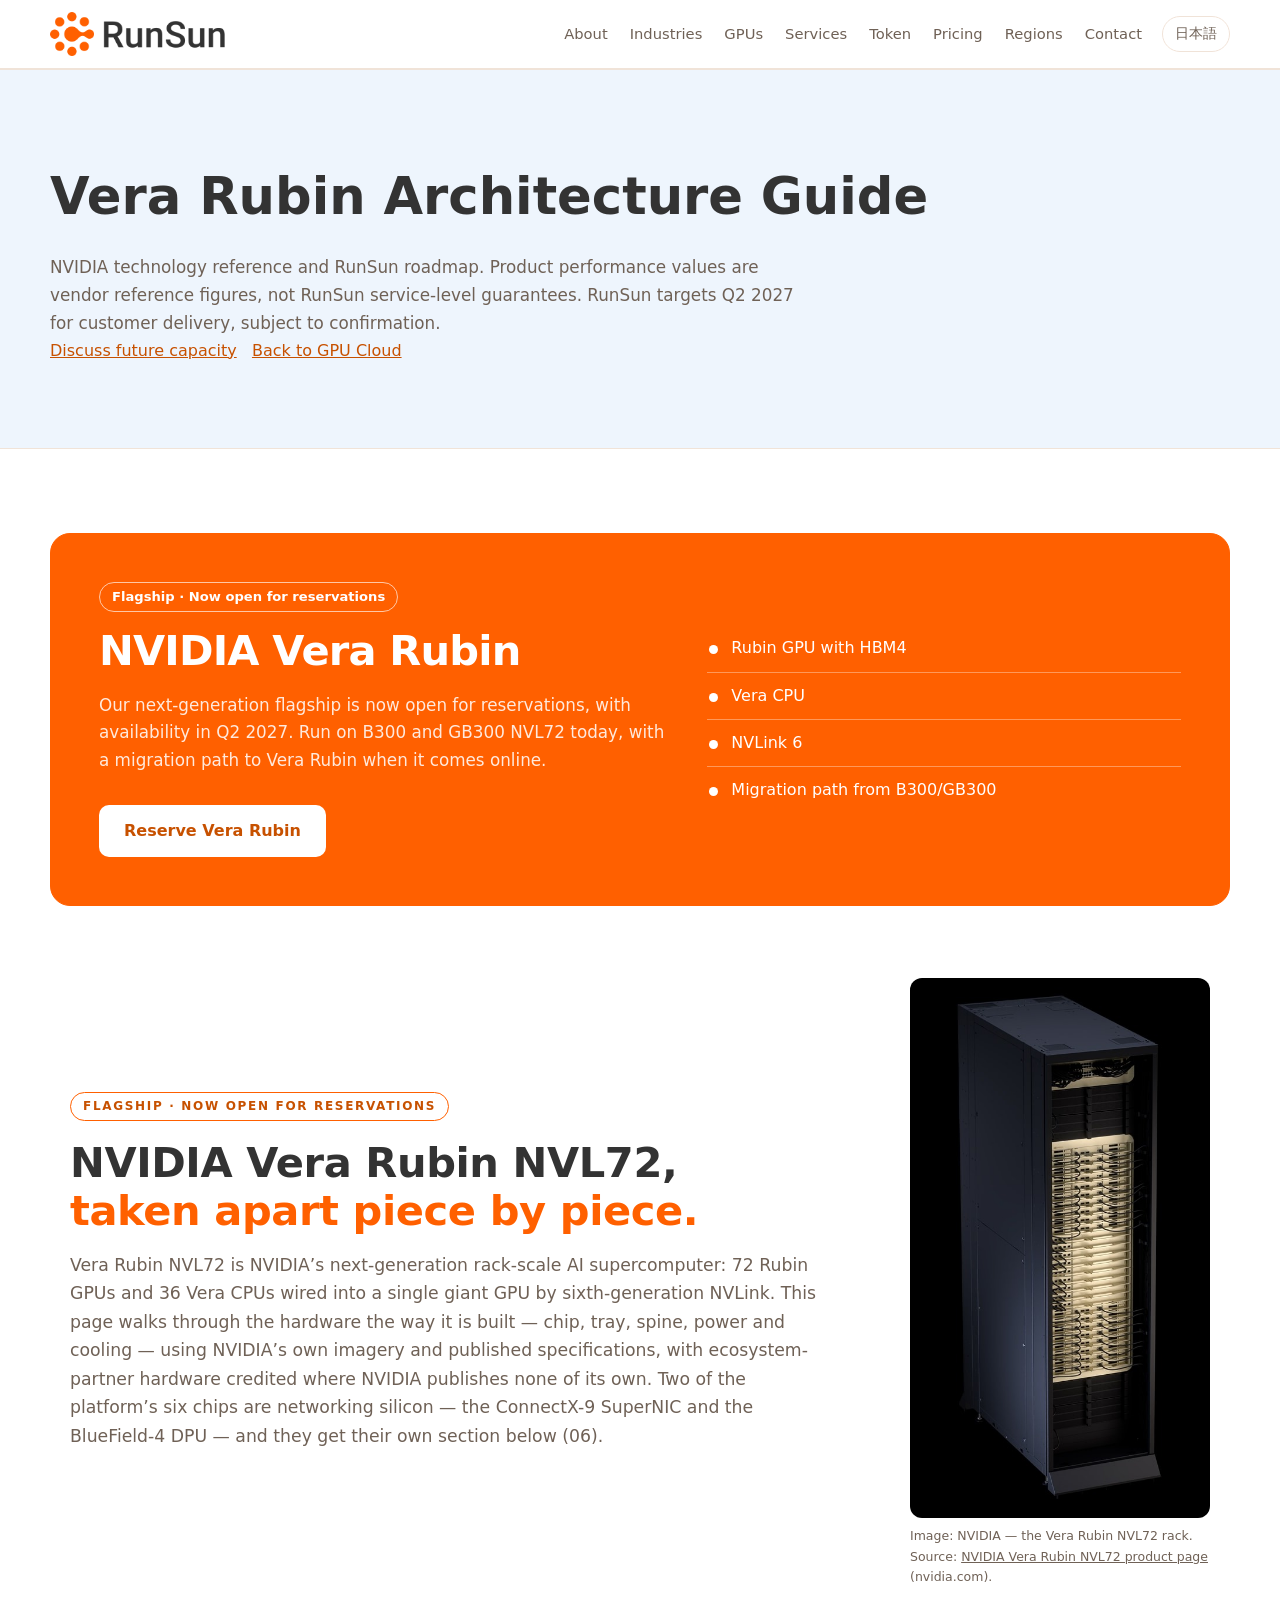
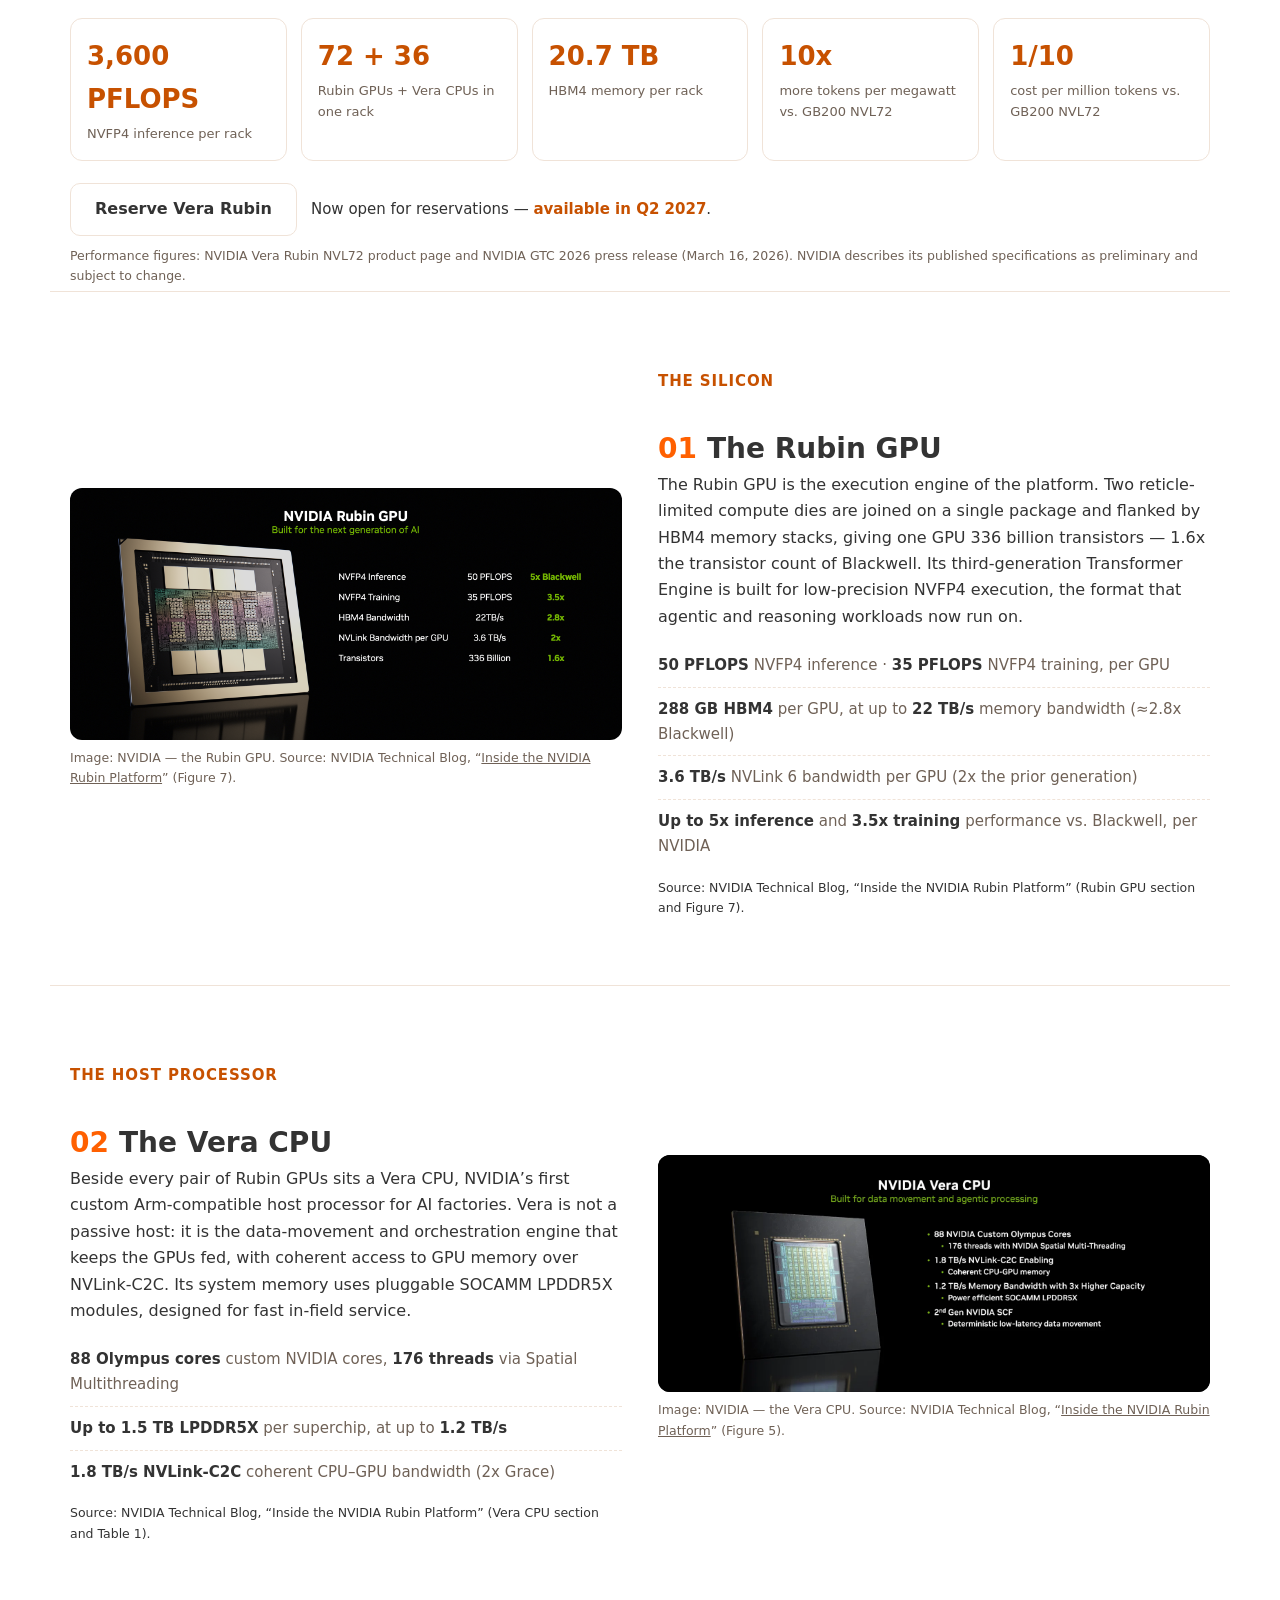
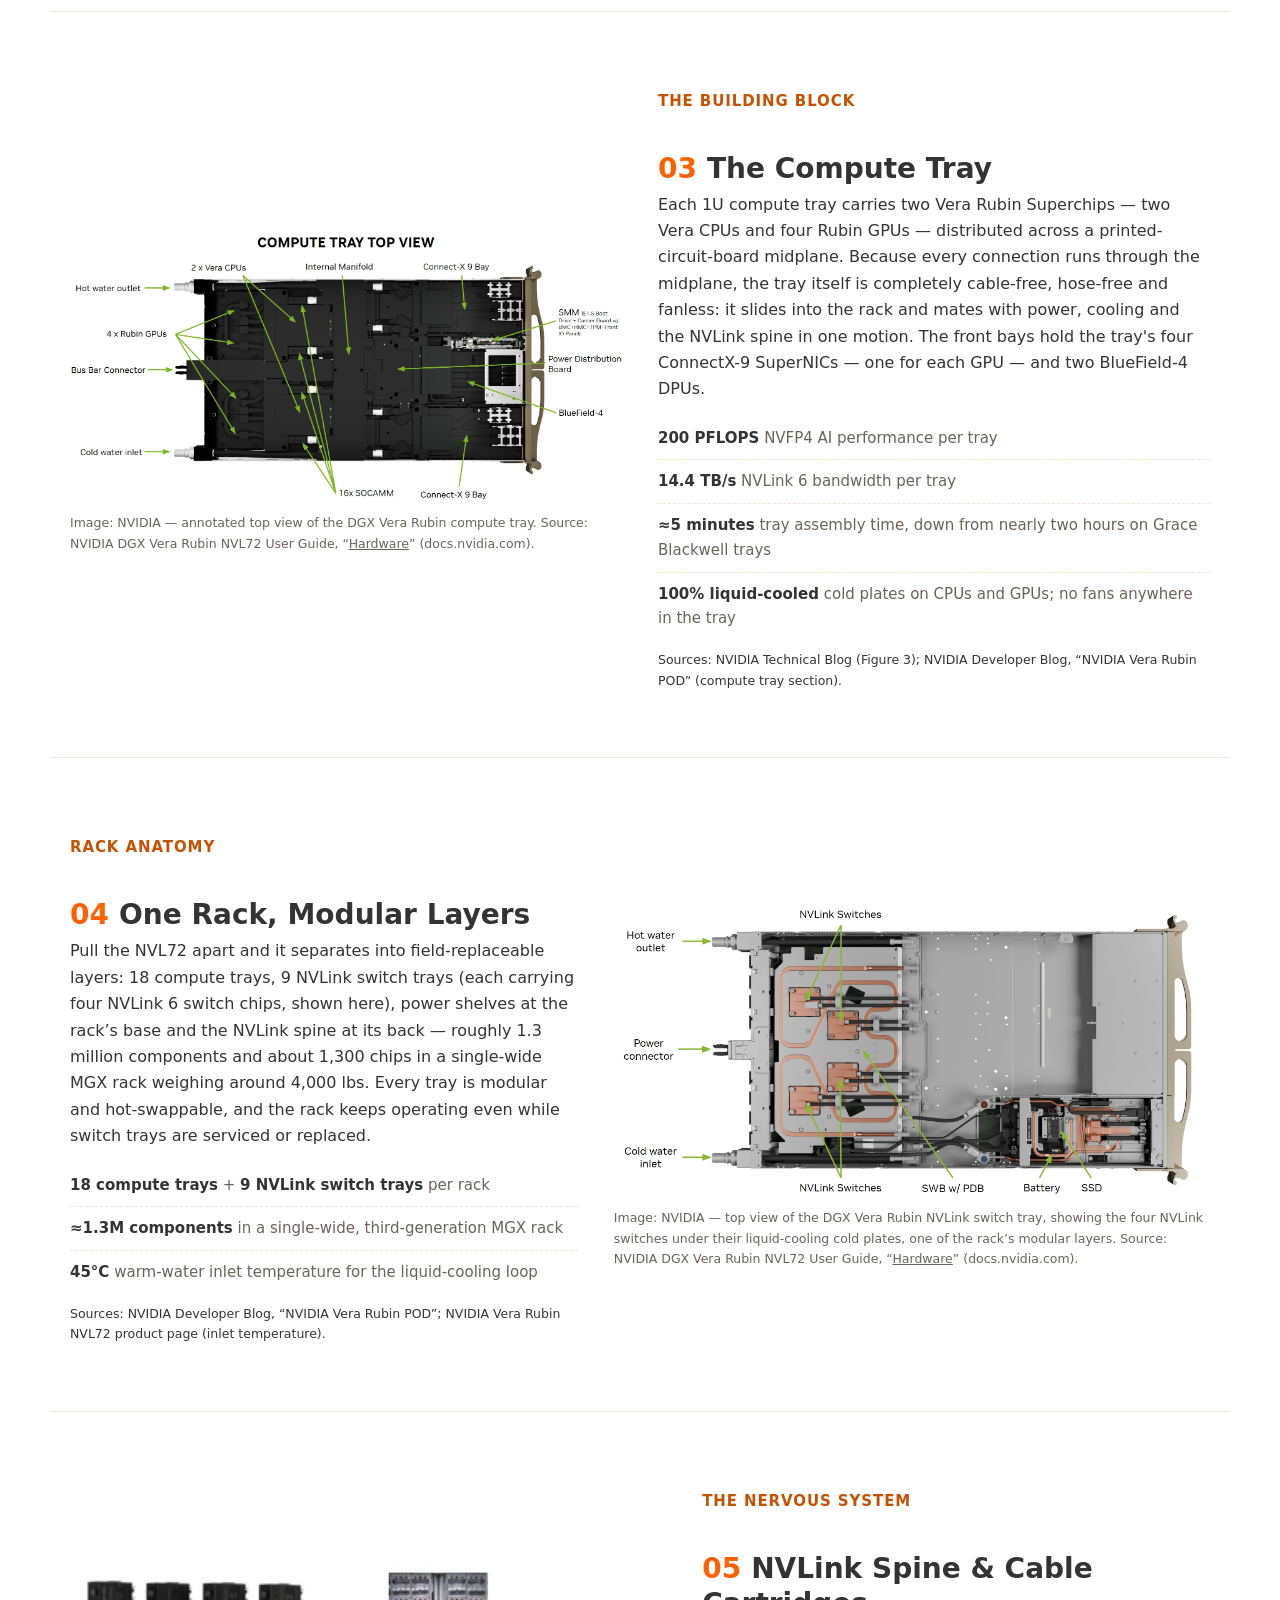
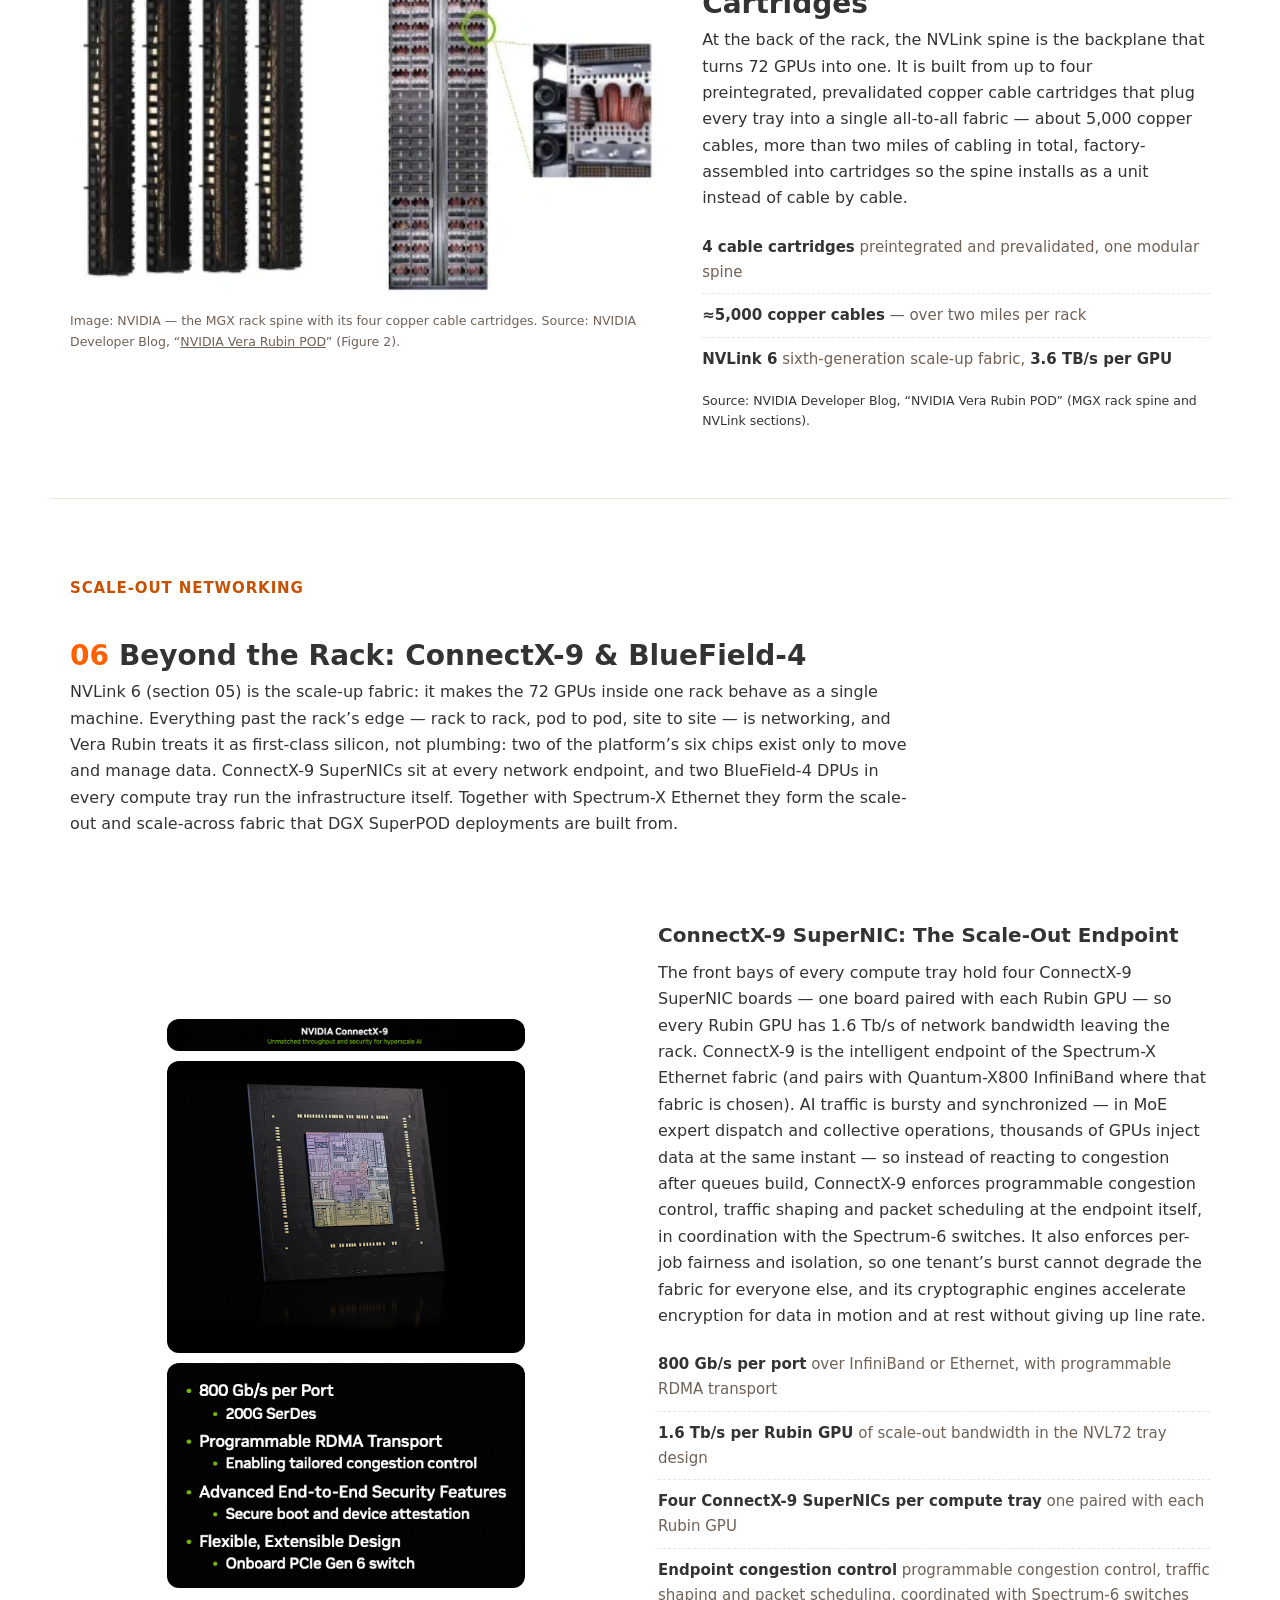
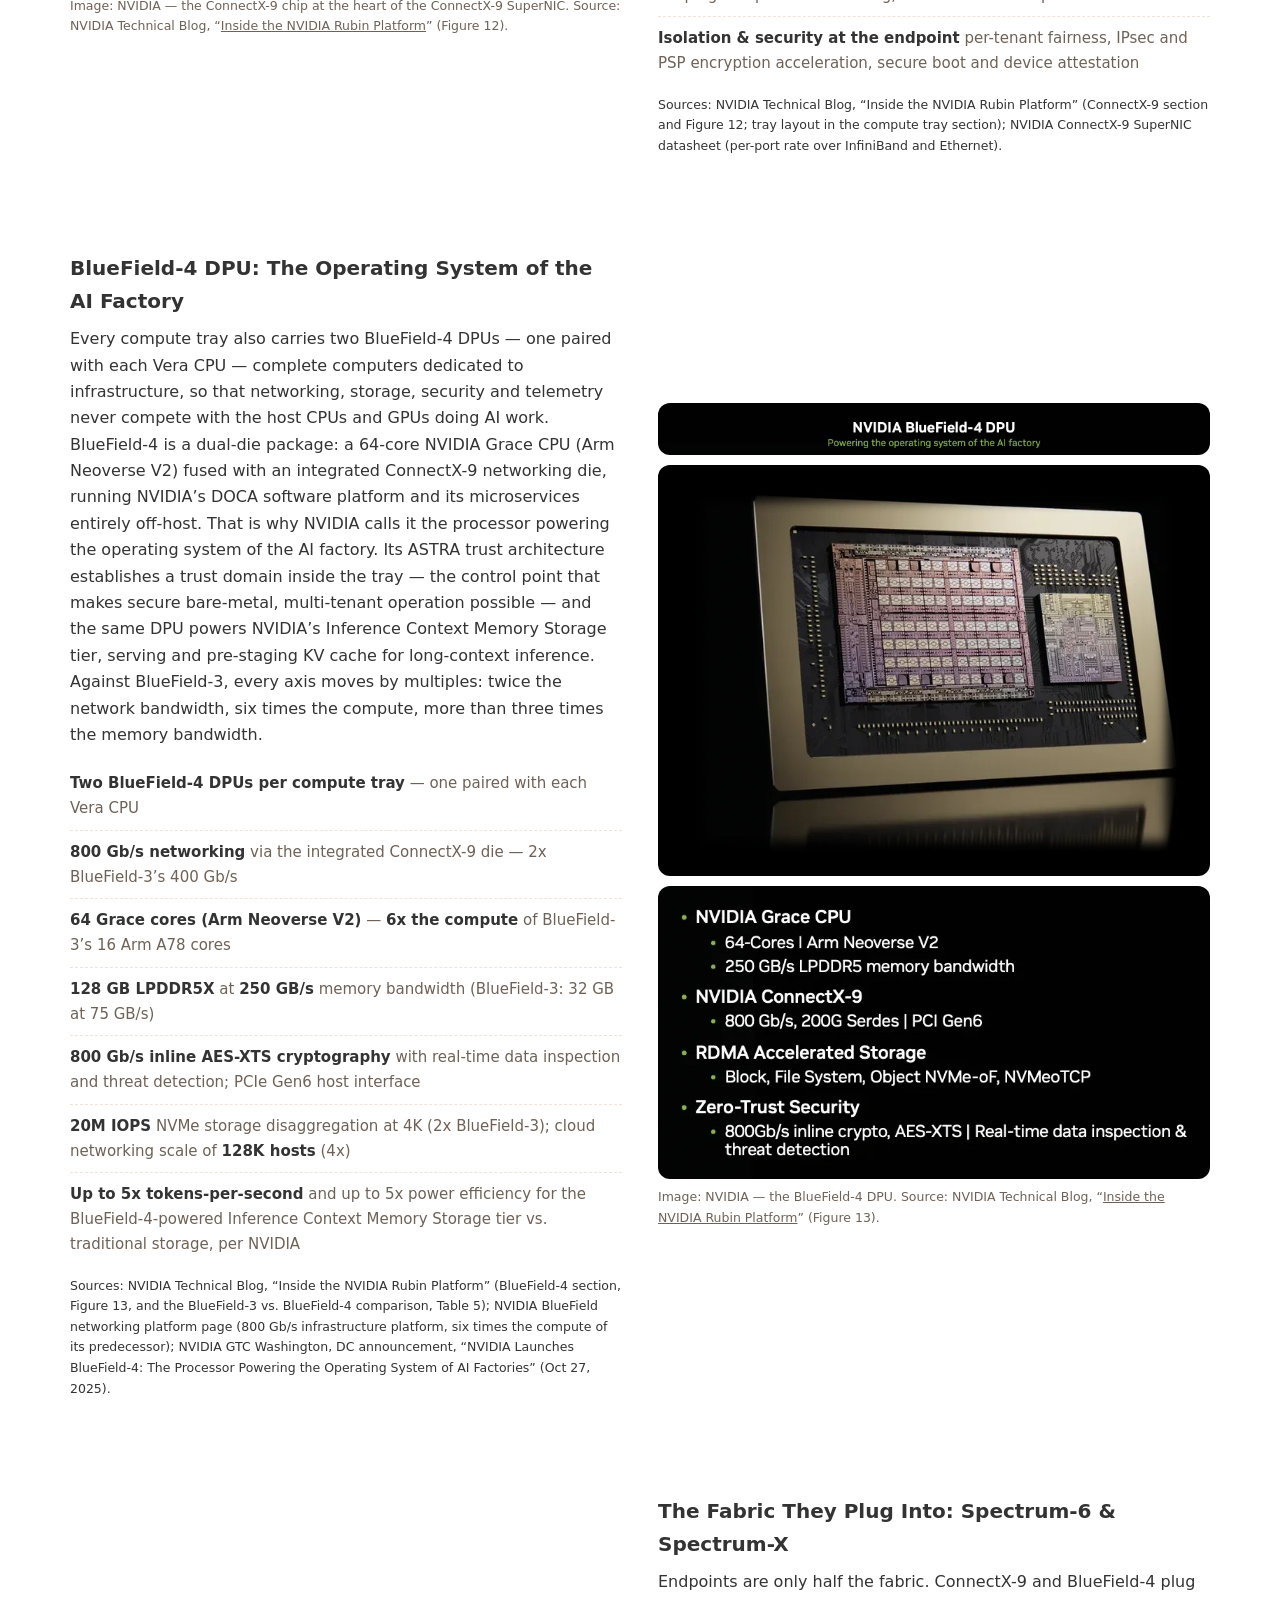
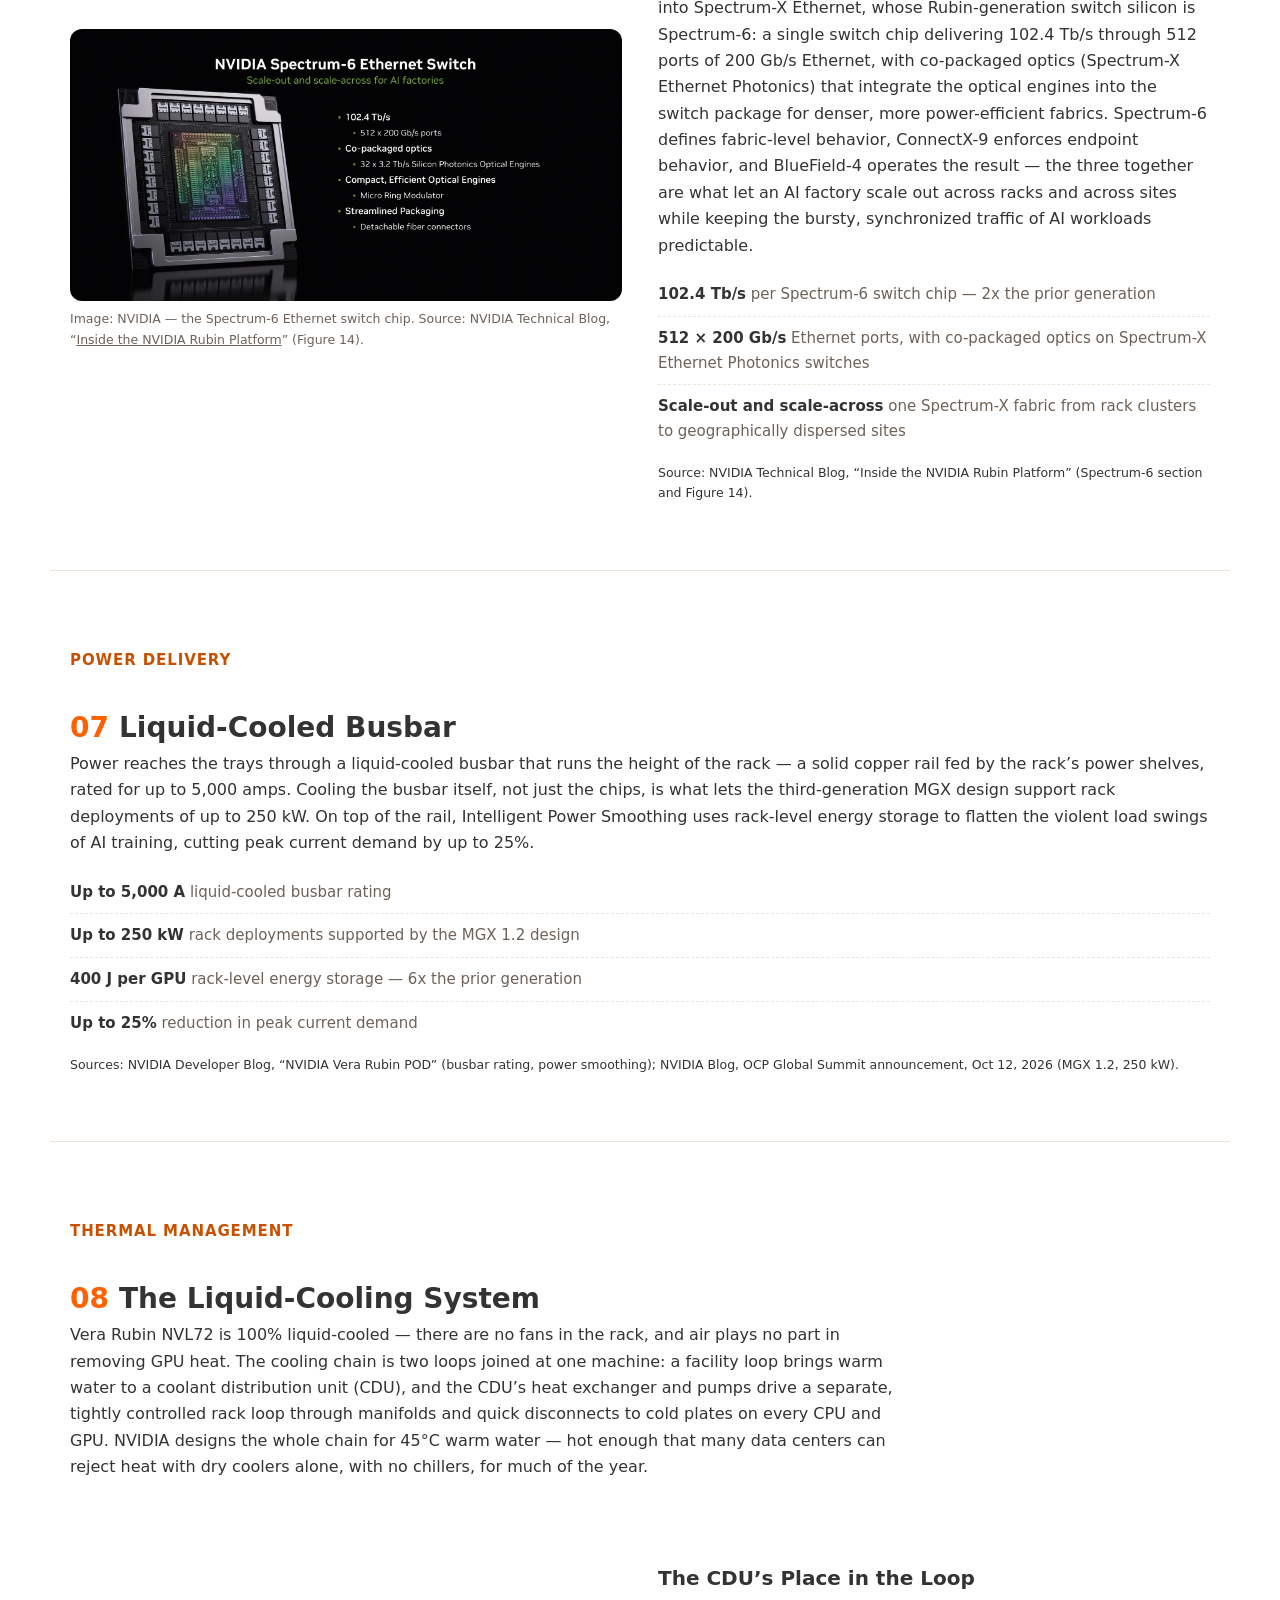
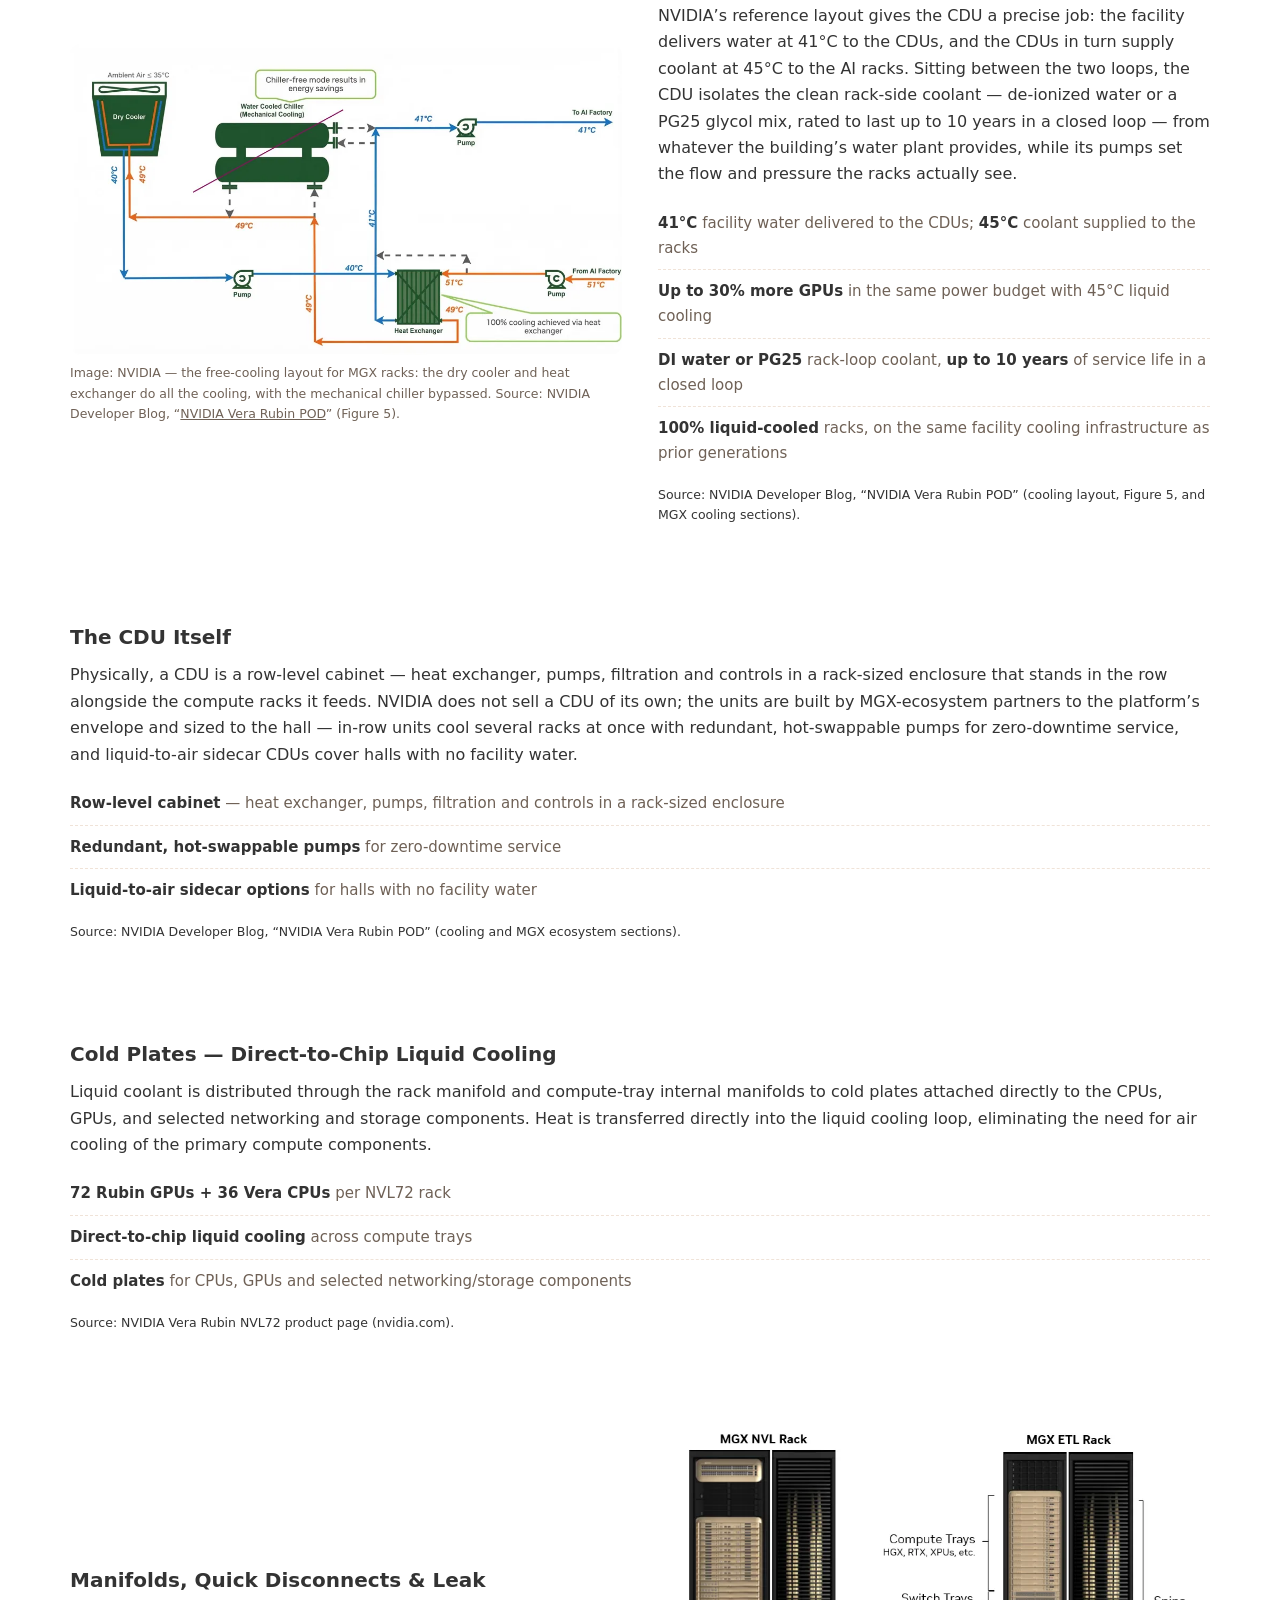
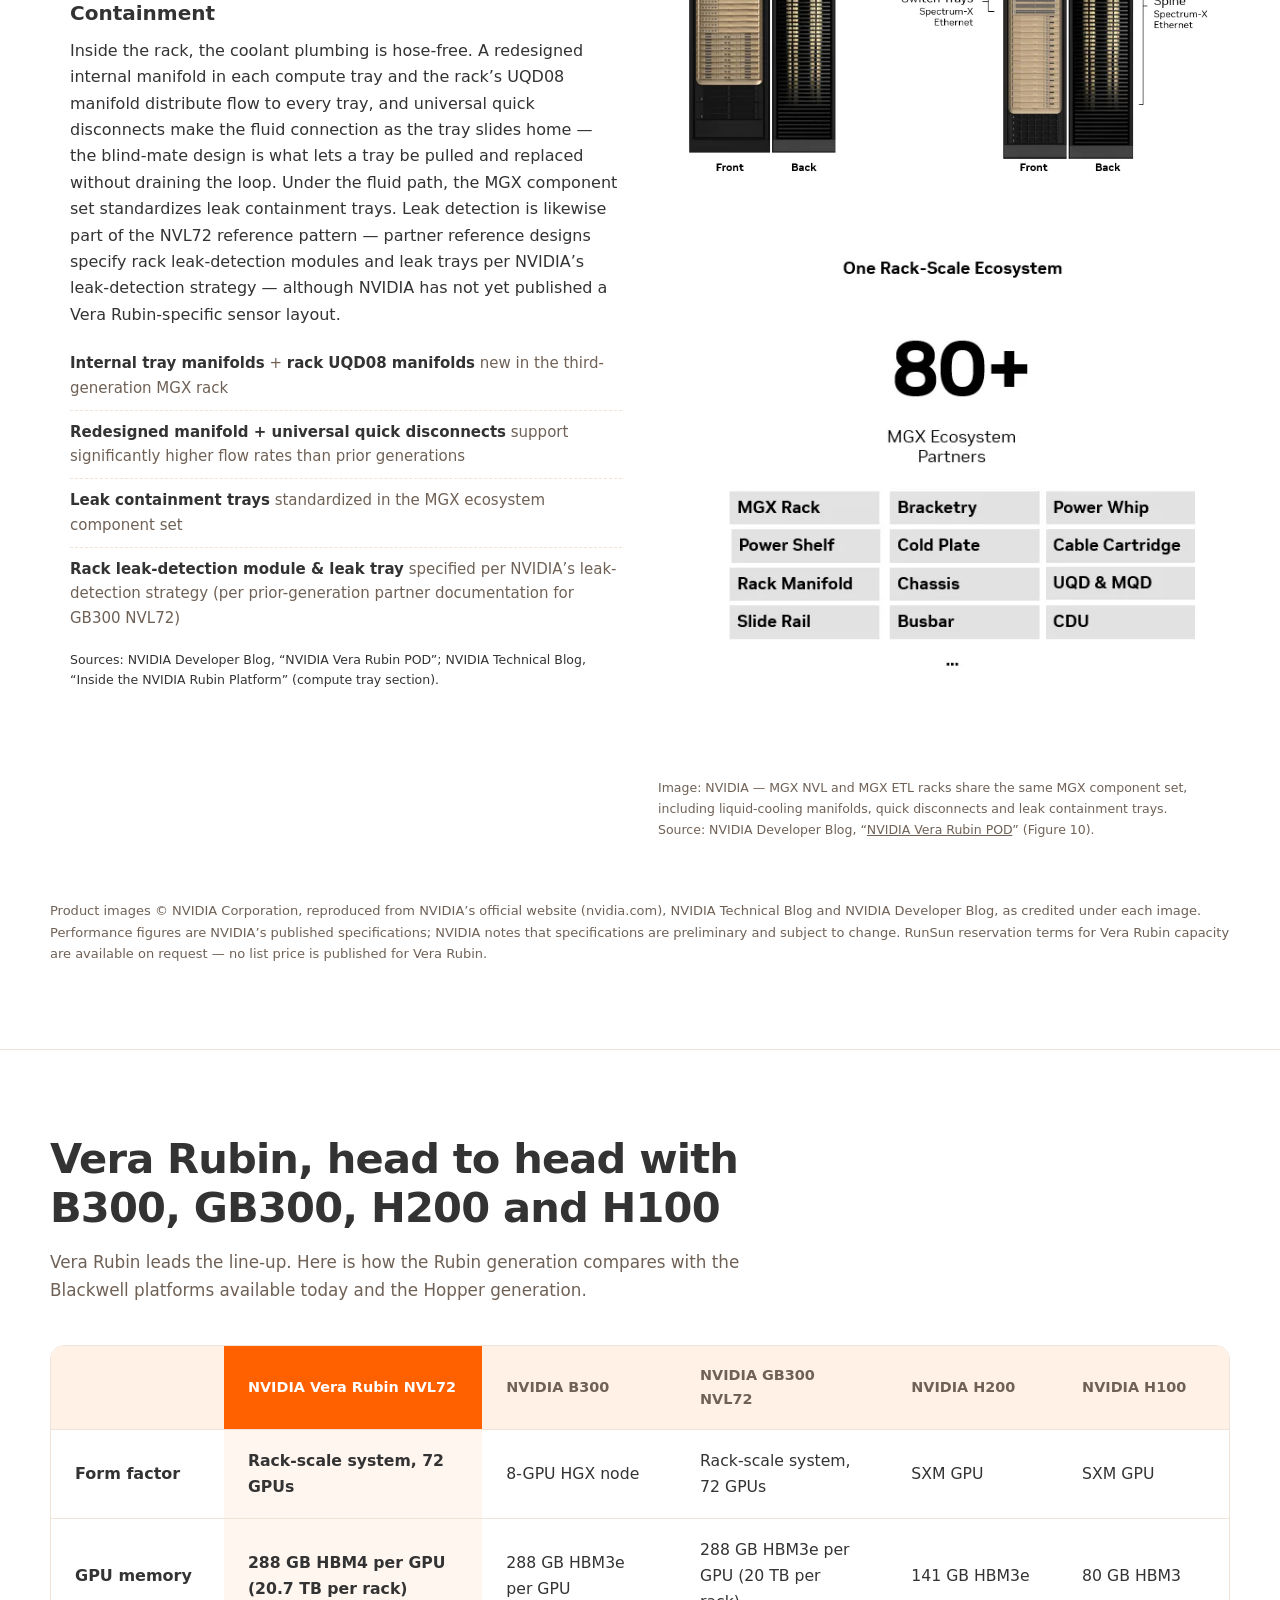
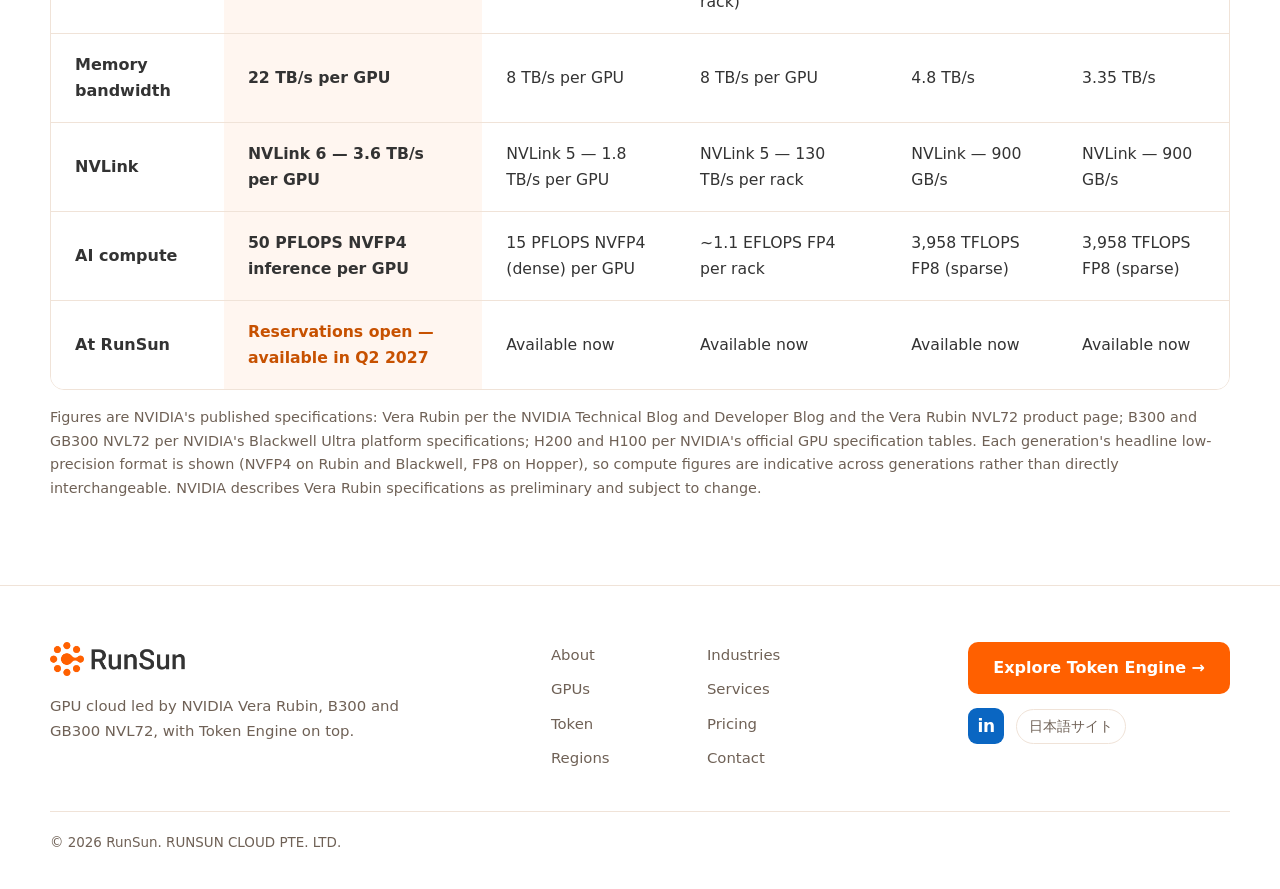
<file: site-en/rubin-guide.html>
<!DOCTYPE html>

<html lang="en">
<head>
<meta charset="utf-8"/>
<meta content="width=device-width, initial-scale=1" name="viewport"/>
<title>Vera Rubin Architecture Guide | RunSun Cloud</title>
<meta content="Technical reference to NVIDIA Vera Rubin architecture, performance context and RunSun future-capacity roadmap." name="description"/>
<link href="style.css" rel="stylesheet"/>
<script>
    /* Enable the motion layer only when the visitor has not asked for
       reduced motion; script.js reveals the elements this class hides. */
    if (window.matchMedia && !window.matchMedia('(prefers-reduced-motion: reduce)').matches) {
      document.documentElement.classList.add('motion-ok');
    }
  </script>
<script defer="" src="script.js"></script>
<meta content="RunSun Cloud | NVIDIA GPU Cloud &amp; Dedicated AI Factories" property="og:title"/><meta content="Dedicated NVIDIA GPU infrastructure for training, post-training and inference." property="og:description"/><meta content="website" property="og:type"/><meta content="#081a37" name="theme-color"/></head>
<body>
<a class="skip-link" href="#main">Skip to content</a>
<svg aria-hidden="true" focusable="false" height="0" style="position:absolute" width="0">
<defs>
<symbol id="ic-gpu" viewbox="0 0 24 24"><rect height="11" rx="2" width="11" x="6.5" y="6.5"></rect><rect height="3.6" rx="0.8" width="3.6" x="10.2" y="10.2"></rect><path d="M9.5 6.5V3.5M14.5 6.5V3.5M9.5 20.5v-3M14.5 20.5v-3M6.5 9.5H3.5M6.5 14.5H3.5M20.5 9.5h-3M20.5 14.5h-3"></path></symbol>
<symbol id="ic-calendar" viewbox="0 0 24 24"><rect height="16" rx="2" width="17" x="3.5" y="5"></rect><path d="M3.5 10h17M8 3v4M16 3v4M7.5 14.5h3M7.5 17.5h5"></path></symbol>
<symbol id="ic-bolt" viewbox="0 0 24 24"><path d="M13 2.5 4.5 14H11l-1 7.5L18.5 10H12z"></path></symbol>
<symbol id="ic-cloud" viewbox="0 0 24 24"><path d="M7 18.5h9.5a4.5 4.5 0 0 0 .9-8.85A6 6 0 0 0 5.7 11.1 3.8 3.8 0 0 0 7 18.5z"></path></symbol>
<symbol id="ic-box" viewbox="0 0 24 24"><path d="M12 3 21 7.5v9L12 21l-9-4.5v-9z"></path><path d="M3 7.5 12 12l9-4.5M12 12v9"></path></symbol>
<symbol id="ic-db" viewbox="0 0 24 24"><ellipse cx="12" cy="5.5" rx="7.5" ry="2.8"></ellipse><path d="M4.5 5.5v13c0 1.55 3.36 2.8 7.5 2.8s7.5-1.25 7.5-2.8v-13"></path><path d="M4.5 12c0 1.55 3.36 2.8 7.5 2.8s7.5-1.25 7.5-2.8"></path></symbol>
<symbol id="ic-db-fast" viewbox="0 0 24 24"><ellipse cx="10.5" cy="5.3" rx="7" ry="2.6"></ellipse><path d="M3.5 5.3v13c0 1.5 3.13 2.7 7 2.7 1.15 0 2.24-.1 3.2-.3"></path><path d="M18.3 11.4 15 16.4h2.6l-2 4.4 4.9-5.9h-2.7z"></path></symbol>
<symbol id="ic-layers" viewbox="0 0 24 24"><path d="M12 3.5 21.5 8 12 12.5 2.5 8z"></path><path d="M3.5 12.2 12 16.4l8.5-4.2"></path><path d="M3.5 16 12 20.2 20.5 16"></path></symbol>
<symbol id="ic-nodes" viewbox="0 0 24 24"><circle cx="12" cy="12" r="2.4"></circle><circle cx="4.5" cy="5.5" r="1.9"></circle><circle cx="19.5" cy="5.5" r="1.9"></circle><circle cx="5" cy="19" r="1.9"></circle><circle cx="19" cy="19" r="1.9"></circle><path d="M10.2 10.2 6 7M13.8 10.2 18 7M10.3 13.9l-3.5 3.5M13.7 13.9l3.5 3.5"></path></symbol>
<symbol id="ic-route" viewbox="0 0 24 24"><circle cx="5" cy="19" r="2.2"></circle><circle cx="19" cy="5" r="2.2"></circle><path d="M7.2 19H15a2 2 0 0 0 2-2V7.2"></path></symbol>
<symbol id="ic-swap" viewbox="0 0 24 24"><path d="M3.5 8h13M13.5 4l4 4-4 4"></path><path d="M20.5 16h-13M10.5 12l-4 4 4 4"></path></symbol>
<symbol id="ic-pin" viewbox="0 0 24 24"><path d="M12 21.2S4.8 15.6 4.8 9.6a7.2 7.2 0 1 1 14.4 0c0 6-7.2 11.6-7.2 11.6z"></path><circle cx="12" cy="9.6" r="2.6"></circle></symbol>
<symbol id="ic-grid" viewbox="0 0 24 24"><rect height="7" rx="1.5" width="7" x="3.5" y="3.5"></rect><rect height="7" rx="1.5" width="7" x="13.5" y="3.5"></rect><rect height="7" rx="1.5" width="7" x="3.5" y="13.5"></rect><rect height="7" rx="1.5" width="7" x="13.5" y="13.5"></rect></symbol>
<symbol id="ic-headset" viewbox="0 0 24 24"><path d="M4.5 15v-2.5a7.5 7.5 0 0 1 15 0V15"></path><rect height="6" rx="1.8" width="4" x="3" y="14.5"></rect><rect height="6" rx="1.8" width="4" x="17" y="14.5"></rect><path d="M19.5 20.5c0 1.7-1.8 2.5-4 2.5h-2"></path></symbol>
<symbol id="ic-server" viewbox="0 0 24 24"><rect height="7" rx="1.8" width="17" x="3.5" y="4"></rect><rect height="7" rx="1.8" width="17" x="3.5" y="13"></rect><path d="M6.8 7.5h.01M6.8 16.5h.01"></path></symbol>
<symbol id="ic-shield" viewbox="0 0 24 24"><path d="M12 3 5 5.6v5.2c0 4.6 3 8.4 7 10.2 4-1.8 7-5.6 7-10.2V5.6z"></path><path d="M8.8 11.6 11 13.8l4.2-4.4"></path></symbol>
<symbol id="ic-cycle" viewbox="0 0 24 24"><path d="M19.5 12a7.5 7.5 0 0 1-12.6 5.6M4.5 12a7.5 7.5 0 0 1 12.6-5.6"></path><path d="M17.6 2.8v3.6h-3.6M6.4 21.2v-3.6h3.6"></path></symbol>
<symbol id="ic-globe" viewbox="0 0 24 24"><circle cx="12" cy="12" r="8.5"></circle><path d="M3.5 12h17M12 3.5c2.5 2.4 3.7 5.2 3.7 8.5s-1.2 6.1-3.7 8.5c-2.5-2.4-3.7-5.2-3.7-8.5s1.2-6.1 3.7-8.5"></path></symbol>
<symbol id="ic-factory" viewbox="0 0 24 24"><path d="M3 21V10.5l6 4v-4l6 4V6.5h6V21"></path><path d="M2.5 21h19M6.8 17.8h.01M11 17.8h.01M15.2 17.8h.01"></path></symbol>
</defs>
</svg>
<header class="site-header">
<div class="wrap header-inner">
<a class="logo" href="index.html#top"><img alt="RunSun" class="brand-logo" src="assets/runsun-logo.png"/></a>
<button aria-controls="site-nav" aria-expanded="false" class="menu-toggle" type="button">Menu</button>
<nav aria-label="Main" class="site-nav" id="site-nav">
<ul>
<li><a href="index.html#about">About</a></li>
<li><a href="index.html#industries">Industries</a></li>
<li><a href="index.html#gpus">GPUs</a></li>
<li><a href="index.html#services">Services</a></li>
<li><a href="index.html#token">Token</a></li>
<li><a href="index.html#pricing">Pricing</a></li>
<li><a href="index.html#regions">Regions</a></li>
<li><a href="index.html#contact">Contact</a></li>
</ul>
</nav>
<a class="locale-link" href="https://www.runsuncloud.jp/" hreflang="ja" lang="ja">日本語</a>
</div>
</header>
<main id="main"><section class="section guide-intro"><div class="wrap"><h1>Vera Rubin Architecture Guide</h1><p class="section-intro">NVIDIA technology reference and RunSun roadmap. Product performance values are vendor reference figures, not RunSun service-level guarantees. RunSun targets Q2 2027 for customer delivery, subject to confirmation.</p><a class="cta" href="index.html#contact">Discuss future capacity</a>   <a href="index.html#flagship">Back to GPU Cloud</a></div></section><section class="section" id="gpus">
<div class="wrap">
<div class="rubin-panel">
<div>
<span class="badge">Flagship · Now open for reservations</span>
<h2>NVIDIA Vera Rubin</h2>
<p class="section-intro">Our next-generation flagship is now open for reservations, with availability in Q2 2027. Run on B300 and GB300 NVL72 today, with a migration path to Vera Rubin when it comes online.</p>
<div class="btn-group">
<a class="btn btn-primary" data-product="NVIDIA Vera Rubin (reservation)" href="index.html#contact">Reserve Vera Rubin</a>
</div>
</div>
<ul class="tick-list">
<li>Rubin GPU with HBM4</li>
<li>Vera CPU</li>
<li>NVLink 6</li>
<li>Migration path from B300/GB300</li>
</ul>
</div>
<div class="vr">
<!-- ============ OVERVIEW ============ -->
<div class="vr-hero">
<div class="wrap">
<div class="vr-hero-top">
<div class="vr-hero-copy">
<span class="eyebrow">Flagship · Now Open for Reservations</span>
<h3>NVIDIA Vera Rubin NVL72,<br/><span class="accent">taken apart piece by piece.</span></h3>
<p class="lede">Vera Rubin NVL72 is NVIDIA’s next-generation rack-scale AI supercomputer: 72 Rubin GPUs and 36 Vera CPUs wired into a single giant GPU by sixth-generation NVLink. This page walks through the hardware the way it is built — chip, tray, spine, power and cooling — using NVIDIA’s own imagery and published specifications, with ecosystem-partner hardware credited where NVIDIA publishes none of its own. Two of the platform’s six chips are networking silicon — the ConnectX-9 SuperNIC and the BlueField-4 DPU — and they get their own section below (06).</p>
</div>
<figure>
<img alt="The full NVIDIA Vera Rubin NVL72 rack with 18 compute trays and 9 NVLink switch trays" src="assets/vera-rubin-nvl72-rack.jpg"/>
<figcaption>Image: NVIDIA — the Vera Rubin NVL72 rack. Source: <a href="https://www.nvidia.com/en-us/data-center/vera-rubin-nvl72/">NVIDIA Vera Rubin NVL72 product page</a> (nvidia.com).</figcaption>
</figure>
</div>
<div class="stats">
<div class="stat"><div class="num">3,600 PFLOPS</div><div class="lbl">NVFP4 inference per rack</div></div>
<div class="stat"><div class="num">72 + 36</div><div class="lbl">Rubin GPUs + Vera CPUs in one rack</div></div>
<div class="stat"><div class="num">20.7 TB</div><div class="lbl">HBM4 memory per rack</div></div>
<div class="stat"><div class="num">10x</div><div class="lbl">more tokens per megawatt vs. GB200 NVL72</div></div>
<div class="stat"><div class="num">1/10</div><div class="lbl">cost per million tokens vs. GB200 NVL72</div></div>
</div>
<div class="cta-row">
<a class="btn" data-product="NVIDIA Vera Rubin (reservation)" href="index.html#contact">Reserve Vera Rubin</a>
<span class="cta-note">Now open for reservations — <strong>available in Q2 2027</strong>.</span>
</div>
<p class="src">Performance figures: NVIDIA Vera Rubin NVL72 product page and NVIDIA GTC 2026 press release (March 16, 2026). NVIDIA describes its published specifications as preliminary and subject to change.</p>
</div>
</div>
<!-- ============ 1. RUBIN GPU ============ -->
<section class="part">
<div class="wrap part-grid">
<figure class="shot">
<img alt="NVIDIA Rubin GPU product graphic with die visualization and key specifications" src="assets/rubin-gpu.png"/>
<figcaption>Image: NVIDIA — the Rubin GPU. Source: NVIDIA Technical Blog, “<a href="https://developer.nvidia.com/blog/inside-the-nvidia-rubin-platform-six-new-chips-one-ai-supercomputer/">Inside the NVIDIA Rubin Platform</a>” (Figure 7).</figcaption>
</figure>
<div>
<h5 class="sub">The Silicon</h5>
<h4><span class="no">01</span>The Rubin GPU</h4>
<p>The Rubin GPU is the execution engine of the platform. Two reticle-limited compute dies are joined on a single package and flanked by HBM4 memory stacks, giving one GPU 336 billion transistors — 1.6x the transistor count of Blackwell. Its third-generation Transformer Engine is built for low-precision NVFP4 execution, the format that agentic and reasoning workloads now run on.</p>
<ul class="specs">
<li><b>50 PFLOPS</b> <span>NVFP4 inference ·</span> <b>35 PFLOPS</b> <span>NVFP4 training, per GPU</span></li>
<li><b>288 GB HBM4</b> <span>per GPU, at up to</span> <b>22 TB/s</b> <span>memory bandwidth (≈2.8x Blackwell)</span></li>
<li><b>3.6 TB/s</b> <span>NVLink 6 bandwidth per GPU (2x the prior generation)</span></li>
<li><b>Up to 5x inference</b> <span>and</span> <b>3.5x training</b> <span>performance vs. Blackwell, per NVIDIA</span></li>
</ul>
<p class="src">Source: NVIDIA Technical Blog, “Inside the NVIDIA Rubin Platform” (Rubin GPU section and Figure 7).</p>
</div>
</div>
</section>
<!-- ============ 2. VERA CPU ============ -->
<section class="part">
<div class="wrap part-grid flip">
<figure class="shot">
<img alt="NVIDIA Vera CPU product graphic with package close-up and architectural features" src="assets/vera-cpu.webp"/>
<figcaption>Image: NVIDIA — the Vera CPU. Source: NVIDIA Technical Blog, “<a href="https://developer.nvidia.com/blog/inside-the-nvidia-rubin-platform-six-new-chips-one-ai-supercomputer/">Inside the NVIDIA Rubin Platform</a>” (Figure 5).</figcaption>
</figure>
<div>
<h5 class="sub">The Host Processor</h5>
<h4><span class="no">02</span>The Vera CPU</h4>
<p>Beside every pair of Rubin GPUs sits a Vera CPU, NVIDIA’s first custom Arm-compatible host processor for AI factories. Vera is not a passive host: it is the data-movement and orchestration engine that keeps the GPUs fed, with coherent access to GPU memory over NVLink-C2C. Its system memory uses pluggable SOCAMM LPDDR5X modules, designed for fast in-field service.</p>
<ul class="specs">
<li><b>88 Olympus cores</b> <span>custom NVIDIA cores,</span> <b>176 threads</b> <span>via Spatial Multithreading</span></li>
<li><b>Up to 1.5 TB LPDDR5X</b> <span>per superchip, at up to</span> <b>1.2 TB/s</b></li>
<li><b>1.8 TB/s NVLink-C2C</b> <span>coherent CPU–GPU bandwidth (2x Grace)</span></li>
</ul>
<p class="src">Source: NVIDIA Technical Blog, “Inside the NVIDIA Rubin Platform” (Vera CPU section and Table 1).</p>
</div>
</div>
</section>
<!-- ============ 3. COMPUTE TRAY ============ -->
<section class="part">
<div class="wrap part-grid">
<figure class="shot">
<img alt="Top view of the NVIDIA DGX Vera Rubin compute tray with callouts identifying the two Vera CPUs, four Rubin GPUs, 16x SOCAMM modules, internal liquid-cooling manifold, bus bar connector, Connect-X 9 bays, BlueField-4 and power distribution board, plus the cold water inlet and hot water outlet" src="assets/compute-tray.webp"/>
<figcaption>Image: NVIDIA — annotated top view of the DGX Vera Rubin compute tray. Source: NVIDIA DGX Vera Rubin NVL72 User Guide, “<a href="https://docs.nvidia.com/dgx/dgxvr-user-guide/hardware.html">Hardware</a>” (docs.nvidia.com).</figcaption>
</figure>
<div>
<h5 class="sub">The Building Block</h5>
<h4><span class="no">03</span>The Compute Tray</h4>
<p>Each 1U compute tray carries two Vera Rubin Superchips — two Vera CPUs and four Rubin GPUs — distributed across a printed-circuit-board midplane. Because every connection runs through the midplane, the tray itself is completely cable-free, hose-free and fanless: it slides into the rack and mates with power, cooling and the NVLink spine in one motion. The front bays hold the tray's four ConnectX-9 SuperNICs — one for each GPU — and two BlueField-4 DPUs.</p>
<ul class="specs">
<li><b>200 PFLOPS</b> <span>NVFP4 AI performance per tray</span></li>
<li><b>14.4 TB/s</b> <span>NVLink 6 bandwidth per tray</span></li>
<li><b>≈5 minutes</b> <span>tray assembly time, down from nearly two hours on Grace Blackwell trays</span></li>
<li><b>100% liquid-cooled</b> <span>cold plates on CPUs and GPUs; no fans anywhere in the tray</span></li>
</ul>
<p class="src">Sources: NVIDIA Technical Blog (Figure 3); NVIDIA Developer Blog, “NVIDIA Vera Rubin POD” (compute tray section).</p>
</div>
</div>
</section>
<!-- ============ 4. RACK ANATOMY / EXPLODED ============ -->
<section class="part">
<div class="wrap part-grid flip widefig-r">
<figure class="shot">
<img alt="Annotated top view of the NVIDIA DGX Vera Rubin NVLink switch tray, showing the four NVLink switches with liquid-cooling cold plates, power connector and water inlet and outlet" src="assets/nvlink-switch-tray.webp"/>
<figcaption>Image: NVIDIA — top view of the DGX Vera Rubin NVLink switch tray, showing the four NVLink switches under their liquid-cooling cold plates, one of the rack’s modular layers. Source: NVIDIA DGX Vera Rubin NVL72 User Guide, “<a href="https://docs.nvidia.com/dgx/dgxvr-user-guide/hardware.html">Hardware</a>” (docs.nvidia.com).</figcaption>
</figure>
<div>
<h5 class="sub">Rack Anatomy</h5>
<h4><span class="no">04</span>One Rack, Modular Layers</h4>
<p>Pull the NVL72 apart and it separates into field-replaceable layers: 18 compute trays, 9 NVLink switch trays (each carrying four NVLink 6 switch chips, shown here), power shelves at the rack’s base and the NVLink spine at its back — roughly 1.3 million components and about 1,300 chips in a single-wide MGX rack weighing around 4,000 lbs. Every tray is modular and hot-swappable, and the rack keeps operating even while switch trays are serviced or replaced.</p>
<ul class="specs">
<li><b>18 compute trays</b> <span>+</span> <b>9 NVLink switch trays</b> <span>per rack</span></li>
<li><b>≈1.3M components</b> <span>in a single-wide, third-generation MGX rack</span></li>
<li><b>45°C</b> <span>warm-water inlet temperature for the liquid-cooling loop</span></li>
</ul>
<p class="src">Sources: NVIDIA Developer Blog, “NVIDIA Vera Rubin POD”; NVIDIA Vera Rubin NVL72 product page (inlet temperature).</p>
</div>
</div>
</section>
<!-- ============ 5. NVLINK SPINE & CABLE CARTRIDGES ============ -->
<section class="part">
<div class="wrap part-grid widefig">
<figure class="shot">
<img alt="NVIDIA MGX rack spine featuring four modular copper cable cartridges" src="assets/mgx-rack-spine.webp"/>
<figcaption>Image: NVIDIA — the MGX rack spine with its four copper cable cartridges. Source: NVIDIA Developer Blog, “<a href="https://developer.nvidia.com/blog/nvidia-vera-rubin-pod-seven-chips-five-rack-scale-systems-one-ai-supercomputer/">NVIDIA Vera Rubin POD</a>” (Figure 2).</figcaption>
</figure>
<div>
<h5 class="sub">The Nervous System</h5>
<h4><span class="no">05</span>NVLink Spine &amp; Cable Cartridges</h4>
<p>At the back of the rack, the NVLink spine is the backplane that turns 72 GPUs into one. It is built from up to four preintegrated, prevalidated copper cable cartridges that plug every tray into a single all-to-all fabric — about 5,000 copper cables, more than two miles of cabling in total, factory-assembled into cartridges so the spine installs as a unit instead of cable by cable.</p>
<ul class="specs">
<li><b>4 cable cartridges</b> <span>preintegrated and prevalidated, one modular spine</span></li>
<li><b>≈5,000 copper cables</b> <span>— over two miles per rack</span></li>
<li><b>NVLink 6</b> <span>sixth-generation scale-up fabric,</span> <b>3.6 TB/s per GPU</b></li>
</ul>
<p class="src">Source: NVIDIA Developer Blog, “NVIDIA Vera Rubin POD” (MGX rack spine and NVLink sections).</p>
</div>
</div>
</section>
<!-- ============ 6. NETWORKING ============ -->
<section class="part">
<div class="wrap">
<h5 class="sub">Scale-Out Networking</h5>
<h4><span class="no">06</span>Beyond the Rack: ConnectX-9 &amp; BlueField-4</h4>
<p class="wide">NVLink 6 (section 05) is the scale-up fabric: it makes the 72 GPUs inside one rack behave as a single machine. Everything past the rack’s edge — rack to rack, pod to pod, site to site — is networking, and Vera Rubin treats it as first-class silicon, not plumbing: two of the platform’s six chips exist only to move and manage data. ConnectX-9 SuperNICs sit at every network endpoint, and two BlueField-4 DPUs in every compute tray run the infrastructure itself. Together with Spectrum-X Ethernet they form the scale-out and scale-across fabric that DGX SuperPOD deployments are built from.</p>
<div class="part-grid subblock">
<figure class="shot splitfig fig12fit">
<img alt="Close-up of the NVIDIA ConnectX-9 chip used in the ConnectX-9 SuperNIC, with callouts for 800 Gb/s per port, programmable RDMA transport and security features" src="assets/connectx-9.png"/>
<span class="splitview"><img alt="Close-up of the NVIDIA ConnectX-9 chip used in the ConnectX-9 SuperNIC, with callouts for 800 Gb/s per port, programmable RDMA transport and security features" src="assets/connectx-9-p1.png"/><img alt="" src="assets/connectx-9-p2.png"/><img alt="" src="assets/connectx-9-p3.png"/></span>
<figcaption>Image: NVIDIA — the ConnectX-9 chip at the heart of the ConnectX-9 SuperNIC. Source: NVIDIA Technical Blog, “<a href="https://developer.nvidia.com/blog/inside-the-nvidia-rubin-platform-six-new-chips-one-ai-supercomputer/">Inside the NVIDIA Rubin Platform</a>” (Figure 12).</figcaption>
</figure>
<div>
<h5 class="blocktitle">ConnectX-9 SuperNIC: The Scale-Out Endpoint</h5>
<p>The front bays of every compute tray hold four ConnectX-9 SuperNIC boards — one board paired with each Rubin GPU — so every Rubin GPU has 1.6 Tb/s of network bandwidth leaving the rack. ConnectX-9 is the intelligent endpoint of the Spectrum-X Ethernet fabric (and pairs with Quantum-X800 InfiniBand where that fabric is chosen). AI traffic is bursty and synchronized — in MoE expert dispatch and collective operations, thousands of GPUs inject data at the same instant — so instead of reacting to congestion after queues build, ConnectX-9 enforces programmable congestion control, traffic shaping and packet scheduling at the endpoint itself, in coordination with the Spectrum-6 switches. It also enforces per-job fairness and isolation, so one tenant’s burst cannot degrade the fabric for everyone else, and its cryptographic engines accelerate encryption for data in motion and at rest without giving up line rate.</p>
<ul class="specs">
<li><b>800 Gb/s per port</b> <span>over InfiniBand or Ethernet, with programmable RDMA transport</span></li>
<li><b>1.6 Tb/s per Rubin GPU</b> <span>of scale-out bandwidth in the NVL72 tray design</span></li>
<li><b>Four ConnectX-9 SuperNICs per compute tray</b> <span>one paired with each Rubin GPU</span></li>
<li><b>Endpoint congestion control</b> <span>programmable congestion control, traffic shaping and packet scheduling, coordinated with Spectrum-6 switches</span></li>
<li><b>Isolation &amp; security at the endpoint</b> <span>per-tenant fairness, IPsec and PSP encryption acceleration, secure boot and device attestation</span></li>
</ul>
<p class="src">Sources: NVIDIA Technical Blog, “Inside the NVIDIA Rubin Platform” (ConnectX-9 section and Figure 12; tray layout in the compute tray section); NVIDIA ConnectX-9 SuperNIC datasheet (per-port rate over InfiniBand and Ethernet).</p>
</div>
</div>
<div class="part-grid flip subblock">
<figure class="shot splitfig">
<img alt="NVIDIA BlueField-4 DPU product graphic with die image and feature list: 64-core Grace CPU, ConnectX-9 networking up to 800 Gb/s over PCIe Gen6, RDMA-accelerated storage and zero-trust security" src="assets/bluefield-4.webp"/>
<span class="splitview"><img alt="NVIDIA BlueField-4 DPU product graphic with die image and feature list: 64-core Grace CPU, ConnectX-9 networking up to 800 Gb/s over PCIe Gen6, RDMA-accelerated storage and zero-trust security" src="assets/bluefield-4-p1.webp"/><img alt="" src="assets/bluefield-4-p2.webp"/><img alt="" src="assets/bluefield-4-p3.webp"/></span>
<figcaption>Image: NVIDIA — the BlueField-4 DPU. Source: NVIDIA Technical Blog, “<a href="https://developer.nvidia.com/blog/inside-the-nvidia-rubin-platform-six-new-chips-one-ai-supercomputer/">Inside the NVIDIA Rubin Platform</a>” (Figure 13).</figcaption>
</figure>
<div>
<h5 class="blocktitle">BlueField-4 DPU: The Operating System of the AI Factory</h5>
<p>Every compute tray also carries two BlueField-4 DPUs — one paired with each Vera CPU — complete computers dedicated to infrastructure, so that networking, storage, security and telemetry never compete with the host CPUs and GPUs doing AI work. BlueField-4 is a dual-die package: a 64-core NVIDIA Grace CPU (Arm Neoverse V2) fused with an integrated ConnectX-9 networking die, running NVIDIA’s DOCA software platform and its microservices entirely off-host. That is why NVIDIA calls it the processor powering the operating system of the AI factory. Its ASTRA trust architecture establishes a trust domain inside the tray — the control point that makes secure bare-metal, multi-tenant operation possible — and the same DPU powers NVIDIA’s Inference Context Memory Storage tier, serving and pre-staging KV cache for long-context inference. Against BlueField-3, every axis moves by multiples: twice the network bandwidth, six times the compute, more than three times the memory bandwidth.</p>
<ul class="specs">
<li><b>Two BlueField-4 DPUs per compute tray</b> <span>— one paired with each Vera CPU</span></li>
<li><b>800 Gb/s networking</b> <span>via the integrated ConnectX-9 die — 2x BlueField-3’s 400 Gb/s</span></li>
<li><b>64 Grace cores (Arm Neoverse V2)</b> <span>—</span> <b>6x the compute</b> <span>of BlueField-3’s 16 Arm A78 cores</span></li>
<li><b>128 GB LPDDR5X</b> <span>at</span> <b>250 GB/s</b> <span>memory bandwidth (BlueField-3: 32 GB at 75 GB/s)</span></li>
<li><b>800 Gb/s inline AES-XTS cryptography</b> <span>with real-time data inspection and threat detection; PCIe Gen6 host interface</span></li>
<li><b>20M IOPS</b> <span>NVMe storage disaggregation at 4K (2x BlueField-3); cloud networking scale of</span> <b>128K hosts</b> <span>(4x)</span></li>
<li><b>Up to 5x tokens-per-second</b> <span>and up to 5x power efficiency for the BlueField-4-powered Inference Context Memory Storage tier vs. traditional storage, per NVIDIA</span></li>
</ul>
<p class="src">Sources: NVIDIA Technical Blog, “Inside the NVIDIA Rubin Platform” (BlueField-4 section, Figure 13, and the BlueField-3 vs. BlueField-4 comparison, Table 5); NVIDIA BlueField networking platform page (800 Gb/s infrastructure platform, six times the compute of its predecessor); NVIDIA GTC Washington, DC announcement, “NVIDIA Launches BlueField-4: The Processor Powering the Operating System of AI Factories” (Oct 27, 2025).</p>
</div>
</div>
<div class="part-grid subblock">
<figure class="shot">
<img alt="NVIDIA Spectrum-6 Ethernet switch product graphic: 102.4 Tb/s of bandwidth through 512 ports of 200 Gb/s Ethernet with co-packaged optics" src="assets/spectrum-6.webp"/>
<figcaption>Image: NVIDIA — the Spectrum-6 Ethernet switch chip. Source: NVIDIA Technical Blog, “<a href="https://developer.nvidia.com/blog/inside-the-nvidia-rubin-platform-six-new-chips-one-ai-supercomputer/">Inside the NVIDIA Rubin Platform</a>” (Figure 14).</figcaption>
</figure>
<div>
<h5 class="blocktitle">The Fabric They Plug Into: Spectrum-6 &amp; Spectrum-X</h5>
<p>Endpoints are only half the fabric. ConnectX-9 and BlueField-4 plug into Spectrum-X Ethernet, whose Rubin-generation switch silicon is Spectrum-6: a single switch chip delivering 102.4 Tb/s through 512 ports of 200 Gb/s Ethernet, with co-packaged optics (Spectrum-X Ethernet Photonics) that integrate the optical engines into the switch package for denser, more power-efficient fabrics. Spectrum-6 defines fabric-level behavior, ConnectX-9 enforces endpoint behavior, and BlueField-4 operates the result — the three together are what let an AI factory scale out across racks and across sites while keeping the bursty, synchronized traffic of AI workloads predictable.</p>
<ul class="specs">
<li><b>102.4 Tb/s</b> <span>per Spectrum-6 switch chip — 2x the prior generation</span></li>
<li><b>512 × 200 Gb/s</b> <span>Ethernet ports, with co-packaged optics on Spectrum-X Ethernet Photonics switches</span></li>
<li><b>Scale-out and scale-across</b> <span>one Spectrum-X fabric from rack clusters to geographically dispersed sites</span></li>
</ul>
<p class="src">Source: NVIDIA Technical Blog, “Inside the NVIDIA Rubin Platform” (Spectrum-6 section and Figure 14).</p>
</div>
</div>
</div>
</section>
<!-- ============ 7. BUSBAR & POWER ============ -->
<section class="part">
<div class="wrap part-grid solo">
<div>
<h5 class="sub">Power Delivery</h5>
<h4><span class="no">07</span>Liquid-Cooled Busbar</h4>
<p>Power reaches the trays through a liquid-cooled busbar that runs the height of the rack — a solid copper rail fed by the rack’s power shelves, rated for up to 5,000 amps. Cooling the busbar itself, not just the chips, is what lets the third-generation MGX design support rack deployments of up to 250 kW. On top of the rail, Intelligent Power Smoothing uses rack-level energy storage to flatten the violent load swings of AI training, cutting peak current demand by up to 25%.</p>
<ul class="specs">
<li><b>Up to 5,000 A</b> <span>liquid-cooled busbar rating</span></li>
<li><b>Up to 250 kW</b> <span>rack deployments supported by the MGX 1.2 design</span></li>
<li><b>400 J per GPU</b> <span>rack-level energy storage — 6x the prior generation</span></li>
<li><b>Up to 25%</b> <span>reduction in peak current demand</span></li>
</ul>
<p class="src">Sources: NVIDIA Developer Blog, “NVIDIA Vera Rubin POD” (busbar rating, power smoothing); NVIDIA Blog, OCP Global Summit announcement, Oct 12, 2026 (MGX 1.2, 250 kW).</p>
</div>
</div>
</section>
<!-- ============ 8. LIQUID COOLING ============ -->
<section class="part">
<div class="wrap">
<h5 class="sub">Thermal Management</h5>
<h4><span class="no">08</span>The Liquid-Cooling System</h4>
<p class="wide">Vera Rubin NVL72 is 100% liquid-cooled — there are no fans in the rack, and air plays no part in removing GPU heat. The cooling chain is two loops joined at one machine: a facility loop brings warm water to a coolant distribution unit (CDU), and the CDU’s heat exchanger and pumps drive a separate, tightly controlled rack loop through manifolds and quick disconnects to cold plates on every CPU and GPU. NVIDIA designs the whole chain for 45°C warm water — hot enough that many data centers can reject heat with dry coolers alone, with no chillers, for much of the year.</p>
<div class="part-grid subblock">
<figure class="shot">
<img alt="NVIDIA schematic of the free-cooling layout for MGX racks: a dry cooler and a heat exchanger carry the full cooling load with the water-cooled chiller bypassed; coolant flows to the AI factory at 41 degrees C and returns at 51 degrees C" src="assets/mgx-cooling-layout.webp"/>
<figcaption>Image: NVIDIA — the free-cooling layout for MGX racks: the dry cooler and heat exchanger do all the cooling, with the mechanical chiller bypassed. Source: NVIDIA Developer Blog, “<a href="https://developer.nvidia.com/blog/nvidia-vera-rubin-pod-seven-chips-five-rack-scale-systems-one-ai-supercomputer/">NVIDIA Vera Rubin POD</a>” (Figure 5).</figcaption>
</figure>
<div>
<h5 class="blocktitle">The CDU’s Place in the Loop</h5>
<p>NVIDIA’s reference layout gives the CDU a precise job: the facility delivers water at 41°C to the CDUs, and the CDUs in turn supply coolant at 45°C to the AI racks. Sitting between the two loops, the CDU isolates the clean rack-side coolant — de-ionized water or a PG25 glycol mix, rated to last up to 10 years in a closed loop — from whatever the building’s water plant provides, while its pumps set the flow and pressure the racks actually see.</p>
<ul class="specs">
<li><b>41°C</b> <span>facility water delivered to the CDUs;</span> <b>45°C</b> <span>coolant supplied to the racks</span></li>
<li><b>Up to 30% more GPUs</b> <span>in the same power budget with 45°C liquid cooling</span></li>
<li><b>DI water or PG25</b> <span>rack-loop coolant,</span> <b>up to 10 years</b> <span>of service life in a closed loop</span></li>
<li><b>100% liquid-cooled</b> <span>racks, on the same facility cooling infrastructure as prior generations</span></li>
</ul>
<p class="src">Source: NVIDIA Developer Blog, “NVIDIA Vera Rubin POD” (cooling layout, Figure 5, and MGX cooling sections).</p>
</div>
</div>
<div class="part-grid subblock solo">
<div>
<h5 class="blocktitle">The CDU Itself</h5>
<p>Physically, a CDU is a row-level cabinet — heat exchanger, pumps, filtration and controls in a rack-sized enclosure that stands in the row alongside the compute racks it feeds. NVIDIA does not sell a CDU of its own; the units are built by MGX-ecosystem partners to the platform’s envelope and sized to the hall — in-row units cool several racks at once with redundant, hot-swappable pumps for zero-downtime service, and liquid-to-air sidecar CDUs cover halls with no facility water.</p>
<ul class="specs">
<li><b>Row-level cabinet</b> <span>— heat exchanger, pumps, filtration and controls in a rack-sized enclosure</span></li>
<li><b>Redundant, hot-swappable pumps</b> <span>for zero-downtime service</span></li>
<li><b>Liquid-to-air sidecar options</b> <span>for halls with no facility water</span></li>
</ul>
<p class="src">Source: NVIDIA Developer Blog, “NVIDIA Vera Rubin POD” (cooling and MGX ecosystem sections).</p>
</div>
</div>
<div class="part-grid subblock solo">
<div>
<h5 class="blocktitle">Cold Plates — Direct-to-Chip Liquid Cooling</h5>
<p>Liquid coolant is distributed through the rack manifold and compute-tray internal manifolds to cold plates attached directly to the CPUs, GPUs, and selected networking and storage components. Heat is transferred directly into the liquid cooling loop, eliminating the need for air cooling of the primary compute components.</p>
<ul class="specs">
<li><b>72 Rubin GPUs + 36 Vera CPUs</b> <span>per NVL72 rack</span></li>
<li><b>Direct-to-chip liquid cooling</b> <span>across compute trays</span></li>
<li><b>Cold plates</b> <span>for CPUs, GPUs and selected networking/storage components</span></li>
</ul>
<p class="src">Source: NVIDIA Vera Rubin NVL72 product page (nvidia.com).</p>
</div>
</div>
<div class="part-grid flip subblock">
<figure class="shot mgx-fig">
<img alt="NVIDIA MGX NVL Rack and MGX ETL Rack shown at the same scale, front and back views, with compute tray, switch tray and NVLink spine annotations" src="assets/mgx-rack-ecosystem-racks.webp"/>
<img alt="One rack-scale ecosystem: 80+ MGX ecosystem partners across rack, power, cooling and cabling components" src="assets/mgx-rack-ecosystem-partners.webp"/>
<figcaption>Image: NVIDIA — MGX NVL and MGX ETL racks share the same MGX component set, including liquid-cooling manifolds, quick disconnects and leak containment trays. Source: NVIDIA Developer Blog, “<a href="https://developer.nvidia.com/blog/nvidia-vera-rubin-pod-seven-chips-five-rack-scale-systems-one-ai-supercomputer/">NVIDIA Vera Rubin POD</a>” (Figure 10).</figcaption>
</figure>
<div>
<h5 class="blocktitle">Manifolds, Quick Disconnects &amp; Leak Containment</h5>
<p>Inside the rack, the coolant plumbing is hose-free. A redesigned internal manifold in each compute tray and the rack’s UQD08 manifold distribute flow to every tray, and universal quick disconnects make the fluid connection as the tray slides home — the blind-mate design is what lets a tray be pulled and replaced without draining the loop. Under the fluid path, the MGX component set standardizes leak containment trays. Leak detection is likewise part of the NVL72 reference pattern — partner reference designs specify rack leak-detection modules and leak trays per NVIDIA’s leak-detection strategy — although NVIDIA has not yet published a Vera Rubin-specific sensor layout.</p>
<ul class="specs">
<li><b>Internal tray manifolds</b> <span>+</span> <b>rack UQD08 manifolds</b> <span>new in the third-generation MGX rack</span></li>
<li><b>Redesigned manifold + universal quick disconnects</b> <span>support significantly higher flow rates than prior generations</span></li>
<li><b>Leak containment trays</b> <span>standardized in the MGX ecosystem component set</span></li>
<li><b>Rack leak-detection module &amp; leak tray</b> <span>specified per NVIDIA’s leak-detection strategy</span> <span>(per prior-generation partner documentation for GB300 NVL72)</span></li>
</ul>
<p class="src">Sources: NVIDIA Developer Blog, “NVIDIA Vera Rubin POD”; NVIDIA Technical Blog, “Inside the NVIDIA Rubin Platform” (compute tray section).</p>
</div>
</div>
</div>
</section>
<p class="tour-foot">Product images © NVIDIA Corporation, reproduced from NVIDIA’s official website (nvidia.com), NVIDIA Technical Blog and NVIDIA Developer Blog, as credited under each image. Performance figures are NVIDIA’s published specifications; NVIDIA notes that specifications are preliminary and subject to change. RunSun reservation terms for Vera Rubin capacity are available on request — no list price is published for Vera Rubin.</p>
</div>
</div>
</section><section class="section" id="compare">
<div class="wrap">
<h2>Vera Rubin, head to head with B300, GB300, H200 and H100</h2>
<p class="section-intro">Vera Rubin leads the line-up. Here is how the Rubin generation compares with the Blackwell platforms available today and the Hopper generation.</p>
<div aria-label="GPU platform comparison" class="table-scroll" role="region" tabindex="0">
<table class="price-table compare-table">
<thead>
<tr>
<th scope="col"></th>
<th class="hl" scope="col">NVIDIA Vera Rubin NVL72</th>
<th scope="col">NVIDIA B300</th>
<th scope="col">NVIDIA GB300 NVL72</th>
<th scope="col">NVIDIA H200</th>
<th scope="col">NVIDIA H100</th>
</tr>
</thead>
<tbody>
<tr>
<th scope="row">Form factor</th>
<td class="hl">Rack-scale system, 72 GPUs</td>
<td>8-GPU HGX node</td>
<td>Rack-scale system, 72 GPUs</td>
<td>SXM GPU</td>
<td>SXM GPU</td>
</tr>
<tr>
<th scope="row">GPU memory</th>
<td class="hl">288 GB HBM4 per GPU (20.7 TB per rack)</td>
<td>288 GB HBM3e per GPU</td>
<td>288 GB HBM3e per GPU (20 TB per rack)</td>
<td>141 GB HBM3e</td>
<td>80 GB HBM3</td>
</tr>
<tr>
<th scope="row">Memory bandwidth</th>
<td class="hl">22 TB/s per GPU</td>
<td>8 TB/s per GPU</td>
<td>8 TB/s per GPU</td>
<td>4.8 TB/s</td>
<td>3.35 TB/s</td>
</tr>
<tr>
<th scope="row">NVLink</th>
<td class="hl">NVLink 6 — 3.6 TB/s per GPU</td>
<td>NVLink 5 — 1.8 TB/s per GPU</td>
<td>NVLink 5 — 130 TB/s per rack</td>
<td>NVLink — 900 GB/s</td>
<td>NVLink — 900 GB/s</td>
</tr>
<tr>
<th scope="row">AI compute</th>
<td class="hl">50 PFLOPS NVFP4 inference per GPU</td>
<td>15 PFLOPS NVFP4 (dense) per GPU</td>
<td>~1.1 EFLOPS FP4 per rack</td>
<td>3,958 TFLOPS FP8 (sparse)</td>
<td>3,958 TFLOPS FP8 (sparse)</td>
</tr>
<tr>
<th scope="row">At RunSun</th>
<td class="hl"><span class="status-live">Reservations open — available in Q2 2027</span></td>
<td>Available now</td>
<td>Available now</td>
<td>Available now</td>
<td>Available now</td>
</tr>
</tbody>
</table>
</div>
<p class="footnote">Figures are NVIDIA's published specifications: Vera Rubin per the NVIDIA Technical Blog and Developer Blog and the Vera Rubin NVL72 product page; B300 and GB300 NVL72 per NVIDIA's Blackwell Ultra platform specifications; H200 and H100 per NVIDIA's official GPU specification tables. Each generation's headline low-precision format is shown (NVFP4 on Rubin and Blackwell, FP8 on Hopper), so compute figures are indicative across generations rather than directly interchangeable. NVIDIA describes Vera Rubin specifications as preliminary and subject to change.</p>
</div>
</section></main>
<footer class="site-footer">
<div class="wrap">
<div class="footer-grid">
<div>
<a class="logo" href="index.html#top"><img alt="RunSun" class="brand-logo" src="assets/runsun-logo.png"/></a>
<p class="footer-tag">GPU cloud led by NVIDIA Vera Rubin, B300 and GB300 NVL72, with Token Engine on top.</p>
</div>
<nav aria-label="Footer" class="footer-nav">
<ul>
<li><a href="index.html#about">About</a></li>
<li><a href="index.html#industries">Industries</a></li>
<li><a href="index.html#gpus">GPUs</a></li>
<li><a href="index.html#services">Services</a></li>
<li><a href="index.html#token">Token</a></li>
<li><a href="index.html#pricing">Pricing</a></li>
<li><a href="index.html#regions">Regions</a></li>
<li><a href="index.html#contact">Contact</a></li>
</ul>
</nav>
<div class="footer-side">
<a class="btn btn-primary" href="https://www.rstoken.ai" rel="noopener" target="_blank">Explore Token Engine →</a>
<div class="social-row">
<a aria-label="RunSun Cloud on LinkedIn" class="social-link" href="https://www.linkedin.com/company/runsuncloud" rel="noopener" target="_blank">in</a>
<a class="locale-link" href="https://www.runsuncloud.jp/" hreflang="ja" lang="ja">日本語サイト</a>
</div>
</div>
</div>
<p class="footer-legal">© 2026 RunSun. RUNSUN CLOUD PTE. LTD.</p>
</div>
</footer>
</body>
</html>
</file>
<file: site-en/style.css>
/* V2 deployment: unchanged base styles are reused from the original site. */
@import url("style-base.css");


/* RunSun editorial redesign — scoped additions */
.hero .slide.s-en1 {background:linear-gradient(110deg,#F25800 0%,#FF6B16 58%,#FF9955 100%);color:#fff;}
.hero .slide.s-en1 h2 {max-width:850px;}
.sovereign-section .sovereign{margin-top:18px}
.sovereign-section .sovereign-figure figcaption{font-size:.83rem;opacity:.76;margin-top:12px;line-height:1.5}
.buying-section{background:linear-gradient(180deg,#f5f9ff,#fff)}
.buying-section .card{display:flex;flex-direction:column;align-items:flex-start}
.buying-section .card p{flex:1}
.buying-section .cta-secondary{display:inline-flex;margin-top:12px;background:transparent;color:#1260a8;border:1px solid #8ab2d7;padding:10px 18px;border-radius:9px;text-decoration:none;font-weight:650}
.deployment-notes{border:1px solid #dbe6f1;border-radius:16px;background:#fff;padding:20px 25px;margin-top:24px}
.deployment-notes h3{margin:0 0 8px}.deployment-notes p{margin:0;line-height:1.7}
.roadmap-grid{display:grid;grid-template-columns:1.25fr 1fr;gap:30px;align-items:center}
.roadmap-grid img{max-width:100%;height:auto;max-height:350px;object-fit:contain}
.roadmap-grid .eyebrow{display:block;color:#1476c4;font-weight:800;letter-spacing:.08em;font-size:.8rem;margin-bottom:10px}
.rubin-preview .cta-secondary{background:transparent;color:#1166a9;border:1px solid #a1bed8;margin-left:8px}
.guide-intro{background:#eef5fd}.guide-intro h1{font-size:clamp(2rem,4vw,3.5rem)}
.architecture-diagram{display:flex;flex-direction:column;align-items:center;gap:8px;padding:25px;background:linear-gradient(135deg,#061e3c,#133d69);color:#fff;border-radius:18px;min-height:280px;justify-content:center;text-align:center}
.architecture-diagram div{border:1px solid #5d9fce;border-radius:10px;padding:11px 18px;width:min(100%,510px);background:rgba(255,255,255,.09);font-weight:700}
.architecture-diagram small{font-weight:400;color:#d2e5f5}.architecture-diagram span{font-size:20px;color:#63d5fc}
.architecture-diagram.compact{min-height:220px;font-size:.82rem}
.pricing-cards{display:none}
.footer-trust{font-size:.8rem;opacity:.8;grid-column:1/-1}
.carousel-pause{display:block;margin:10px auto 0;background:transparent;color:inherit;border:1px solid currentColor;border-radius:100px;padding:7px 16px;cursor:pointer;font-size:.82rem}
@media(max-width:800px){.roadmap-grid{grid-template-columns:1fr}.roadmap-grid img{max-height:220px}.pricing-cards{display:grid;gap:12px;margin:15px 0}.pricing-cards article{border:1px solid #dbe6f1;border-radius:12px;padding:15px;background:#fff;display:flex;flex-direction:column;gap:7px}.pricing-cards strong{color:#153b66}.pricing-cards small{opacity:.7}.price-table{min-width:740px}.buying-section .card{min-height:unset}.rubin-preview .cta{margin-bottom:8px}}
/* Accessibility contrast and tighter feature metrics */
.carousel-pause{color:#e5edf7;border-color:#718198;background:rgba(255,255,255,.08)}
.carousel-pause:hover,.carousel-pause:focus-visible{background:#fff;color:#0c2545;outline:2px solid #ff6b00;outline-offset:2px}
.stats .stat strong{font-size:clamp(1.5rem,2.2vw,2.35rem);line-height:1.15;overflow-wrap:normal}
@media(max-width:700px){.stats .stat strong{font-size:clamp(1.65rem,6vw,2.25rem)}}


/* RunSun V3 — brand-colored diagrams and AI Factory positioning */
.architecture-diagram,
.architecture-diagram.compact {
  background:linear-gradient(145deg,#fffaf6 0%,#fff0e5 100%);
  border:1px solid #ffd0b0;
  color:#6d2d0a;
  box-shadow:inset 0 1px 0 #fff,0 12px 30px rgba(191,74,0,.08);
  padding:clamp(22px,4vw,42px);
  gap:10px;
}
.architecture-diagram div {
  border:1.5px solid #f18a4b;
  border-left:5px solid #ff6000;
  background:linear-gradient(100deg,#fff 0%,#ffeadb 100%);
  color:#7a320b;
  box-shadow:0 3px 10px rgba(200,81,0,.06);
  padding:15px 20px;
  width:min(100%,560px);
  font-weight:750;
}
.architecture-diagram div:nth-of-type(3) {
  background:linear-gradient(100deg,#fff2e9,#ffd3b6);
  border-color:#ff6000;
  color:#8a3100;
}
.architecture-diagram span {color:#ed5b00;font-size:24px;line-height:1.15}
.architecture-diagram small {color:#915b39;font-weight:450;line-height:1.5}
.architecture-diagram.compact {min-height:310px;font-size:.95rem}
.stack-figure {margin-top:22px}
.stack-figure + .stack-guide {margin-top:20px}
.flow-diagram .flow-step {
  background:linear-gradient(165deg,#fff,#fff3eb);
  border:1px solid #f5c4a6;
  box-shadow:0 7px 22px rgba(190,72,0,.05);
}
.flow-diagram .flow-arrow {color:#e65a09}
.flow-diagram.fx-surface .flow-step::after,
.flow-diagram.fx-surface .flow-arrow::after {background:#ff6000}
.v3-factory-promise {
  display:grid;grid-template-columns:minmax(0,1fr) auto;align-items:center;
  gap:8px 30px;margin:30px 0 22px;padding:24px 30px;
  border:1px solid #ffc49d;border-left:6px solid #ff6000;
  border-radius:16px;background:linear-gradient(110deg,#fff5ed,#fff);
  box-shadow:0 10px 30px rgba(255,96,0,.07);
}
.v3-factory-promise .v3-promise-kicker {grid-column:1/-1;color:#b54a00;font-size:.76rem;font-weight:800;letter-spacing:.13em}
.v3-factory-promise strong {font-size:clamp(1.14rem,2.1vw,1.55rem);line-height:1.3;color:#432a1c}
.v3-factory-promise p {grid-column:1;margin:0;color:#685345;font-size:.95rem}
.v3-factory-promise a {grid-column:2;grid-row:2/4;display:inline-flex;gap:10px;align-items:center;white-space:nowrap;color:#bd4d00;font-weight:750;text-decoration:none;border-bottom:1px solid #d97338;padding-bottom:3px}
.v3-advantage-section {background:linear-gradient(180deg,#fff,#fff8f2)}
.v3-advantage-section .eyebrow {color:#c55208}
.v3-advantage-section .section-intro {max-width:920px}
.v3-deployment-grid {display:grid;grid-template-columns:repeat(3,minmax(0,1fr));gap:17px;margin-top:28px;align-items:stretch}
.v3-deployment-card {display:flex;flex-direction:column;gap:10px;background:#fff;border:1px solid #ebd7c9;border-radius:18px;padding:26px 22px;box-shadow:0 8px 28px rgba(52,35,20,.035)}
.v3-deployment-card .v3-card-type {font-size:.72rem;letter-spacing:.1em;font-weight:800;color:#98694d}
.v3-deployment-card h3 {font-size:1.3rem;line-height:1.3;margin:0}
.v3-deployment-card .v3-card-tag {font-weight:750;color:#b94b05;margin:0}
.v3-deployment-card p {font-size:.92rem;line-height:1.65;margin:0}
.v3-deployment-card ul {padding-left:20px;margin:6px 0 0;font-size:.9rem;line-height:1.8}
.v3-deployment-card li::marker {color:#ff6000}
.v3-deployment-card.v3-featured {border:2px solid #ff6000;background:linear-gradient(160deg,#fff7f0,#fff);box-shadow:0 18px 38px rgba(255,96,0,.12);transform:translateY(-5px)}
.v3-deployment-card .cta {align-self:flex-start;margin-top:auto;font-size:.85rem}
.v3-advantage-note {margin:17px 0 0;color:#80675a;font-size:.82rem}
.v3-flywheel-explainer {display:grid;grid-template-columns:1fr 1fr;gap:16px;margin:22px 0 26px}
.v3-flywheel-explainer > div {background:#fff;border:1px solid #eedbce;border-radius:14px;padding:20px 22px}
.v3-flywheel-explainer h3 {font-size:1.1rem;margin:5px 0 8px}
.v3-flywheel-explainer p {font-size:.9rem;line-height:1.65;margin:0;color:#67564a}
.v3-loop-marker {display:inline-flex;align-items:center;justify-content:center;width:32px;height:32px;border-radius:50%;font-weight:800;font-size:.78rem;color:white}
.v3-loop-private {background:#28964d}.v3-loop-public {background:#2178c9}
@media(max-width:900px) {
 .v3-deployment-grid {grid-template-columns:1fr}
 .v3-deployment-card.v3-featured {transform:none}
 .v3-factory-promise {grid-template-columns:1fr}
 .v3-factory-promise a {grid-column:1;grid-row:auto;justify-self:start}
}
@media(max-width:600px) {
 .v3-factory-promise {padding:19px 17px;margin:20px 0}
 .v3-flywheel-explainer {grid-template-columns:1fr}
 .v3-deployment-card {padding:22px 19px}
 .architecture-diagram,.architecture-diagram.compact {padding:24px 15px}
 .architecture-diagram div {padding:12px 14px}
}

/* V3.1 brand consistency: editorial/text banners use RunSun orange;
   GPU hardware photography is left unaltered. */
.hero .slide.s-en1::before {content:"";position:absolute;inset:0;pointer-events:none;opacity:.16;
 background:radial-gradient(circle at 82% 28%,rgba(255,255,255,.48),transparent 32%),
 repeating-linear-gradient(130deg,transparent 0 60px,rgba(255,255,255,.13) 61px 62px,transparent 63px 124px);}
.hero .slide.s-en1 .inner {position:relative;z-index:1;}
/* Do not style photographs as diagrams. Abstract flowcharts use logo orange. */


/* V3.2: Four business-presence cards are one region section, not mixed with solutions. */
.region-presence-grid {align-items:stretch;gap:20px}
.region-presence-grid > .card {min-height:230px}
.region-presence-grid .status {font-size:.72em;letter-spacing:.02em;vertical-align:middle;color:#a94b12;background:#fff0e4;border:1px solid #f5c7a8;border-radius:999px;padding:4px 10px;white-space:nowrap}
@media(max-width:720px) {.region-presence-grid {grid-template-columns:1fr}.region-presence-grid > .card {min-height:0}}
</file>
<file: site-jp/style.css>
/* RunSun Japanese site (runsuncloud.jp).
   Brand: primary orange #FF6000 sampled from the official logo file
   (https://www.runsuncloud.com/images/logo.png); wordmark charcoal #333333.
   --sun-deep is a darker shade of the same hue, used only where small text
   needs more contrast on white. */
:root {
  --bg: #ffffff;
  --bg-raised: #fff6f0;
  --bg-card: #ffffff;
  --line: #f0e3d8;
  --text: #333333;
  --muted: #6f6156;
  --sun: #FF6000;
  --sun-deep: #C75100;
  --radius: 14px;
  --wrap: 1180px;
  --header-h: 68px;
}

*,
*::before,
*::after {
  box-sizing: border-box;
}

html {
  scroll-padding-top: calc(var(--header-h) + 16px);
  -webkit-text-size-adjust: 100%;
}

@media (prefers-reduced-motion: no-preference) {
  html {
    scroll-behavior: smooth;
  }
}

body {
  margin: 0;
  background: var(--bg);
  color: var(--text);
  font-family: "Hiragino Sans", "Noto Sans JP", "Yu Gothic", Meiryo, Inter, "Segoe UI", system-ui, sans-serif;
  font-size: 1rem;
  line-height: 1.8;
  line-break: strict;
  -webkit-font-smoothing: antialiased;
}

h1,
h2,
h3,
p,
ul,
dl,
dd {
  margin: 0;
}

ul {
  padding: 0;
  list-style: none;
}

a {
  color: var(--sun-deep);
}

a:focus-visible,
button:focus-visible,
.table-scroll:focus-visible {
  outline: 2px solid var(--sun);
  outline-offset: 2px;
}

code {
  font-family: ui-monospace, SFMono-Regular, Menlo, Consolas, monospace;
  overflow-wrap: anywhere;
}

.wrap {
  width: min(100% - 40px, var(--wrap));
  margin-inline: auto;
}

.skip-link {
  position: absolute;
  left: 16px;
  top: -60px;
  z-index: 100;
  padding: 8px 14px;
  border-radius: 8px;
  background: var(--sun);
  color: #ffffff;
}

.skip-link:focus {
  top: 12px;
}

/* Header */
.site-header {
  position: sticky;
  top: 0;
  z-index: 50;
  background: rgba(255, 255, 255, 0.94);
  border-bottom: 1px solid var(--line);
  backdrop-filter: blur(14px);
}

.header-inner {
  display: flex;
  align-items: center;
  gap: 20px;
  min-height: var(--header-h);
}

/* Brand logo: official logo image, used unmodified. No drawn or text logo. */
.logo {
  display: inline-flex;
  align-items: center;
  text-decoration: none;
}

.brand-logo {
  display: block;
  height: 44px;
  width: auto;
}

.site-footer .brand-logo {
  height: 34px;
}

.site-nav {
  margin-left: auto;
}

.site-nav ul {
  display: flex;
  align-items: center;
  gap: 22px;
}

.site-nav a {
  color: var(--muted);
  font-size: 0.92rem;
  text-decoration: none;
}

.site-nav a:hover {
  color: var(--text);
}

/* Cross-site language link (this site is English-only; Japanese lives on
   runsuncloud.jp) */
.locale-link {
  flex: none;
  padding: 5px 12px;
  border: 1px solid var(--line);
  border-radius: 99px;
  color: var(--muted);
  font-size: 0.88rem;
  text-decoration: none;
}

.locale-link:hover {
  border-color: var(--sun);
  color: var(--sun-deep);
}

.menu-toggle {
  display: none;
  padding: 6px 12px;
  border: 1px solid var(--line);
  border-radius: 8px;
  background: none;
  color: var(--text);
  font: inherit;
  font-size: 0.88rem;
  cursor: pointer;
}

/* Buttons */
.btn {
  display: inline-block;
  padding: 12px 24px;
  border: 1px solid var(--line);
  border-radius: 10px;
  background: #ffffff;
  color: var(--text);
  font-weight: 600;
  text-align: center;
  text-decoration: none;
  transition: border-color 0.15s, transform 0.15s;
}

.btn:hover {
  border-color: var(--sun);
  transform: translateY(-1px);
}

.btn-primary {
  border-color: transparent;
  background: var(--sun);
  color: #ffffff;
}

.btn-primary:hover {
  background: var(--sun-deep);
  border-color: transparent;
}

.btn-group {
  display: flex;
  flex-wrap: wrap;
  gap: 12px;
  margin-top: 30px;
}

/* Hero: rotating banner carousel (English set) */
.hero {
  position: relative;
  overflow: hidden;
  padding: 44px 0 56px;
  background:
    radial-gradient(800px 460px at 82% 8%, rgba(255, 96, 0, 0.14), transparent 70%),
    linear-gradient(180deg, #fff8f2 0, #ffeee0 78%, #ffe7d3 100%);
}

.carousel {
  position: relative;
}

.carousel .stage {
  position: relative;
  width: 100%;
  aspect-ratio: 4 / 1;
  /* Floor only: script.js measures the tallest slide and sets the exact
     stage height, so no banner can ever clip its content. */
  min-height: 300px;
  border-radius: 16px;
  overflow: hidden;
  box-shadow: 0 6px 24px rgba(51, 51, 51, 0.10);
  background: #ffffff;
}

.carousel .slide {
  position: absolute;
  inset: 0;
  display: flex;
  align-items: center;
  opacity: 0;
  pointer-events: none;
  transition: opacity 0.9s ease;
}

.carousel .slide.active {
  opacity: 1;
  pointer-events: auto;
}

.carousel .slide .inner {
  width: 100%;
  padding: 28px 44px;
}

.carousel .badge {
  display: inline-block;
  margin-bottom: 12px;
  padding: 4px 10px;
  border-radius: 999px;
  font-size: 11px;
  font-weight: 700;
  letter-spacing: 0.14em;
}

.carousel .slide h2 {
  margin-bottom: 10px;
  font-size: clamp(20px, 3.4vw, 36px);
  font-weight: 800;
  line-height: 1.2;
}

.carousel .slide p {
  max-width: 760px;
  font-size: clamp(12px, 1.5vw, 16px);
  line-height: 1.55;
}

.carousel .cta {
  display: inline-block;
  margin-top: 16px;
  padding: 10px 22px;
  border-radius: 8px;
  font-size: 14px;
  font-weight: 700;
  text-decoration: none;
}

/* JP 1 - B300: white with orange left bar */
.s-jp1 { background: #ffffff; color: var(--text); }
.s-jp1 .inner { border-left: 10px solid var(--sun); margin-left: 26px; padding-left: 30px; }
.s-jp1 .badge { background: var(--sun); color: #ffffff; border: 0; }
.s-jp1 h2 span { color: var(--sun); }
.s-jp1 p { color: var(--muted); }
.s-jp1 .cta { background: var(--sun); color: #ffffff; }

/* JP 2 - H200: light orange tint */
.s-jp2 { background: var(--bg-raised); color: var(--text); }
.s-jp2 .badge { background: #ffffff; color: var(--sun-deep); border: 1.5px solid var(--sun); }
.s-jp2 h2 span { color: var(--sun); }
.s-jp2 p { color: var(--muted); }
.s-jp2 .cta { background: var(--sun); color: #ffffff; }

/* JP 3 - Japanese company / domestic support */
.s-jp3 { background: #ffffff; color: var(--text); }
.s-jp3 .badge { background: #ffefe3; color: var(--sun-deep); border: 0; }
.s-jp3 p { color: var(--muted); }
.s-jp3 .cta { background: var(--sun); color: #ffffff; }
.s-jp3 .firms { display: flex; flex-wrap: wrap; gap: 10px; margin-top: 14px; }
.s-jp3 .firms div {
  padding: 8px 14px;
  border: 1px solid #ffd9c2;
  border-radius: 10px;
  background: var(--bg-raised);
  font-size: 13px;
}
.s-jp3 .firms b { display: block; color: var(--sun-deep); }

.carousel .dots {
  display: flex;
  gap: 8px;
  justify-content: center;
  margin-top: 12px;
}

.carousel .dots button {
  width: 10px;
  height: 10px;
  padding: 0;
  border: none;
  border-radius: 50%;
  background: #e3d5cb;
  cursor: pointer;
}

.carousel .dots button.active {
  background: var(--sun);
}

.eyebrow {
  margin-bottom: 14px;
  color: var(--sun-deep);
  font-size: 0.85rem;
  font-weight: 600;
  letter-spacing: 0.08em;
}

.lead {
  max-width: 62ch;
  margin-top: 22px;
  color: var(--muted);
  font-size: 1.13rem;
}

.stats {
  display: grid;
  grid-template-columns: repeat(4, 1fr);
  gap: 16px;
  margin-top: 44px;
}

.stat {
  display: flex;
  flex-direction: column;
  padding: 22px 24px;
  border: 1px solid var(--line);
  border-top: 2px solid var(--sun);
  border-radius: var(--radius);
  background: #ffffff;
}

.stat strong {
  display: block;
  color: var(--sun);
  font-size: clamp(1.9rem, 3.6vw, 2.7rem);
  font-weight: 750;
  letter-spacing: -0.02em;
  line-height: 1.15;
}

.stat span {
  color: var(--muted);
}

/* Hero stats: the small print explains the figure first (what it is,
   what it is compared against, on what basis); the big number follows
   below it, pinned to the bottom of the card so the four figures line
   up across the row. */
.stat-note {
  display: block;
  font-size: 0.86rem;
  line-height: 1.5;
  margin-bottom: 10px;
}

.stat strong {
  margin-top: auto;
}

/* Sections */
.section {
  padding: 84px 0;
  border-top: 1px solid var(--line);
}

.section-alt {
  background: var(--bg-raised);
}

.section h2 {
  max-width: none;
  font-size: clamp(1.75rem, 3.5vw, 2.6rem);
  font-weight: 720;
  letter-spacing: 0;
  line-height: 1.4;
  text-wrap: balance;
}

.section-intro {
  max-width: 70ch;
  margin-top: 16px;
  color: var(--muted);
  font-size: 1.05rem;
}

.card-grid {
  display: grid;
  gap: 18px;
  margin-top: 40px;
}

.cols-1 { grid-template-columns: minmax(0, 1fr); }
.cols-2 { grid-template-columns: repeat(2, minmax(0, 1fr)); }
.cols-3 { grid-template-columns: repeat(3, minmax(0, 1fr)); }
.cols-4 { grid-template-columns: repeat(4, minmax(0, 1fr)); }

.card {
  padding: 28px;
  border: 1px solid var(--line);
  border-radius: var(--radius);
  background: var(--bg-card);
}

.card h3 {
  font-size: 1.2rem;
  font-weight: 680;
  line-height: 1.35;
}

.card p {
  margin-top: 10px;
  color: var(--muted);
}

.card-flagship {
  background: linear-gradient(170deg, rgba(255, 96, 0, 0.08), transparent 45%), var(--bg-card);
}

.card-flagship h3 {
  font-size: 1.6rem;
}

.specs {
  margin-top: 22px;
  border-top: 1px solid var(--line);
}

.specs div {
  display: flex;
  justify-content: space-between;
  gap: 20px;
  padding: 11px 0;
  border-bottom: 1px solid var(--line);
}

.specs dt { color: var(--muted); }

.specs dd {
  font-weight: 600;
  text-align: right;
}

.note {
  margin-top: 18px;
  color: var(--sun-deep);
  font-size: 0.93rem;
}

.subhead {
  margin-top: 44px;
  font-size: 1.15rem;
  font-weight: 650;
}

.chips {
  display: flex;
  flex-wrap: wrap;
  gap: 10px;
  margin-top: 14px;
}

.chips li {
  padding: 6px 16px;
  border: 1px solid var(--line);
  border-radius: 99px;
  background: var(--bg-card);
  font-size: 0.93rem;
  font-weight: 550;
}

/* Vera Rubin panel - full brand-orange, the site's brand-colour anchor */
.rubin-panel {
  display: grid;
  grid-template-columns: minmax(0, 1.2fr) minmax(0, 1fr);
  align-items: center;
  gap: 40px;
  padding: 48px;
  border: 1px solid var(--sun);
  border-radius: 20px;
  background: var(--sun);
  color: #ffffff;
}

.rubin-panel h2 { color: #ffffff; }

.rubin-panel .section-intro { color: #ffe9dc; }

.rubin-panel .badge {
  border-color: rgba(255, 255, 255, 0.65);
  color: #ffffff;
}

.rubin-panel .tick-list li { border-bottom-color: rgba(255, 255, 255, 0.35); }

.rubin-panel .tick-list li::before { background: #ffffff; }

.rubin-panel .btn-primary {
  background: #ffffff;
  color: var(--sun-deep);
}

.rubin-panel .btn-primary:hover { background: #ffe9dc; }

.badge {
  display: inline-block;
  margin-bottom: 14px;
  padding: 3px 12px;
  border: 1px solid var(--line);
  border-radius: 99px;
  color: var(--sun-deep);
  font-size: 0.82rem;
  font-weight: 600;
}

.tick-list li {
  position: relative;
  padding: 10px 0 10px 24px;
  border-bottom: 1px solid var(--line);
}

.tick-list li:last-child { border-bottom: 0; }

.tick-list li::before {
  content: "";
  position: absolute;
  left: 2px;
  top: 1.25em;
  width: 9px;
  height: 9px;
  border-radius: 50%;
  background: var(--sun);
}

/* Pricing and comparison tables */
.table-scroll {
  margin-top: 40px;
  overflow-x: auto;
  border: 1px solid var(--line);
  border-radius: var(--radius);
}

.price-table {
  width: 100%;
  min-width: 540px;
  border-collapse: collapse;
  background: var(--bg-card);
}

.price-table th,
.price-table td {
  padding: 18px 24px;
  border-bottom: 1px solid var(--line);
  text-align: left;
}

.price-table tbody tr:last-child > * { border-bottom: 0; }

.price-table thead th {
  background: #fff1e6;
  color: var(--muted);
  font-size: 0.9rem;
  font-weight: 600;
}

.price-table thead th.hl {
  background: var(--sun);
  color: #ffffff;
}

.price-table tbody th { font-weight: 640; }

.price-table td {
  font-size: 1.14rem;
  font-weight: 640;
  font-variant-numeric: tabular-nums;
}

.price-table small {
  color: var(--muted);
  font-size: 0.84rem;
  font-weight: 450;
  white-space: nowrap;
}

.compare-table td {
  font-size: 0.98rem;
  font-weight: 500;
}

.compare-table td.hl {
  background: #fff6f0;
  font-weight: 620;
}

.compare-table .status-live {
  color: var(--sun-deep);
  font-weight: 640;
}

.footnote {
  margin-top: 16px;
  color: var(--muted);
  font-size: 0.9rem;
}

/* Token Engine */
.token-section {
  background:
    radial-gradient(800px 460px at 12% 0%, rgba(255, 96, 0, 0.10), transparent 72%),
    radial-gradient(800px 460px at 100% 100%, rgba(255, 96, 0, 0.08), transparent 72%),
    #fff6f0;
}

.token-grid {
  display: grid;
  grid-template-columns: minmax(0, 1.2fr) minmax(0, 1fr);
  gap: 56px;
  margin-top: 8px;
}

.token-section h2 {
  max-width: none;
  font-size: clamp(2rem, 4.2vw, 3.2rem);
}

.token-section .tick-list { margin-top: 22px; }

.layer-stack {
  display: grid;
  align-content: center;
  gap: 12px;
}

.layer {
  padding: 22px 24px;
  border: 1px solid var(--line);
  border-radius: var(--radius);
  background: var(--bg-card);
}

.layer strong {
  display: block;
  font-size: 1.1rem;
}

.layer span {
  color: var(--muted);
  font-size: 0.92rem;
}

.layer-token {
  border-color: var(--sun);
  background: linear-gradient(120deg, rgba(255, 96, 0, 0.12), rgba(255, 96, 0, 0.04)), var(--bg-card);
}

.api-base {
  padding: 14px 18px;
  border: 1px dashed var(--line);
  border-radius: 10px;
}

.api-base span {
  display: block;
  color: var(--muted);
  font-size: 0.82rem;
}

.api-base code { color: var(--sun-deep); }

/* Regions */
.region-list li {
  display: flex;
  justify-content: space-between;
  gap: 16px;
  padding: 12px 0;
  border-bottom: 1px solid var(--line);
}

.region-list li:last-child { border-bottom: 0; }

.status {
  flex: none;
  color: var(--muted);
  font-size: 0.88rem;
}

.status-live { color: var(--sun-deep); }

.card .addr {
  margin-top: 10px;
  color: var(--muted);
  font-size: 0.93rem;
}

/* Partner */
.partner-panel {
  display: flex;
  align-items: center;
  gap: 48px;
}

.partner-logo {
  flex: none;
  width: 220px;
  padding: 18px;
  border-radius: 12px;
  background: #ffffff;
}

.partner-logo img {
  display: block;
  width: 100%;
  height: auto;
}

/* Company */
.company-block + .company-block { margin-top: 48px; }

.company-block h3 {
  font-size: 1.3rem;
  font-weight: 680;
}

.company-label {
  margin-top: 4px;
  color: var(--muted);
  font-size: 0.9rem;
}

.company-table {
  width: 100%;
  margin-top: 16px;
  border-collapse: collapse;
  border-top: 1px solid var(--line);
}

.company-table th,
.company-table td {
  padding: 14px 16px 14px 0;
  border-bottom: 1px solid var(--line);
  text-align: left;
  vertical-align: top;
}

.company-table th {
  width: 170px;
  color: var(--muted);
  font-weight: 500;
}

.company-contact { margin-top: 16px; }

/* Contact */
.contact-panel {
  padding: 56px 40px;
  border: 1px solid var(--line);
  border-radius: 20px;
  background: radial-gradient(600px 300px at 50% 0%, rgba(255, 96, 0, 0.12), transparent 72%), #ffffff;
  text-align: center;
}

.contact-panel h2,
.contact-panel .section-intro { margin-inline: auto; }

.contact-panel .btn-group { justify-content: center; }

/* Footer */
.site-footer {
  padding: 56px 0 34px;
  border-top: 1px solid var(--line);
  background: #ffffff;
}

.footer-grid {
  display: flex;
  flex-wrap: wrap;
  justify-content: space-between;
  gap: 32px;
}

.footer-tag {
  margin-top: 10px;
  max-width: 38ch;
  color: var(--muted);
  font-size: 0.93rem;
}

.footer-nav ul {
  display: grid;
  grid-template-columns: repeat(2, minmax(120px, auto));
  gap: 8px 36px;
}

.footer-nav a {
  color: var(--muted);
  font-size: 0.93rem;
  text-decoration: none;
}

.footer-nav a:hover { color: var(--text); }

.footer-side {
  display: grid;
  align-content: start;
  gap: 14px;
  justify-items: start;
}

.social-row {
  display: flex;
  align-items: center;
  gap: 12px;
}

.social-link {
  display: inline-flex;
  align-items: center;
  justify-content: center;
  width: 36px;
  height: 36px;
  border-radius: 9px;
  background: #0a66c2;
  color: #ffffff;
  font-size: 17px;
  font-weight: 800;
  letter-spacing: -0.02em;
  text-decoration: none;
}

.social-link:hover { background: #084d92; }

.footer-legal {
  margin-top: 40px;
  padding-top: 20px;
  border-top: 1px solid var(--line);
  color: var(--muted);
  font-size: 0.84rem;
}

/* Vera Rubin highlights (selected figures, Japanese site) */
.vr-block { margin-top: 44px; }
.vr-block figure { margin: 0; }
.vr-block figure img {
  display: block;
  width: 100%;
  border-radius: 12px;
  background: #0b0b0d;
}
.vr-block figcaption {
  margin-top: 8px;
  color: var(--muted);
  font-size: 12.5px;
}
.vr-block figcaption a { color: var(--muted); text-decoration: underline; }
.vr-block h3 { margin-bottom: 8px; font-size: 1.3rem; font-weight: 720; }
.vr-block p { max-width: 78ch; color: var(--muted); }
.vr-grid {
  display: grid;
  grid-template-columns: minmax(0, 1fr) minmax(0, 1fr);
  gap: 36px;
  align-items: center;
}

/* Batch 2 (2026-11-10): overview rack beside the intro copy, spec
   bullets in the Vera Rubin blocks, desktop split-view infographics,
   and a balanced second product grid. */
.vr-specs { margin-top: 14px; }
.vr-specs li {
  padding: 9px 0;
  border-bottom: 1px dashed var(--line);
  font-size: 15px;
  color: var(--muted);
}
.vr-specs li:last-child { border-bottom: none; }
.vr-specs b { color: var(--text); }
@media (min-width: 821px) {
  .vr-top {
    display: grid;
    grid-template-columns: minmax(0, 1fr) 300px;
    gap: 30px;
    align-items: center;
  }
  .vr-top figure img { max-height: 540px; object-fit: contain; background: #000; }
  #flagship .subhead + .card-grid.cols-2 { grid-template-columns: 1.22fr .78fr; }
}
@media (max-width: 820px) {
  .vr-top figure { max-width: 340px; }
}
#flagship .subhead + .card-grid.cols-2 article:last-child .chips {
  display: grid;
  grid-template-columns: 1fr 1fr;
  gap: 10px;
}
#flagship .subhead + .card-grid.cols-2 article:last-child .chips li {
  text-align: center;
  padding: 12px 10px;
  border-radius: 12px;
}

/* Batch 3 (2026-11-10): split-view infographics retired (whole figures
   restored), and the other-models card rebalanced after two legacy
   models were removed -- the card stretches to match its neighbour
   and the chips sit centred in the freed space. */
#flagship .subhead + .card-grid.cols-2 article:last-child {
  display: flex;
  flex-direction: column;
}
#flagship .subhead + .card-grid.cols-2 article:last-child .chips {
  flex: 1;
  align-content: center;
}
#flagship .subhead + .card-grid.cols-2 article:last-child .chips li {
  padding: 18px 10px;
  font-size: 1rem;
}

/* Status tags: per-product availability (pricing table + product cards).
   Wording is identical everywhere: 「提供中」 / 「予約受付中」. */
.status-tag {
  display: inline-block;
  padding: 3px 12px;
  border-radius: 99px;
  font-size: 0.82rem;
  font-weight: 700;
  white-space: nowrap;
}

.status-available {
  background: #fff1e6;
  color: var(--sun-deep);
  border: 1px solid #ffd9c2;
}

.status-reserve {
  background: var(--sun);
  color: #ffffff;
  border: 1px solid var(--sun);
}

.card .status-line { margin-top: 12px; }

.price-table td.status-cell {
  font-size: 1rem;
  font-weight: 500;
}

/* Three-step process */
.step-no {
  display: inline-flex;
  align-items: center;
  justify-content: center;
  width: 34px;
  height: 34px;
  margin-bottom: 14px;
  border-radius: 50%;
  background: var(--sun);
  color: #ffffff;
  font-size: 1.05rem;
  font-weight: 800;
}

/* Enquiry form (in the contact panel; every CTA on the page leads here) */
.enquiry-form {
  max-width: 760px;
  margin: 34px auto 0;
  text-align: left;
}

.form-grid {
  display: grid;
  grid-template-columns: 1fr 1fr;
  gap: 16px 20px;
}

.enquiry-form label {
  display: block;
  font-size: 0.92rem;
  font-weight: 600;
}

.enquiry-form .req { color: var(--sun-deep); }

.enquiry-form input,
.enquiry-form select,
.enquiry-form textarea {
  display: block;
  width: 100%;
  margin-top: 6px;
  padding: 11px 13px;
  border: 1px solid var(--line);
  border-radius: 10px;
  background: #ffffff;
  color: var(--text);
  font: inherit;
  font-size: 0.98rem;
  font-weight: 400;
}

.enquiry-form textarea { resize: vertical; }

.enquiry-form input:focus,
.enquiry-form select:focus,
.enquiry-form textarea:focus {
  outline: 2px solid var(--sun);
  outline-offset: 1px;
  border-color: var(--sun);
}

.form-wide { grid-column: 1 / -1; }

.enquiry-form .btn {
  margin-top: 20px;
  cursor: pointer;
}

.form-note {
  margin-top: 14px;
  color: var(--muted);
  font-size: 0.88rem;
}

/* Placeholder shown if a remote product image fails to load, so a
   figure never collapses into unexplained blank space */
.img-fallback {
  display: flex;
  align-items: center;
  justify-content: center;
  min-height: 190px;
  padding: 20px;
  border: 1px dashed #ffd9c2;
  border-radius: 12px;
  background: #fff6f0;
  color: var(--muted);
  font-size: 0.9rem;
  text-align: center;
}

/* Responsive */
@media (max-width: 1040px) {
  .cols-4 { grid-template-columns: repeat(2, minmax(0, 1fr)); }
  .cols-3 { grid-template-columns: repeat(2, minmax(0, 1fr)); }

  .menu-toggle {
    display: inline-block;
    margin-left: auto;
  }

  .site-nav {
    position: absolute;
    top: 100%;
    left: 0;
    right: 0;
    display: none;
    margin: 0;
    padding: 8px 20px 18px;
    border-bottom: 1px solid var(--line);
    background: var(--bg);
  }

  .site-nav.is-open { display: block; }

  .site-nav ul {
    flex-direction: column;
    align-items: stretch;
    gap: 0;
  }

  .site-nav a {
    display: block;
    padding: 11px 0;
    font-size: 1rem;
  }
}

@media (max-width: 820px) {
  .hero { padding-top: 30px; }
  .carousel .stage { aspect-ratio: auto; min-height: 430px; }
  .carousel .slide .inner { padding: 22px; }

  .rubin-panel,
  .token-grid,
  .cols-2 { grid-template-columns: minmax(0, 1fr); }

  .rubin-panel { padding: 30px 24px; }

  .partner-panel {
    flex-direction: column;
    align-items: flex-start;
    gap: 26px;
  }

  .section { padding: 62px 0; }

  .stats { grid-template-columns: repeat(2, 1fr); }

  .vr-grid { grid-template-columns: minmax(0, 1fr); }
  .s-jp1 .inner { margin-left: 12px; }
}

@media (max-width: 600px) {
  .stats,
  .cols-3,
  .cols-4 { grid-template-columns: minmax(0, 1fr); }

  .stats { margin-top: 36px; }

  .header-inner { gap: 8px; }

  .card { padding: 22px; }

  .btn-group .btn { width: 100%; }

  .company-table th,
  .company-table td {
    display: block;
    width: auto;
  }

  .company-table th {
    padding-bottom: 0;
    border-bottom: 0;
  }

  .company-table td { padding-top: 4px; }

  .contact-panel { padding: 40px 22px; }

  .form-grid { grid-template-columns: 1fr; }
}

/* ============ Motion layer (added 2026-11-10) ============
   Purely decorative. Content carries its final values in the HTML, so
   with JS off or with prefers-reduced-motion everything is simply
   visible and static. All animation uses transform/opacity only.
   The pre-hidden reveal state is gated on html.motion-ok, a class the
   inline head script sets only when motion is allowed AND the main
   script (which reveals elements) is present on the page. */

/* --- Scroll-triggered reveal --- */
html.motion-ok .reveal {
  opacity: 0;
  transform: translateY(26px);
  transition:
    opacity 0.7s ease var(--d, 0s),
    transform 0.7s cubic-bezier(0.22, 0.61, 0.36, 1) var(--d, 0s);
  will-change: opacity, transform;
}

html.motion-ok .reveal.in {
  opacity: 1;
  transform: none;
  will-change: auto;
}

/* Once revealed, interactive blocks switch to snappy hover transitions */
html.motion-ok .card.reveal.in,
html.motion-ok .stat.reveal.in,
html.motion-ok .layer.reveal.in {
  transition: transform 0.28s ease, box-shadow 0.28s ease, border-color 0.28s ease;
}

/* --- Header shadow once the page is scrolled --- */
.site-header.scrolled {
  background: rgba(255, 255, 255, 0.98);
  box-shadow: 0 6px 20px rgba(51, 51, 51, 0.10);
}

/* --- Table row hover highlight (instant feedback, not motion) --- */
.price-table tbody tr:hover,
.company-table tbody tr:hover {
  background-color: #fff6f0;
}

/* --- GPU model marquee under the hero stats --- */
.marquee {
  margin-top: 40px;
  padding: 10px 0;
  overflow: hidden;
  border-top: 1px solid var(--line);
  border-bottom: 1px solid var(--line);
  -webkit-mask-image: linear-gradient(90deg, transparent, #000 10%, #000 90%, transparent);
  mask-image: linear-gradient(90deg, transparent, #000 10%, #000 90%, transparent);
}

.marquee-track {
  display: flex;
  width: max-content;
}

.marquee-track span {
  padding-right: 0.6em;
  color: var(--muted);
  font-size: 0.82rem;
  font-weight: 700;
  letter-spacing: 0.22em;
  text-transform: uppercase;
  white-space: nowrap;
}

@media (prefers-reduced-motion: no-preference) {
  .site-header {
    transition: box-shadow 0.3s ease, background-color 0.3s ease;
  }

  /* Card / stat / layer hover lift */
  .card,
  .stat,
  .layer {
    transition: transform 0.28s ease, box-shadow 0.28s ease, border-color 0.28s ease;
  }

  .card:hover,
  .layer:hover {
    transform: translateY(-4px);
    border-color: #ffd9c2;
    box-shadow: 0 14px 30px rgba(51, 51, 51, 0.12);
  }

  .stat:hover {
    transform: translateY(-3px);
    box-shadow: 0 10px 22px rgba(51, 51, 51, 0.10);
  }

  .price-table tbody tr {
    transition: background-color 0.2s ease;
  }

  /* Nav link underline sweep */
  .site-nav a {
    position: relative;
  }

  .site-nav a::after {
    content: "";
    position: absolute;
    left: 0;
    bottom: -4px;
    width: 100%;
    height: 2px;
    background: var(--sun);
    transform: scaleX(0);
    transform-origin: left center;
    transition: transform 0.25s ease;
  }

  .site-nav a:hover::after {
    transform: scaleX(1);
  }

  /* Carousel CTA lift */
  .carousel .cta {
    transition: transform 0.2s ease, box-shadow 0.2s ease;
  }

  .carousel .cta:hover {
    transform: translateY(-2px);
    box-shadow: 0 8px 18px rgba(51, 51, 51, 0.18);
  }

  /* Carousel dots grow into a pill on the active slide */
  .carousel .dots button {
    transition: width 0.3s ease, border-radius 0.3s ease, background-color 0.3s ease;
  }

  .carousel .dots button.active {
    width: 26px;
    border-radius: 99px;
  }

  /* Hero: slow Ken Burns settle on the incoming slide, with the
     badge / headline / copy / CTA sliding in one after another */
  .carousel .slide.active {
    animation: hero-zoom 7s ease-out both;
  }

  .carousel .slide.active .inner > * {
    animation: slide-in 0.65s cubic-bezier(0.22, 0.61, 0.36, 1) both;
  }

  .carousel .slide.active .inner > *:nth-child(2) { animation-delay: 0.08s; }
  .carousel .slide.active .inner > *:nth-child(3) { animation-delay: 0.16s; }
  .carousel .slide.active .inner > *:nth-child(4) { animation-delay: 0.24s; }
  .carousel .slide.active .inner > *:nth-child(5) { animation-delay: 0.32s; }
  .carousel .slide.active .inner > *:nth-child(6) { animation-delay: 0.40s; }

  @keyframes hero-zoom {
    from { transform: scale(1.045); }
    to { transform: scale(1); }
  }

  @keyframes slide-in {
    from {
      opacity: 0;
      transform: translateY(16px);
    }
    to {
      opacity: 1;
      transform: none;
    }
  }

  /* Marquee: slow, seamless, pauses on hover */
  .marquee-track {
    animation: marquee-scroll 30s linear infinite;
  }

  .marquee:hover .marquee-track {
    animation-play-state: paused;
  }

  @keyframes marquee-scroll {
    from { transform: translateX(0); }
    to { transform: translateX(-50%); }
  }
}

/* Counting numbers keep a fixed digit width so the layout never jitters */
.counting {
  font-variant-numeric: tabular-nums;
}


/* Photo-led cards (Industries): image on top, fuller write-up below */
.media-card { padding: 0; overflow: hidden; display: flex; flex-direction: column; }
.media-card img { display: block; width: 100%; height: 320px; object-fit: cover; }
.media-card .card-body { padding: 24px 26px 28px; }
.media-card .card-kicker { margin-top: 8px; color: var(--sun-deep); font-weight: 650; font-size: .95rem; }
.media-card .card-body p { margin-top: 8px; }

/* Full-stack figure: the original diagram artwork, shown at full width */
.stack-figure { margin: 10px 0 0; }
.stack-figure img { display: block; width: 100%; height: auto; border: 1px solid var(--line); border-radius: var(--radius); background: #fff; }
.stack-guide { margin-top: 18px; color: var(--muted); line-height: 1.7; }
.stack-guide strong { color: var(--ink); }

/* "How you use the platform" path diagram (static layout; motion layer added separately) */
.flow-diagram { display: flex; align-items: stretch; gap: 10px; margin-top: 10px; }
.flow-step { flex: 1 1 0; min-width: 0; border: 1px solid var(--line); border-radius: var(--radius); background: var(--panel); padding: 20px 18px; }
.flow-step h4 { font-size: 1.02rem; line-height: 1.35; margin-bottom: 6px; }
.flow-step p { color: var(--muted); font-size: .92rem; line-height: 1.55; }
.flow-num { display: inline-flex; align-items: center; justify-content: center; width: 26px; height: 26px; border-radius: 50%; background: var(--sun); color: #fff; font-weight: 700; font-size: .85rem; margin-bottom: 10px; }
.flow-arrow { align-self: center; flex: 0 0 auto; color: var(--sun-deep); font-size: 1.3rem; font-weight: 700; }
@media (max-width: 900px) {
  .flow-diagram { flex-direction: column; }
  .flow-arrow { transform: rotate(90deg); }
}
#flagship .subhead + .card-grid.cols-1 .chips { justify-content: center; }
#flagship .subhead + .card-grid.cols-1 .chips li { padding: 14px 22px; font-size: 1rem; }

/* Batch 5 (2026-11-10): square attribute icons on text-only cards, About
   media rows, Services part headings, region map watermarks, the
   Enterprise Sovereign AI intro block and the stacked MGX figure. */
.card-icon {
  display: inline-flex; align-items: center; justify-content: center;
  width: 46px; height: 46px; margin-bottom: 14px;
  border: 1px solid #ffd9be; border-radius: 12px;
  background: #fff1e6; color: var(--sun);
}
.card-icon svg {
  width: 26px; height: 26px; fill: none; stroke: currentColor;
  stroke-width: 1.7; stroke-linecap: round; stroke-linejoin: round;
}
.services-part {
  display: flex; align-items: center; gap: 14px;
  margin-top: 56px; font-size: 1.45rem; font-weight: 720; letter-spacing: -0.01em;
}
.services-part.first { margin-top: 38px; }
.services-part .card-icon { margin: 0; width: 42px; height: 42px; flex: none; }
.contact-panel + .company-block { margin-top: 48px; }

.about-rows { display: grid; gap: 26px; margin-top: 44px; }
.about-row {
  display: grid; grid-template-columns: 1fr 1fr; gap: 34px; align-items: center;
  padding: 28px; border: 1px solid var(--line); border-radius: var(--radius);
  background: var(--bg-card);
}
.about-row figure { margin: 0; }
.about-row figure img {
  display: block; width: 100%; height: 300px; object-fit: contain;
  border-radius: 10px; background: var(--bg-raised);
}
.about-row figcaption { margin-top: 8px; font-size: 0.8rem; color: var(--muted); }
.about-row.flip figure { order: 2; }
.about-row h3 { font-size: 1.4rem; font-weight: 700; line-height: 1.3; }
.about-row p { margin-top: 12px; color: var(--muted); }
.partner-strip { margin-top: 54px; }
@media (max-width: 820px) {
  .about-row { grid-template-columns: 1fr; }
  .about-row.flip figure { order: 0; }
  .about-row figure img { height: 220px; }
}

.sovereign {
  margin-top: 42px; padding: 38px;
  border: 1px solid var(--line); border-radius: var(--radius);
  background: linear-gradient(170deg, rgba(255, 96, 0, 0.07), transparent 55%), var(--bg-card);
}
.sovereign h3 { font-size: clamp(1.55rem, 3vw, 2.15rem); font-weight: 760; letter-spacing: -0.015em; line-height: 1.2; }
.sovereign-tag { margin-top: 10px; font-size: 1.13rem; font-weight: 650; color: var(--sun-deep); }
.sovereign p { margin-top: 15px; color: var(--muted); line-height: 1.7; max-width: 80ch; }
.sovereign-figure { margin: 26px 0 4px; }
.sovereign-figure img { display: block; width: 100%; height: auto; border-radius: 12px; }
.sovereign-grid { display: grid; grid-template-columns: 1fr 1fr; gap: 18px; margin-top: 24px; }
.sovereign-card { padding: 24px; border: 1px solid var(--line); border-radius: 12px; background: #ffffff; }
.sovereign-card > .card-icon { margin-bottom: 2px; }
.sovereign-card h4 { display: flex; align-items: center; gap: 10px; font-size: 1.08rem; font-weight: 700; }
.sovereign-card h4 .card-icon { margin: 0; width: 38px; height: 38px; border-radius: 10px; flex: none; }
.sovereign-card h4 .card-icon svg { width: 22px; height: 22px; }
.sovereign-card p { margin-top: 10px; }
.sovereign-close { margin-top: 28px; font-size: 1.28rem; font-weight: 760; color: var(--text); }
@media (max-width: 820px) {
  .sovereign { padding: 26px 20px; }
  .sovereign-grid { grid-template-columns: 1fr; }
}

.card.has-map { position: relative; overflow: hidden; }
.region-map {
  position: absolute; inset: 0; background-repeat: no-repeat;
  pointer-events: none; opacity: 0.09; filter: grayscale(1);
}
.region-map.map-wide { background-size: 135% auto; background-position: center right; }
.region-map.map-tall { background-size: auto 145%; background-position: right center; }
.region-map.invert { filter: grayscale(1) invert(1); }
.card.has-map > :not(.region-map) { position: relative; }

.media-card { position: relative; }

figure.shot.mgx-fig { display: grid; gap: 14px; align-content: start; }

/* Light flow FX — isolated additive layer. No artwork or content changes. */
.hero {
  isolation: isolate;
  background: radial-gradient(ellipse at 85% 15%, #3a1b10 0, #141218 48%, #090c12 100%);
}
.hero > .wrap { position: relative; z-index: 1; }
.hero .marquee { border-color: #63402d; }
.hero .marquee-track span { color: #edc5ad; }
.hero .fx-hero-canvas {
  position: absolute; inset: 0; width: 100%; height: 100%;
  z-index: 0; pointer-events: none;
}
.fx-surface { position: relative; isolation: isolate; }
figure.stack-figure.fx-surface { overflow: hidden; border-radius: var(--radius); }
/* All sheen is on the container; the full-stack img is untouched. */
.stack-figure.fx-surface::after,
#industries .media-card.fx-surface::after {
  content: ''; position: absolute; inset: 0; pointer-events: none; z-index: 2;
  background: linear-gradient(110deg, transparent 35%, rgba(255,96,0,.03) 43%, rgba(255,215,181,.24) 50%, transparent 62%);
  transform: translateX(-120%); opacity: 0;
}
.stack-figure.fx-surface::before {
  content: ''; position: absolute; inset: 0; border-radius: inherit;
  pointer-events: none; z-index: 3;
  box-shadow: inset 0 0 30px rgba(255,96,0,.22); opacity: .25;
}
#industries .media-card.fx-surface::after { bottom: auto; height: 320px; }
#industries .media-card.fx-surface:hover,
#industries .media-card.fx-surface:focus-within {
  border-color: #FF6000;
  box-shadow: 0 0 0 1px rgba(255,96,0,.25), 0 12px 32px rgba(255,96,0,.14);
}
#industries .media-card .card-body { position: relative; z-index: 3; background: var(--bg-card); }
.flow-diagram.fx-surface .flow-step { position: relative; }
.flow-diagram.fx-surface .flow-step::after {
  content: ''; position: absolute; inset: -1px; border-radius: inherit;
  border: 1px solid #FF6000; box-shadow: inset 0 0 22px #ff600012, 0 0 15px #ff600020;
  opacity: 0; pointer-events: none;
}
.flow-diagram.fx-surface .flow-arrow { position: relative; }
.flow-diagram.fx-surface .flow-arrow::after {
  content: ''; position: absolute; width: 6px; height: 6px;
  top: 50%; left: 0; margin-top: -3px; border-radius: 50%;
  background: #FF6000; box-shadow: 0 0 9px #FF6000, -5px 0 8px #ff600080;
  opacity: 0; pointer-events: none;
}
@media (prefers-reduced-motion: no-preference) {
  .fx-surface.stack-figure::after { animation: fx-sheen 12s ease-in-out infinite; }
  .fx-surface.stack-figure::before { animation: fx-breathe 7s ease-in-out infinite alternate; }
  #industries .fx-surface.media-card img { animation: fx-ken-burns 22s ease-in-out infinite alternate; transform-origin: 50% 35%; }
  #industries .fx-surface.media-card::after { animation: fx-sheen 2.8s ease-in-out 1 both; }
  .fx-surface.flow-diagram .flow-step::after { animation: fx-step 10s linear infinite; animation-delay: var(--fx-delay); }
  .fx-surface.flow-diagram .flow-arrow::after { animation: fx-pulse 10s linear infinite; animation-delay: var(--fx-delay); }
  /* Only our animations pause; existing reveal, carousel and marquee stay independent. */
  .fx-surface.stack-figure::before, .fx-surface.stack-figure::after,
  #industries .fx-surface.media-card img, #industries .fx-surface.media-card::after,
  .fx-surface.flow-diagram .flow-step::after, .fx-surface.flow-diagram .flow-arrow::after { animation-play-state: paused; }
  .fx-running.stack-figure::before, .fx-running.stack-figure::after,
  #industries .fx-running.media-card img, #industries .fx-running.media-card::after,
  .fx-running.flow-diagram .flow-step::after, .fx-running.flow-diagram .flow-arrow::after { animation-play-state: running; }
}
@keyframes fx-sheen {
  0%, 12% { transform: translateX(-120%); opacity: 0; }
  20% { opacity: 1; }
  65% { transform: translateX(120%); opacity: 0; }
  100% { transform: translateX(120%); opacity: 0; }
}
@keyframes fx-breathe { to { opacity: .8; } }
@keyframes fx-ken-burns { from { transform: scale(1); } to { transform: scale(1.065); } }
@keyframes fx-step { 0%, 20%, 100% { opacity: 0; } 4%, 12% { opacity: .85; } }
@keyframes fx-pulse {
  0%, 10%, 22%, 100% { opacity: 0; transform: translateX(0); }
  12% { opacity: 1; transform: translateX(0); }
  20% { opacity: 1; transform: translateX(14px); }
}
@media (prefers-reduced-motion: reduce) {
  .hero .fx-hero-canvas { display: none; }
  .fx-surface::before, .fx-surface::after,
  .fx-surface .flow-step::after, .fx-surface .flow-arrow::after,
  #industries .fx-surface.media-card img { animation: none !important; }
  #industries .fx-surface.media-card img { transform: none; }
}

/* Batch 6 (2026-11-10): the "最大10,000 GPU" hero figure gets a
   smaller size than the other three figures so it wraps to at most
   two lines. The size below holds two lines wherever the cards are
   wide — the <=820px layouts (two, then one column) and four-column
   widths from 874px up — but not in the narrow four-column band
   821–873px, where the card inner width is only 133–146px; that
   band gets its own smaller size in the media query directly
   below. Measured in Noto Sans CJK Bold, the longest first line
   (「最大10,000」) runs 5.28px per 1px of font size, so 1.5rem
   (24px) puts it at 127px, inside the 133px minimum inner width.
   The band ends at 873px rather than at the bare 862px break-even
   so the base size resumes with ~3px of slack instead of ~0px. */
.stat-fit strong { font-size: clamp(1.7rem, 2.9vw, 2rem); }
@media (min-width: 821px) and (max-width: 873px) {
  .stat-fit strong { font-size: 1.5rem; }
}


/* V3.3: Japanese AI Factory comparison and RunSun orange editorial surfaces */
.v3jp-factory{background:linear-gradient(180deg,#fff9f4,#fff);padding-block:clamp(40px,5vw,76px)}
.v3jp-factory .eyebrow{color:#c44e00;font-weight:800;letter-spacing:.08em}
.v3jp-factory .section-intro{max-width:900px}
.v3jp-grid{display:grid;grid-template-columns:repeat(3,minmax(0,1fr));gap:18px;margin:28px 0 18px}
.v3jp-card{background:#fff;border:1px solid #f0d8c6;border-radius:18px;padding:26px 23px;box-shadow:0 8px 28px rgba(73,34,5,.05)}
.v3jp-card>span{font-size:.73rem;font-weight:800;letter-spacing:.1em;color:#b65a21}
.v3jp-card h3{font-size:1.25rem;line-height:1.35;margin:13px 0}
.v3jp-card p{line-height:1.8;font-size:.95rem}
.v3jp-card.v3jp-featured{border:2px solid #ff6000;background:linear-gradient(160deg,#fff5ed,#fff);box-shadow:0 15px 30px rgba(255,96,0,.12)}
.v3jp-card .cta{display:inline-block;margin-top:12px;background:#ff6000;color:#fff;border-radius:8px;padding:11px 18px;text-decoration:none;font-weight:750}
.v3jp-note{font-size:.85rem;color:#766358;line-height:1.65}
.v3jp-region{align-items:stretch}
.v3jp-region .card{min-height:190px}
#sovereign .sovereign{margin-top:18px}
#sovereign .sovereign-figure img{max-width:100%;height:auto}
@media(max-width:850px){.v3jp-grid{grid-template-columns:1fr}.v3jp-region{grid-template-columns:1fr}}
</file>
